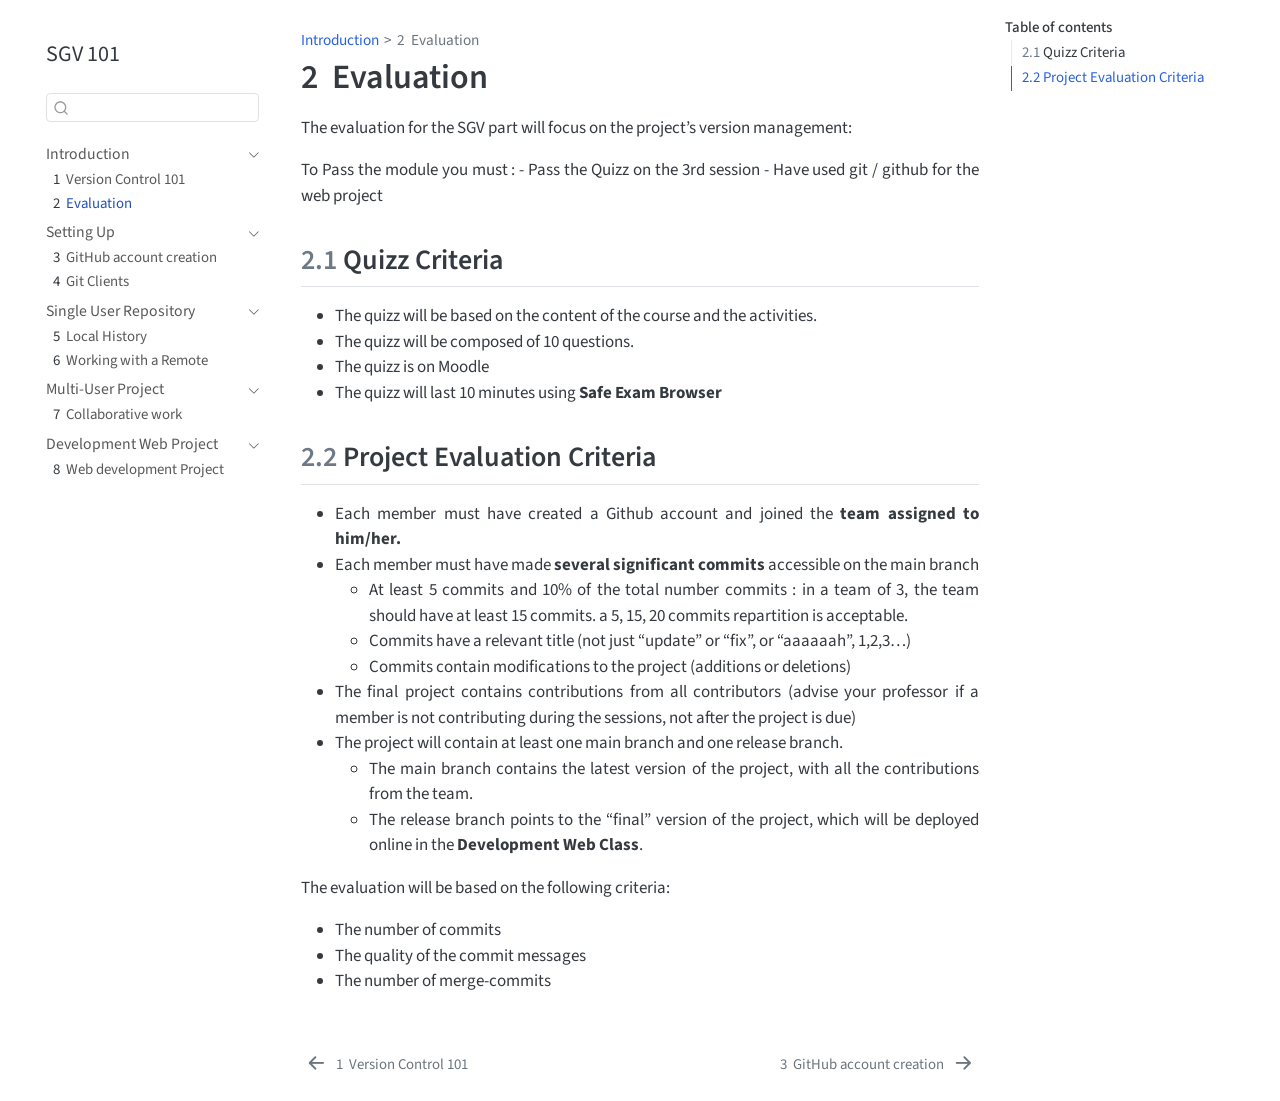
<file: evaluation.html>
<!DOCTYPE html>
<html xmlns="http://www.w3.org/1999/xhtml" lang="en" xml:lang="en"><head>

<meta charset="utf-8">
<meta name="generator" content="quarto-1.8.25">

<meta name="viewport" content="width=device-width, initial-scale=1.0, user-scalable=yes">


<title>2&nbsp; Evaluation – SGV 101</title>
<style>
code{white-space: pre-wrap;}
span.smallcaps{font-variant: small-caps;}
div.columns{display: flex; gap: min(4vw, 1.5em);}
div.column{flex: auto; overflow-x: auto;}
div.hanging-indent{margin-left: 1.5em; text-indent: -1.5em;}
ul.task-list{list-style: none;}
ul.task-list li input[type="checkbox"] {
  width: 0.8em;
  margin: 0 0.8em 0.2em -1em; /* quarto-specific, see https://github.com/quarto-dev/quarto-cli/issues/4556 */ 
  vertical-align: middle;
}
</style>


<script src="site_libs/quarto-nav/quarto-nav.js"></script>
<script src="site_libs/quarto-nav/headroom.min.js"></script>
<script src="site_libs/clipboard/clipboard.min.js"></script>
<script src="site_libs/quarto-search/autocomplete.umd.js"></script>
<script src="site_libs/quarto-search/fuse.min.js"></script>
<script src="site_libs/quarto-search/quarto-search.js"></script>
<meta name="quarto:offset" content="./">
<link href="./activities/setup/Github_Account_Creation.html" rel="next">
<link href="./index.html" rel="prev">
<script src="site_libs/quarto-html/quarto.js" type="module"></script>
<script src="site_libs/quarto-html/tabsets/tabsets.js" type="module"></script>
<script src="site_libs/quarto-html/axe/axe-check.js" type="module"></script>
<script src="site_libs/quarto-html/popper.min.js"></script>
<script src="site_libs/quarto-html/tippy.umd.min.js"></script>
<script src="site_libs/quarto-html/anchor.min.js"></script>
<link href="site_libs/quarto-html/tippy.css" rel="stylesheet">
<link href="site_libs/quarto-html/quarto-syntax-highlighting-7b89279ff1a6dce999919e0e67d4d9ec.css" rel="stylesheet" id="quarto-text-highlighting-styles">
<script src="site_libs/bootstrap/bootstrap.min.js"></script>
<link href="site_libs/bootstrap/bootstrap-icons.css" rel="stylesheet">
<link href="site_libs/bootstrap/bootstrap-27c261d06b905028a18691de25d09dde.min.css" rel="stylesheet" append-hash="true" id="quarto-bootstrap" data-mode="light">
<script id="quarto-search-options" type="application/json">{
  "location": "sidebar",
  "copy-button": false,
  "collapse-after": 3,
  "panel-placement": "start",
  "type": "textbox",
  "limit": 50,
  "keyboard-shortcut": [
    "f",
    "/",
    "s"
  ],
  "show-item-context": false,
  "language": {
    "search-no-results-text": "No results",
    "search-matching-documents-text": "matching documents",
    "search-copy-link-title": "Copy link to search",
    "search-hide-matches-text": "Hide additional matches",
    "search-more-match-text": "more match in this document",
    "search-more-matches-text": "more matches in this document",
    "search-clear-button-title": "Clear",
    "search-text-placeholder": "",
    "search-detached-cancel-button-title": "Cancel",
    "search-submit-button-title": "Submit",
    "search-label": "Search"
  }
}</script>


<link rel="stylesheet" href="styles.css">
</head>

<body class="nav-sidebar floating quarto-light">

<div id="quarto-search-results"></div>
  <header id="quarto-header" class="headroom fixed-top">
  <nav class="quarto-secondary-nav">
    <div class="container-fluid d-flex">
      <button type="button" class="quarto-btn-toggle btn" data-bs-toggle="collapse" role="button" data-bs-target=".quarto-sidebar-collapse-item" aria-controls="quarto-sidebar" aria-expanded="false" aria-label="Toggle sidebar navigation" onclick="if (window.quartoToggleHeadroom) { window.quartoToggleHeadroom(); }">
        <i class="bi bi-layout-text-sidebar-reverse"></i>
      </button>
        <nav class="quarto-page-breadcrumbs" aria-label="breadcrumb"><ol class="breadcrumb"><li class="breadcrumb-item"><a href="./index.html">Introduction</a></li><li class="breadcrumb-item"><a href="./evaluation.html"><span class="chapter-number">2</span>&nbsp; <span class="chapter-title">Evaluation</span></a></li></ol></nav>
        <a class="flex-grow-1" role="navigation" data-bs-toggle="collapse" data-bs-target=".quarto-sidebar-collapse-item" aria-controls="quarto-sidebar" aria-expanded="false" aria-label="Toggle sidebar navigation" onclick="if (window.quartoToggleHeadroom) { window.quartoToggleHeadroom(); }">      
        </a>
      <button type="button" class="btn quarto-search-button" aria-label="Search" onclick="window.quartoOpenSearch();">
        <i class="bi bi-search"></i>
      </button>
    </div>
  </nav>
</header>
<!-- content -->
<div id="quarto-content" class="quarto-container page-columns page-rows-contents page-layout-article">
<!-- sidebar -->
  <nav id="quarto-sidebar" class="sidebar collapse collapse-horizontal quarto-sidebar-collapse-item sidebar-navigation floating overflow-auto">
    <div class="pt-lg-2 mt-2 text-left sidebar-header sidebar-header-stacked">
      <a href="./index.html" class="sidebar-logo-link">
      </a>
    <div class="sidebar-title mb-0 py-0">
      <a href="./">SGV 101</a> 
    </div>
      </div>
        <div class="mt-2 flex-shrink-0 align-items-center">
        <div class="sidebar-search">
        <div id="quarto-search" class="" title="Search"></div>
        </div>
        </div>
    <div class="sidebar-menu-container"> 
    <ul class="list-unstyled mt-1">
        <li class="sidebar-item sidebar-item-section">
      <div class="sidebar-item-container"> 
            <a class="sidebar-item-text sidebar-link text-start" data-bs-toggle="collapse" data-bs-target="#quarto-sidebar-section-1" role="navigation" aria-expanded="true">
 <span class="menu-text">Introduction</span></a>
          <a class="sidebar-item-toggle text-start" data-bs-toggle="collapse" data-bs-target="#quarto-sidebar-section-1" role="navigation" aria-expanded="true" aria-label="Toggle section">
            <i class="bi bi-chevron-right ms-2"></i>
          </a> 
      </div>
      <ul id="quarto-sidebar-section-1" class="collapse list-unstyled sidebar-section depth1 show">  
          <li class="sidebar-item">
  <div class="sidebar-item-container"> 
  <a href="./index.html" class="sidebar-item-text sidebar-link">
 <span class="menu-text"><span class="chapter-number">1</span>&nbsp; <span class="chapter-title">Version Control 101</span></span></a>
  </div>
</li>
          <li class="sidebar-item">
  <div class="sidebar-item-container"> 
  <a href="./evaluation.html" class="sidebar-item-text sidebar-link active">
 <span class="menu-text"><span class="chapter-number">2</span>&nbsp; <span class="chapter-title">Evaluation</span></span></a>
  </div>
</li>
      </ul>
  </li>
        <li class="sidebar-item sidebar-item-section">
      <div class="sidebar-item-container"> 
            <a class="sidebar-item-text sidebar-link text-start" data-bs-toggle="collapse" data-bs-target="#quarto-sidebar-section-2" role="navigation" aria-expanded="true">
 <span class="menu-text">Setting Up</span></a>
          <a class="sidebar-item-toggle text-start" data-bs-toggle="collapse" data-bs-target="#quarto-sidebar-section-2" role="navigation" aria-expanded="true" aria-label="Toggle section">
            <i class="bi bi-chevron-right ms-2"></i>
          </a> 
      </div>
      <ul id="quarto-sidebar-section-2" class="collapse list-unstyled sidebar-section depth1 show">  
          <li class="sidebar-item">
  <div class="sidebar-item-container"> 
  <a href="./activities/setup/Github_Account_Creation.html" class="sidebar-item-text sidebar-link">
 <span class="menu-text"><span class="chapter-number">3</span>&nbsp; <span class="chapter-title">GitHub account creation</span></span></a>
  </div>
</li>
          <li class="sidebar-item">
  <div class="sidebar-item-container"> 
  <a href="./activities/setup/Git_Clients.html" class="sidebar-item-text sidebar-link">
 <span class="menu-text"><span class="chapter-number">4</span>&nbsp; <span class="chapter-title">Git Clients</span></span></a>
  </div>
</li>
      </ul>
  </li>
        <li class="sidebar-item sidebar-item-section">
      <div class="sidebar-item-container"> 
            <a href="./activities/class_1/Single-User-Project.html" class="sidebar-item-text sidebar-link">
 <span class="menu-text">Single User Repository</span></a>
          <a class="sidebar-item-toggle text-start" data-bs-toggle="collapse" data-bs-target="#quarto-sidebar-section-3" role="navigation" aria-expanded="true" aria-label="Toggle section">
            <i class="bi bi-chevron-right ms-2"></i>
          </a> 
      </div>
      <ul id="quarto-sidebar-section-3" class="collapse list-unstyled sidebar-section depth1 show">  
          <li class="sidebar-item">
  <div class="sidebar-item-container"> 
  <a href="./activities/class_1/local-history.html" class="sidebar-item-text sidebar-link">
 <span class="menu-text"><span class="chapter-number">5</span>&nbsp; <span class="chapter-title">Local History</span></span></a>
  </div>
</li>
          <li class="sidebar-item">
  <div class="sidebar-item-container"> 
  <a href="./activities/class_1/remote-history.html" class="sidebar-item-text sidebar-link">
 <span class="menu-text"><span class="chapter-number">6</span>&nbsp; <span class="chapter-title">Working with a Remote</span></span></a>
  </div>
</li>
      </ul>
  </li>
        <li class="sidebar-item sidebar-item-section">
      <div class="sidebar-item-container"> 
            <a class="sidebar-item-text sidebar-link text-start" data-bs-toggle="collapse" data-bs-target="#quarto-sidebar-section-4" role="navigation" aria-expanded="true">
 <span class="menu-text">Multi-User Project</span></a>
          <a class="sidebar-item-toggle text-start" data-bs-toggle="collapse" data-bs-target="#quarto-sidebar-section-4" role="navigation" aria-expanded="true" aria-label="Toggle section">
            <i class="bi bi-chevron-right ms-2"></i>
          </a> 
      </div>
      <ul id="quarto-sidebar-section-4" class="collapse list-unstyled sidebar-section depth1 show">  
          <li class="sidebar-item">
  <div class="sidebar-item-container"> 
  <a href="./activities/class_1/collaborative-project.html" class="sidebar-item-text sidebar-link">
 <span class="menu-text"><span class="chapter-number">7</span>&nbsp; <span class="chapter-title">Collaborative work</span></span></a>
  </div>
</li>
      </ul>
  </li>
        <li class="sidebar-item sidebar-item-section">
      <div class="sidebar-item-container"> 
            <a class="sidebar-item-text sidebar-link text-start" data-bs-toggle="collapse" data-bs-target="#quarto-sidebar-section-5" role="navigation" aria-expanded="true">
 <span class="menu-text">Development Web Project</span></a>
          <a class="sidebar-item-toggle text-start" data-bs-toggle="collapse" data-bs-target="#quarto-sidebar-section-5" role="navigation" aria-expanded="true" aria-label="Toggle section">
            <i class="bi bi-chevron-right ms-2"></i>
          </a> 
      </div>
      <ul id="quarto-sidebar-section-5" class="collapse list-unstyled sidebar-section depth1 show">  
          <li class="sidebar-item">
  <div class="sidebar-item-container"> 
  <a href="./activities/Multi-User-Projet.html" class="sidebar-item-text sidebar-link">
 <span class="menu-text"><span class="chapter-number">8</span>&nbsp; <span class="chapter-title">Web development Project</span></span></a>
  </div>
</li>
      </ul>
  </li>
    </ul>
    </div>
</nav>
<div id="quarto-sidebar-glass" class="quarto-sidebar-collapse-item" data-bs-toggle="collapse" data-bs-target=".quarto-sidebar-collapse-item"></div>
<!-- margin-sidebar -->
    <div id="quarto-margin-sidebar" class="sidebar margin-sidebar">
        <nav id="TOC" role="doc-toc" class="toc-active">
    <h2 id="toc-title">Table of contents</h2>
   
  <ul>
  <li><a href="#quizz-criteria" id="toc-quizz-criteria" class="nav-link active" data-scroll-target="#quizz-criteria"><span class="header-section-number">2.1</span> Quizz Criteria</a></li>
  <li><a href="#project-evaluation-criteria" id="toc-project-evaluation-criteria" class="nav-link" data-scroll-target="#project-evaluation-criteria"><span class="header-section-number">2.2</span> Project Evaluation Criteria</a></li>
  </ul>
</nav>
    </div>
<!-- main -->
<main class="content" id="quarto-document-content">

<header id="title-block-header" class="quarto-title-block default"><nav class="quarto-page-breadcrumbs quarto-title-breadcrumbs d-none d-lg-block" aria-label="breadcrumb"><ol class="breadcrumb"><li class="breadcrumb-item"><a href="./index.html">Introduction</a></li><li class="breadcrumb-item"><a href="./evaluation.html"><span class="chapter-number">2</span>&nbsp; <span class="chapter-title">Evaluation</span></a></li></ol></nav>
<div class="quarto-title">
<h1 class="title"><span class="chapter-number">2</span>&nbsp; <span class="chapter-title">Evaluation</span></h1>
</div>



<div class="quarto-title-meta">

    
  
    
  </div>
  


</header>


<p>The evaluation for the SGV part will focus on the project’s version management:</p>
<p>To Pass the module you must : - Pass the Quizz on the 3rd session - Have used git / github for the web project</p>
<section id="quizz-criteria" class="level2" data-number="2.1">
<h2 data-number="2.1" class="anchored" data-anchor-id="quizz-criteria"><span class="header-section-number">2.1</span> Quizz Criteria</h2>
<ul>
<li>The quizz will be based on the content of the course and the activities.</li>
<li>The quizz will be composed of 10 questions.</li>
<li>The quizz is on Moodle</li>
<li>The quizz will last 10 minutes using <strong>Safe Exam Browser</strong></li>
</ul>
</section>
<section id="project-evaluation-criteria" class="level2" data-number="2.2">
<h2 data-number="2.2" class="anchored" data-anchor-id="project-evaluation-criteria"><span class="header-section-number">2.2</span> Project Evaluation Criteria</h2>
<ul>
<li>Each member must have created a Github account and joined the <strong>team assigned to him/her.</strong></li>
<li>Each member must have made <strong>several significant commits</strong> accessible on the main branch
<ul>
<li>At least 5 commits and 10% of the total number commits : in a team of 3, the team should have at least 15 commits. a 5, 15, 20 commits repartition is acceptable.</li>
<li>Commits have a relevant title (not just “update” or “fix”, or “aaaaaah”, 1,2,3…)</li>
<li>Commits contain modifications to the project (additions or deletions)</li>
</ul></li>
<li>The final project contains contributions from all contributors (advise your professor if a member is not contributing during the sessions, not after the project is due)</li>
<li>The project will contain at least one main branch and one release branch.
<ul>
<li>The main branch contains the latest version of the project, with all the contributions from the team.</li>
<li>The release branch points to the “final” version of the project, which will be deployed online in the <strong>Development Web Class</strong>.</li>
</ul></li>
</ul>
<p>The evaluation will be based on the following criteria:</p>
<ul>
<li>The number of commits</li>
<li>The quality of the commit messages</li>
<li>The number of merge-commits</li>
</ul>


</section>

</main> <!-- /main -->
<script id="quarto-html-after-body" type="application/javascript">
  window.document.addEventListener("DOMContentLoaded", function (event) {
    const icon = "";
    const anchorJS = new window.AnchorJS();
    anchorJS.options = {
      placement: 'right',
      icon: icon
    };
    anchorJS.add('.anchored');
    const isCodeAnnotation = (el) => {
      for (const clz of el.classList) {
        if (clz.startsWith('code-annotation-')) {                     
          return true;
        }
      }
      return false;
    }
    const onCopySuccess = function(e) {
      // button target
      const button = e.trigger;
      // don't keep focus
      button.blur();
      // flash "checked"
      button.classList.add('code-copy-button-checked');
      var currentTitle = button.getAttribute("title");
      button.setAttribute("title", "Copied!");
      let tooltip;
      if (window.bootstrap) {
        button.setAttribute("data-bs-toggle", "tooltip");
        button.setAttribute("data-bs-placement", "left");
        button.setAttribute("data-bs-title", "Copied!");
        tooltip = new bootstrap.Tooltip(button, 
          { trigger: "manual", 
            customClass: "code-copy-button-tooltip",
            offset: [0, -8]});
        tooltip.show();    
      }
      setTimeout(function() {
        if (tooltip) {
          tooltip.hide();
          button.removeAttribute("data-bs-title");
          button.removeAttribute("data-bs-toggle");
          button.removeAttribute("data-bs-placement");
        }
        button.setAttribute("title", currentTitle);
        button.classList.remove('code-copy-button-checked');
      }, 1000);
      // clear code selection
      e.clearSelection();
    }
    const getTextToCopy = function(trigger) {
      const outerScaffold = trigger.parentElement.cloneNode(true);
      const codeEl = outerScaffold.querySelector('code');
      for (const childEl of codeEl.children) {
        if (isCodeAnnotation(childEl)) {
          childEl.remove();
        }
      }
      return codeEl.innerText;
    }
    const clipboard = new window.ClipboardJS('.code-copy-button:not([data-in-quarto-modal])', {
      text: getTextToCopy
    });
    clipboard.on('success', onCopySuccess);
    if (window.document.getElementById('quarto-embedded-source-code-modal')) {
      const clipboardModal = new window.ClipboardJS('.code-copy-button[data-in-quarto-modal]', {
        text: getTextToCopy,
        container: window.document.getElementById('quarto-embedded-source-code-modal')
      });
      clipboardModal.on('success', onCopySuccess);
    }
      var localhostRegex = new RegExp(/^(?:http|https):\/\/localhost\:?[0-9]*\//);
      var mailtoRegex = new RegExp(/^mailto:/);
        var filterRegex = new RegExp('/' + window.location.host + '/');
      var isInternal = (href) => {
          return filterRegex.test(href) || localhostRegex.test(href) || mailtoRegex.test(href);
      }
      // Inspect non-navigation links and adorn them if external
     var links = window.document.querySelectorAll('a[href]:not(.nav-link):not(.navbar-brand):not(.toc-action):not(.sidebar-link):not(.sidebar-item-toggle):not(.pagination-link):not(.no-external):not([aria-hidden]):not(.dropdown-item):not(.quarto-navigation-tool):not(.about-link)');
      for (var i=0; i<links.length; i++) {
        const link = links[i];
        if (!isInternal(link.href)) {
          // undo the damage that might have been done by quarto-nav.js in the case of
          // links that we want to consider external
          if (link.dataset.originalHref !== undefined) {
            link.href = link.dataset.originalHref;
          }
        }
      }
    function tippyHover(el, contentFn, onTriggerFn, onUntriggerFn) {
      const config = {
        allowHTML: true,
        maxWidth: 500,
        delay: 100,
        arrow: false,
        appendTo: function(el) {
            return el.parentElement;
        },
        interactive: true,
        interactiveBorder: 10,
        theme: 'quarto',
        placement: 'bottom-start',
      };
      if (contentFn) {
        config.content = contentFn;
      }
      if (onTriggerFn) {
        config.onTrigger = onTriggerFn;
      }
      if (onUntriggerFn) {
        config.onUntrigger = onUntriggerFn;
      }
      window.tippy(el, config); 
    }
    const noterefs = window.document.querySelectorAll('a[role="doc-noteref"]');
    for (var i=0; i<noterefs.length; i++) {
      const ref = noterefs[i];
      tippyHover(ref, function() {
        // use id or data attribute instead here
        let href = ref.getAttribute('data-footnote-href') || ref.getAttribute('href');
        try { href = new URL(href).hash; } catch {}
        const id = href.replace(/^#\/?/, "");
        const note = window.document.getElementById(id);
        if (note) {
          return note.innerHTML;
        } else {
          return "";
        }
      });
    }
    const xrefs = window.document.querySelectorAll('a.quarto-xref');
    const processXRef = (id, note) => {
      // Strip column container classes
      const stripColumnClz = (el) => {
        el.classList.remove("page-full", "page-columns");
        if (el.children) {
          for (const child of el.children) {
            stripColumnClz(child);
          }
        }
      }
      stripColumnClz(note)
      if (id === null || id.startsWith('sec-')) {
        // Special case sections, only their first couple elements
        const container = document.createElement("div");
        if (note.children && note.children.length > 2) {
          container.appendChild(note.children[0].cloneNode(true));
          for (let i = 1; i < note.children.length; i++) {
            const child = note.children[i];
            if (child.tagName === "P" && child.innerText === "") {
              continue;
            } else {
              container.appendChild(child.cloneNode(true));
              break;
            }
          }
          if (window.Quarto?.typesetMath) {
            window.Quarto.typesetMath(container);
          }
          return container.innerHTML
        } else {
          if (window.Quarto?.typesetMath) {
            window.Quarto.typesetMath(note);
          }
          return note.innerHTML;
        }
      } else {
        // Remove any anchor links if they are present
        const anchorLink = note.querySelector('a.anchorjs-link');
        if (anchorLink) {
          anchorLink.remove();
        }
        if (window.Quarto?.typesetMath) {
          window.Quarto.typesetMath(note);
        }
        if (note.classList.contains("callout")) {
          return note.outerHTML;
        } else {
          return note.innerHTML;
        }
      }
    }
    for (var i=0; i<xrefs.length; i++) {
      const xref = xrefs[i];
      tippyHover(xref, undefined, function(instance) {
        instance.disable();
        let url = xref.getAttribute('href');
        let hash = undefined; 
        if (url.startsWith('#')) {
          hash = url;
        } else {
          try { hash = new URL(url).hash; } catch {}
        }
        if (hash) {
          const id = hash.replace(/^#\/?/, "");
          const note = window.document.getElementById(id);
          if (note !== null) {
            try {
              const html = processXRef(id, note.cloneNode(true));
              instance.setContent(html);
            } finally {
              instance.enable();
              instance.show();
            }
          } else {
            // See if we can fetch this
            fetch(url.split('#')[0])
            .then(res => res.text())
            .then(html => {
              const parser = new DOMParser();
              const htmlDoc = parser.parseFromString(html, "text/html");
              const note = htmlDoc.getElementById(id);
              if (note !== null) {
                const html = processXRef(id, note);
                instance.setContent(html);
              } 
            }).finally(() => {
              instance.enable();
              instance.show();
            });
          }
        } else {
          // See if we can fetch a full url (with no hash to target)
          // This is a special case and we should probably do some content thinning / targeting
          fetch(url)
          .then(res => res.text())
          .then(html => {
            const parser = new DOMParser();
            const htmlDoc = parser.parseFromString(html, "text/html");
            const note = htmlDoc.querySelector('main.content');
            if (note !== null) {
              // This should only happen for chapter cross references
              // (since there is no id in the URL)
              // remove the first header
              if (note.children.length > 0 && note.children[0].tagName === "HEADER") {
                note.children[0].remove();
              }
              const html = processXRef(null, note);
              instance.setContent(html);
            } 
          }).finally(() => {
            instance.enable();
            instance.show();
          });
        }
      }, function(instance) {
      });
    }
        let selectedAnnoteEl;
        const selectorForAnnotation = ( cell, annotation) => {
          let cellAttr = 'data-code-cell="' + cell + '"';
          let lineAttr = 'data-code-annotation="' +  annotation + '"';
          const selector = 'span[' + cellAttr + '][' + lineAttr + ']';
          return selector;
        }
        const selectCodeLines = (annoteEl) => {
          const doc = window.document;
          const targetCell = annoteEl.getAttribute("data-target-cell");
          const targetAnnotation = annoteEl.getAttribute("data-target-annotation");
          const annoteSpan = window.document.querySelector(selectorForAnnotation(targetCell, targetAnnotation));
          const lines = annoteSpan.getAttribute("data-code-lines").split(",");
          const lineIds = lines.map((line) => {
            return targetCell + "-" + line;
          })
          let top = null;
          let height = null;
          let parent = null;
          if (lineIds.length > 0) {
              //compute the position of the single el (top and bottom and make a div)
              const el = window.document.getElementById(lineIds[0]);
              top = el.offsetTop;
              height = el.offsetHeight;
              parent = el.parentElement.parentElement;
            if (lineIds.length > 1) {
              const lastEl = window.document.getElementById(lineIds[lineIds.length - 1]);
              const bottom = lastEl.offsetTop + lastEl.offsetHeight;
              height = bottom - top;
            }
            if (top !== null && height !== null && parent !== null) {
              // cook up a div (if necessary) and position it 
              let div = window.document.getElementById("code-annotation-line-highlight");
              if (div === null) {
                div = window.document.createElement("div");
                div.setAttribute("id", "code-annotation-line-highlight");
                div.style.position = 'absolute';
                parent.appendChild(div);
              }
              div.style.top = top - 2 + "px";
              div.style.height = height + 4 + "px";
              div.style.left = 0;
              let gutterDiv = window.document.getElementById("code-annotation-line-highlight-gutter");
              if (gutterDiv === null) {
                gutterDiv = window.document.createElement("div");
                gutterDiv.setAttribute("id", "code-annotation-line-highlight-gutter");
                gutterDiv.style.position = 'absolute';
                const codeCell = window.document.getElementById(targetCell);
                const gutter = codeCell.querySelector('.code-annotation-gutter');
                gutter.appendChild(gutterDiv);
              }
              gutterDiv.style.top = top - 2 + "px";
              gutterDiv.style.height = height + 4 + "px";
            }
            selectedAnnoteEl = annoteEl;
          }
        };
        const unselectCodeLines = () => {
          const elementsIds = ["code-annotation-line-highlight", "code-annotation-line-highlight-gutter"];
          elementsIds.forEach((elId) => {
            const div = window.document.getElementById(elId);
            if (div) {
              div.remove();
            }
          });
          selectedAnnoteEl = undefined;
        };
          // Handle positioning of the toggle
      window.addEventListener(
        "resize",
        throttle(() => {
          elRect = undefined;
          if (selectedAnnoteEl) {
            selectCodeLines(selectedAnnoteEl);
          }
        }, 10)
      );
      function throttle(fn, ms) {
      let throttle = false;
      let timer;
        return (...args) => {
          if(!throttle) { // first call gets through
              fn.apply(this, args);
              throttle = true;
          } else { // all the others get throttled
              if(timer) clearTimeout(timer); // cancel #2
              timer = setTimeout(() => {
                fn.apply(this, args);
                timer = throttle = false;
              }, ms);
          }
        };
      }
        // Attach click handler to the DT
        const annoteDls = window.document.querySelectorAll('dt[data-target-cell]');
        for (const annoteDlNode of annoteDls) {
          annoteDlNode.addEventListener('click', (event) => {
            const clickedEl = event.target;
            if (clickedEl !== selectedAnnoteEl) {
              unselectCodeLines();
              const activeEl = window.document.querySelector('dt[data-target-cell].code-annotation-active');
              if (activeEl) {
                activeEl.classList.remove('code-annotation-active');
              }
              selectCodeLines(clickedEl);
              clickedEl.classList.add('code-annotation-active');
            } else {
              // Unselect the line
              unselectCodeLines();
              clickedEl.classList.remove('code-annotation-active');
            }
          });
        }
    const findCites = (el) => {
      const parentEl = el.parentElement;
      if (parentEl) {
        const cites = parentEl.dataset.cites;
        if (cites) {
          return {
            el,
            cites: cites.split(' ')
          };
        } else {
          return findCites(el.parentElement)
        }
      } else {
        return undefined;
      }
    };
    var bibliorefs = window.document.querySelectorAll('a[role="doc-biblioref"]');
    for (var i=0; i<bibliorefs.length; i++) {
      const ref = bibliorefs[i];
      const citeInfo = findCites(ref);
      if (citeInfo) {
        tippyHover(citeInfo.el, function() {
          var popup = window.document.createElement('div');
          citeInfo.cites.forEach(function(cite) {
            var citeDiv = window.document.createElement('div');
            citeDiv.classList.add('hanging-indent');
            citeDiv.classList.add('csl-entry');
            var biblioDiv = window.document.getElementById('ref-' + cite);
            if (biblioDiv) {
              citeDiv.innerHTML = biblioDiv.innerHTML;
            }
            popup.appendChild(citeDiv);
          });
          return popup.innerHTML;
        });
      }
    }
  });
  </script>
<nav class="page-navigation">
  <div class="nav-page nav-page-previous">
      <a href="./index.html" class="pagination-link" aria-label="Version Control 101">
        <i class="bi bi-arrow-left-short"></i> <span class="nav-page-text"><span class="chapter-number">1</span>&nbsp; <span class="chapter-title">Version Control 101</span></span>
      </a>          
  </div>
  <div class="nav-page nav-page-next">
      <a href="./activities/setup/Github_Account_Creation.html" class="pagination-link" aria-label="GitHub account creation">
        <span class="nav-page-text"><span class="chapter-number">3</span>&nbsp; <span class="chapter-title">GitHub account creation</span></span> <i class="bi bi-arrow-right-short"></i>
      </a>
  </div>
</nav>
</div> <!-- /content -->




</body></html>
</file>
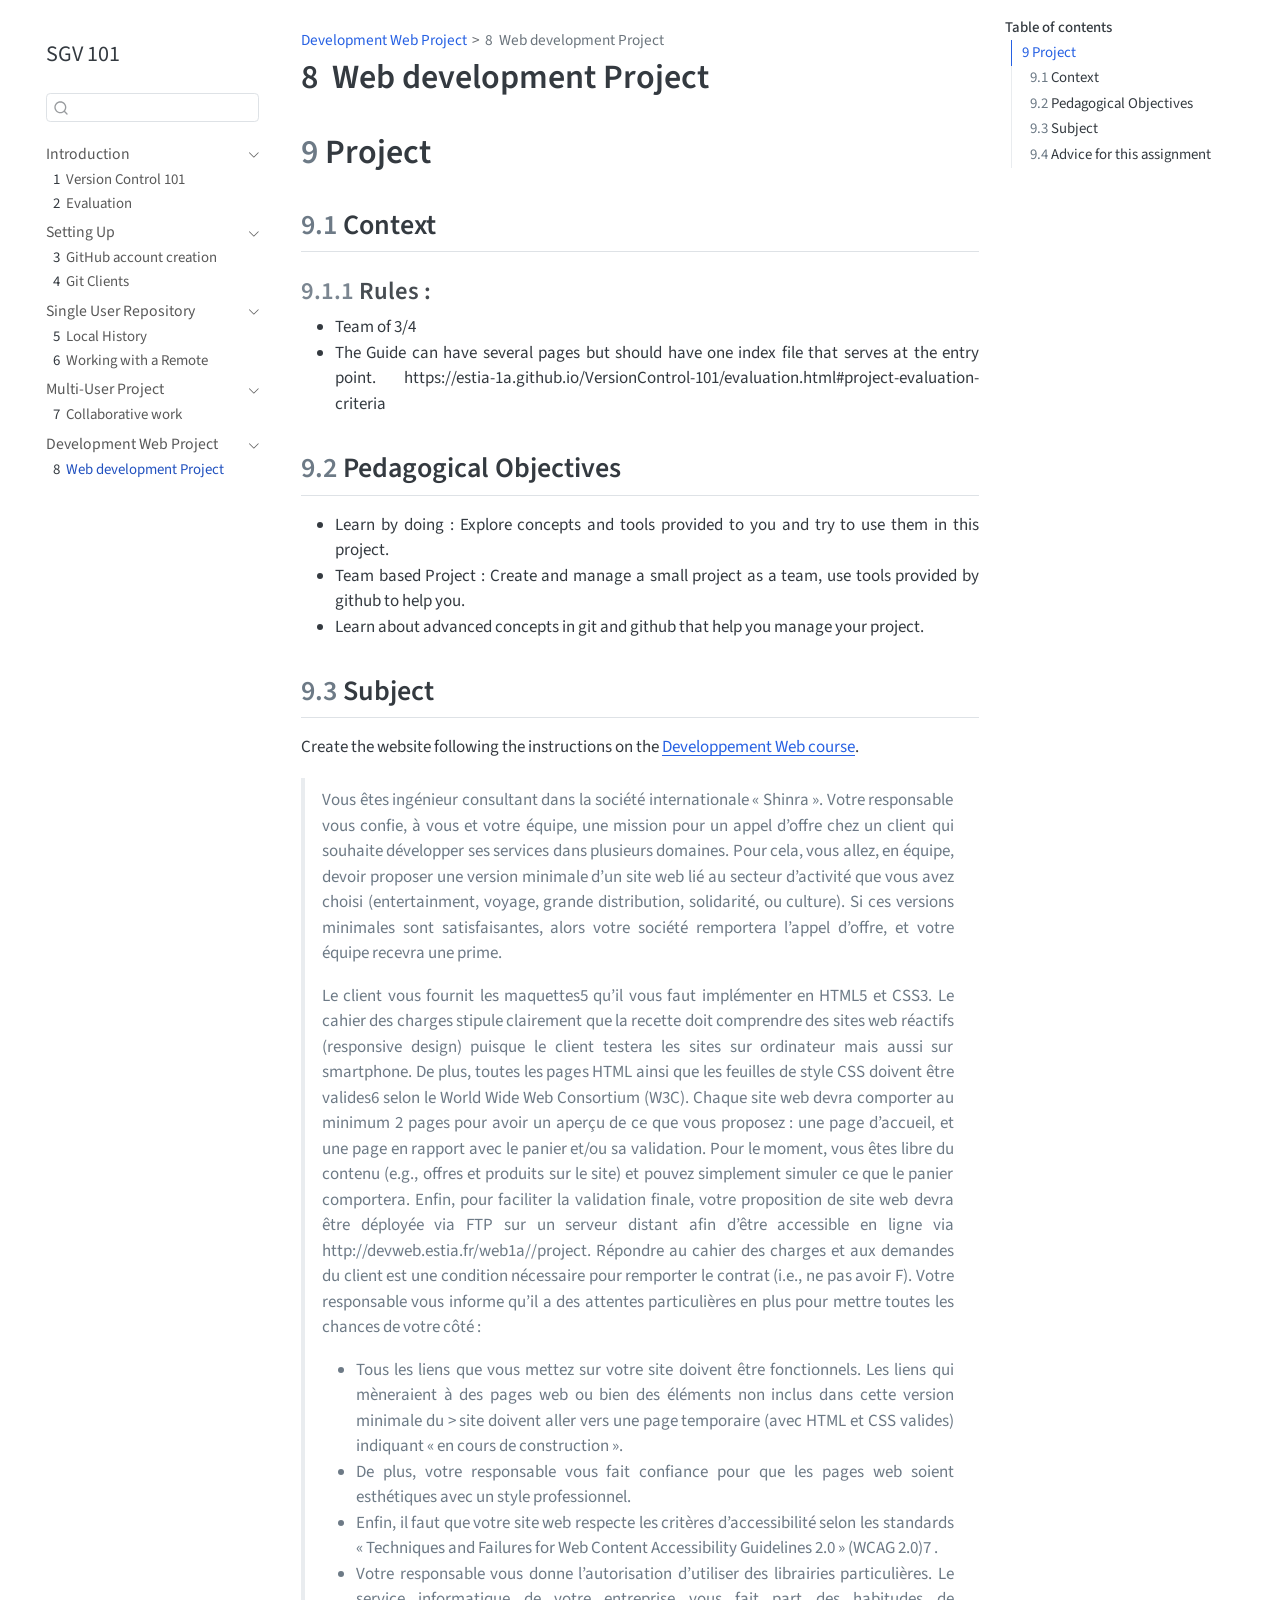
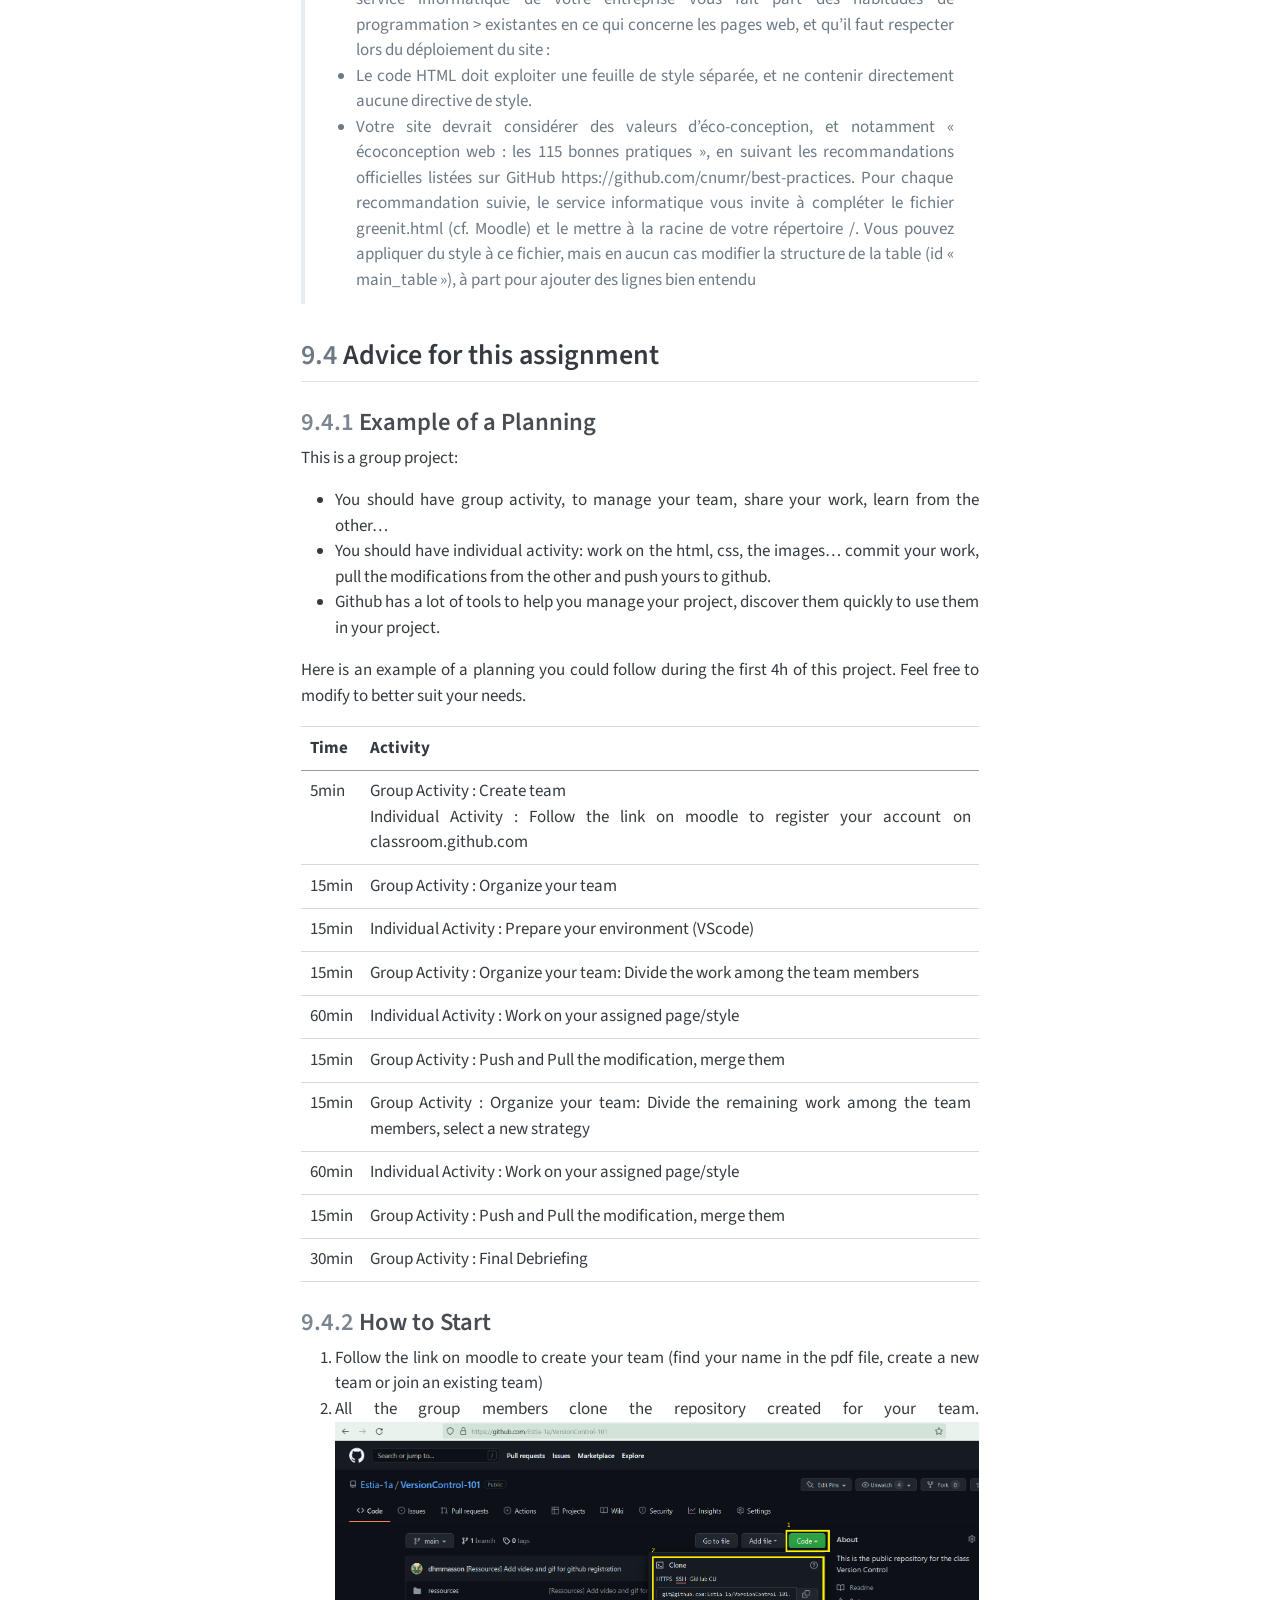
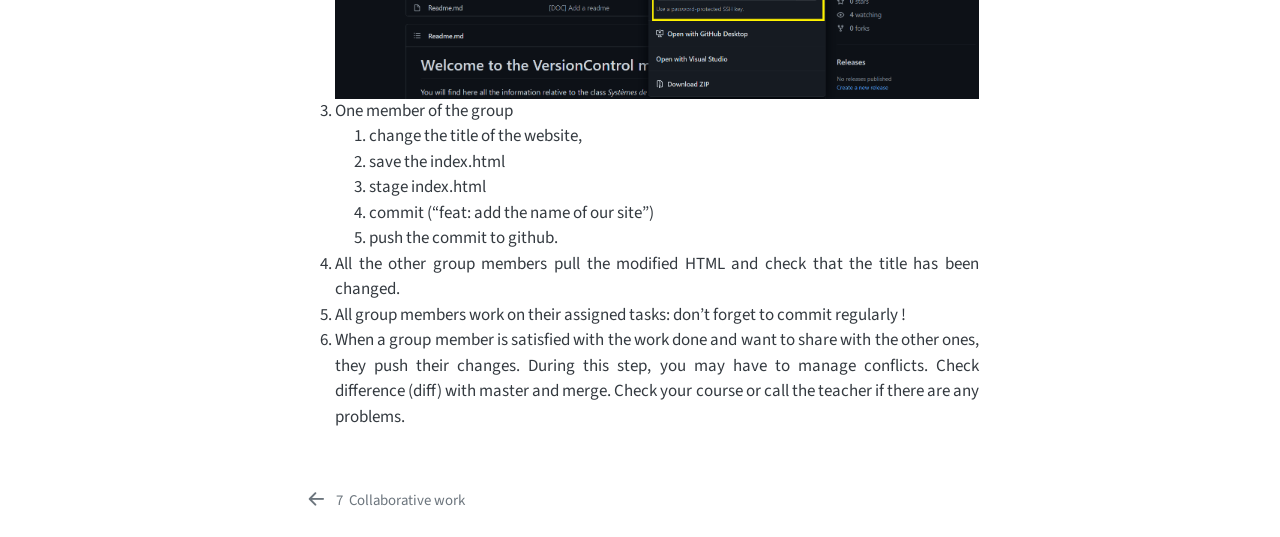
<file: activities/Multi-User-Projet.html>
<!DOCTYPE html>
<html xmlns="http://www.w3.org/1999/xhtml" lang="en" xml:lang="en"><head>

<meta charset="utf-8">
<meta name="generator" content="quarto-1.8.25">

<meta name="viewport" content="width=device-width, initial-scale=1.0, user-scalable=yes">


<title>8&nbsp; Web development Project – SGV 101</title>
<style>
code{white-space: pre-wrap;}
span.smallcaps{font-variant: small-caps;}
div.columns{display: flex; gap: min(4vw, 1.5em);}
div.column{flex: auto; overflow-x: auto;}
div.hanging-indent{margin-left: 1.5em; text-indent: -1.5em;}
ul.task-list{list-style: none;}
ul.task-list li input[type="checkbox"] {
  width: 0.8em;
  margin: 0 0.8em 0.2em -1em; /* quarto-specific, see https://github.com/quarto-dev/quarto-cli/issues/4556 */ 
  vertical-align: middle;
}
</style>


<script src="../site_libs/quarto-nav/quarto-nav.js"></script>
<script src="../site_libs/quarto-nav/headroom.min.js"></script>
<script src="../site_libs/clipboard/clipboard.min.js"></script>
<script src="../site_libs/quarto-search/autocomplete.umd.js"></script>
<script src="../site_libs/quarto-search/fuse.min.js"></script>
<script src="../site_libs/quarto-search/quarto-search.js"></script>
<meta name="quarto:offset" content="../">
<link href="../activities/class_1/collaborative-project.html" rel="prev">
<script src="../site_libs/quarto-html/quarto.js" type="module"></script>
<script src="../site_libs/quarto-html/tabsets/tabsets.js" type="module"></script>
<script src="../site_libs/quarto-html/axe/axe-check.js" type="module"></script>
<script src="../site_libs/quarto-html/popper.min.js"></script>
<script src="../site_libs/quarto-html/tippy.umd.min.js"></script>
<script src="../site_libs/quarto-html/anchor.min.js"></script>
<link href="../site_libs/quarto-html/tippy.css" rel="stylesheet">
<link href="../site_libs/quarto-html/quarto-syntax-highlighting-7b89279ff1a6dce999919e0e67d4d9ec.css" rel="stylesheet" id="quarto-text-highlighting-styles">
<script src="../site_libs/bootstrap/bootstrap.min.js"></script>
<link href="../site_libs/bootstrap/bootstrap-icons.css" rel="stylesheet">
<link href="../site_libs/bootstrap/bootstrap-27c261d06b905028a18691de25d09dde.min.css" rel="stylesheet" append-hash="true" id="quarto-bootstrap" data-mode="light">
<script id="quarto-search-options" type="application/json">{
  "location": "sidebar",
  "copy-button": false,
  "collapse-after": 3,
  "panel-placement": "start",
  "type": "textbox",
  "limit": 50,
  "keyboard-shortcut": [
    "f",
    "/",
    "s"
  ],
  "show-item-context": false,
  "language": {
    "search-no-results-text": "No results",
    "search-matching-documents-text": "matching documents",
    "search-copy-link-title": "Copy link to search",
    "search-hide-matches-text": "Hide additional matches",
    "search-more-match-text": "more match in this document",
    "search-more-matches-text": "more matches in this document",
    "search-clear-button-title": "Clear",
    "search-text-placeholder": "",
    "search-detached-cancel-button-title": "Cancel",
    "search-submit-button-title": "Submit",
    "search-label": "Search"
  }
}</script>


<link rel="stylesheet" href="../styles.css">
</head>

<body class="nav-sidebar floating quarto-light">

<div id="quarto-search-results"></div>
  <header id="quarto-header" class="headroom fixed-top">
  <nav class="quarto-secondary-nav">
    <div class="container-fluid d-flex">
      <button type="button" class="quarto-btn-toggle btn" data-bs-toggle="collapse" role="button" data-bs-target=".quarto-sidebar-collapse-item" aria-controls="quarto-sidebar" aria-expanded="false" aria-label="Toggle sidebar navigation" onclick="if (window.quartoToggleHeadroom) { window.quartoToggleHeadroom(); }">
        <i class="bi bi-layout-text-sidebar-reverse"></i>
      </button>
        <nav class="quarto-page-breadcrumbs" aria-label="breadcrumb"><ol class="breadcrumb"><li class="breadcrumb-item"><a href="../activities/Multi-User-Projet.html">Development Web Project</a></li><li class="breadcrumb-item"><a href="../activities/Multi-User-Projet.html"><span class="chapter-number">8</span>&nbsp; <span class="chapter-title">Web development Project</span></a></li></ol></nav>
        <a class="flex-grow-1" role="navigation" data-bs-toggle="collapse" data-bs-target=".quarto-sidebar-collapse-item" aria-controls="quarto-sidebar" aria-expanded="false" aria-label="Toggle sidebar navigation" onclick="if (window.quartoToggleHeadroom) { window.quartoToggleHeadroom(); }">      
        </a>
      <button type="button" class="btn quarto-search-button" aria-label="Search" onclick="window.quartoOpenSearch();">
        <i class="bi bi-search"></i>
      </button>
    </div>
  </nav>
</header>
<!-- content -->
<div id="quarto-content" class="quarto-container page-columns page-rows-contents page-layout-article">
<!-- sidebar -->
  <nav id="quarto-sidebar" class="sidebar collapse collapse-horizontal quarto-sidebar-collapse-item sidebar-navigation floating overflow-auto">
    <div class="pt-lg-2 mt-2 text-left sidebar-header sidebar-header-stacked">
      <a href="../index.html" class="sidebar-logo-link">
      </a>
    <div class="sidebar-title mb-0 py-0">
      <a href="../">SGV 101</a> 
    </div>
      </div>
        <div class="mt-2 flex-shrink-0 align-items-center">
        <div class="sidebar-search">
        <div id="quarto-search" class="" title="Search"></div>
        </div>
        </div>
    <div class="sidebar-menu-container"> 
    <ul class="list-unstyled mt-1">
        <li class="sidebar-item sidebar-item-section">
      <div class="sidebar-item-container"> 
            <a class="sidebar-item-text sidebar-link text-start" data-bs-toggle="collapse" data-bs-target="#quarto-sidebar-section-1" role="navigation" aria-expanded="true">
 <span class="menu-text">Introduction</span></a>
          <a class="sidebar-item-toggle text-start" data-bs-toggle="collapse" data-bs-target="#quarto-sidebar-section-1" role="navigation" aria-expanded="true" aria-label="Toggle section">
            <i class="bi bi-chevron-right ms-2"></i>
          </a> 
      </div>
      <ul id="quarto-sidebar-section-1" class="collapse list-unstyled sidebar-section depth1 show">  
          <li class="sidebar-item">
  <div class="sidebar-item-container"> 
  <a href="../index.html" class="sidebar-item-text sidebar-link">
 <span class="menu-text"><span class="chapter-number">1</span>&nbsp; <span class="chapter-title">Version Control 101</span></span></a>
  </div>
</li>
          <li class="sidebar-item">
  <div class="sidebar-item-container"> 
  <a href="../evaluation.html" class="sidebar-item-text sidebar-link">
 <span class="menu-text"><span class="chapter-number">2</span>&nbsp; <span class="chapter-title">Evaluation</span></span></a>
  </div>
</li>
      </ul>
  </li>
        <li class="sidebar-item sidebar-item-section">
      <div class="sidebar-item-container"> 
            <a class="sidebar-item-text sidebar-link text-start" data-bs-toggle="collapse" data-bs-target="#quarto-sidebar-section-2" role="navigation" aria-expanded="true">
 <span class="menu-text">Setting Up</span></a>
          <a class="sidebar-item-toggle text-start" data-bs-toggle="collapse" data-bs-target="#quarto-sidebar-section-2" role="navigation" aria-expanded="true" aria-label="Toggle section">
            <i class="bi bi-chevron-right ms-2"></i>
          </a> 
      </div>
      <ul id="quarto-sidebar-section-2" class="collapse list-unstyled sidebar-section depth1 show">  
          <li class="sidebar-item">
  <div class="sidebar-item-container"> 
  <a href="../activities/setup/Github_Account_Creation.html" class="sidebar-item-text sidebar-link">
 <span class="menu-text"><span class="chapter-number">3</span>&nbsp; <span class="chapter-title">GitHub account creation</span></span></a>
  </div>
</li>
          <li class="sidebar-item">
  <div class="sidebar-item-container"> 
  <a href="../activities/setup/Git_Clients.html" class="sidebar-item-text sidebar-link">
 <span class="menu-text"><span class="chapter-number">4</span>&nbsp; <span class="chapter-title">Git Clients</span></span></a>
  </div>
</li>
      </ul>
  </li>
        <li class="sidebar-item sidebar-item-section">
      <div class="sidebar-item-container"> 
            <a href="../activities/class_1/Single-User-Project.html" class="sidebar-item-text sidebar-link">
 <span class="menu-text">Single User Repository</span></a>
          <a class="sidebar-item-toggle text-start" data-bs-toggle="collapse" data-bs-target="#quarto-sidebar-section-3" role="navigation" aria-expanded="true" aria-label="Toggle section">
            <i class="bi bi-chevron-right ms-2"></i>
          </a> 
      </div>
      <ul id="quarto-sidebar-section-3" class="collapse list-unstyled sidebar-section depth1 show">  
          <li class="sidebar-item">
  <div class="sidebar-item-container"> 
  <a href="../activities/class_1/local-history.html" class="sidebar-item-text sidebar-link">
 <span class="menu-text"><span class="chapter-number">5</span>&nbsp; <span class="chapter-title">Local History</span></span></a>
  </div>
</li>
          <li class="sidebar-item">
  <div class="sidebar-item-container"> 
  <a href="../activities/class_1/remote-history.html" class="sidebar-item-text sidebar-link">
 <span class="menu-text"><span class="chapter-number">6</span>&nbsp; <span class="chapter-title">Working with a Remote</span></span></a>
  </div>
</li>
      </ul>
  </li>
        <li class="sidebar-item sidebar-item-section">
      <div class="sidebar-item-container"> 
            <a class="sidebar-item-text sidebar-link text-start" data-bs-toggle="collapse" data-bs-target="#quarto-sidebar-section-4" role="navigation" aria-expanded="true">
 <span class="menu-text">Multi-User Project</span></a>
          <a class="sidebar-item-toggle text-start" data-bs-toggle="collapse" data-bs-target="#quarto-sidebar-section-4" role="navigation" aria-expanded="true" aria-label="Toggle section">
            <i class="bi bi-chevron-right ms-2"></i>
          </a> 
      </div>
      <ul id="quarto-sidebar-section-4" class="collapse list-unstyled sidebar-section depth1 show">  
          <li class="sidebar-item">
  <div class="sidebar-item-container"> 
  <a href="../activities/class_1/collaborative-project.html" class="sidebar-item-text sidebar-link">
 <span class="menu-text"><span class="chapter-number">7</span>&nbsp; <span class="chapter-title">Collaborative work</span></span></a>
  </div>
</li>
      </ul>
  </li>
        <li class="sidebar-item sidebar-item-section">
      <div class="sidebar-item-container"> 
            <a class="sidebar-item-text sidebar-link text-start" data-bs-toggle="collapse" data-bs-target="#quarto-sidebar-section-5" role="navigation" aria-expanded="true">
 <span class="menu-text">Development Web Project</span></a>
          <a class="sidebar-item-toggle text-start" data-bs-toggle="collapse" data-bs-target="#quarto-sidebar-section-5" role="navigation" aria-expanded="true" aria-label="Toggle section">
            <i class="bi bi-chevron-right ms-2"></i>
          </a> 
      </div>
      <ul id="quarto-sidebar-section-5" class="collapse list-unstyled sidebar-section depth1 show">  
          <li class="sidebar-item">
  <div class="sidebar-item-container"> 
  <a href="../activities/Multi-User-Projet.html" class="sidebar-item-text sidebar-link active">
 <span class="menu-text"><span class="chapter-number">8</span>&nbsp; <span class="chapter-title">Web development Project</span></span></a>
  </div>
</li>
      </ul>
  </li>
    </ul>
    </div>
</nav>
<div id="quarto-sidebar-glass" class="quarto-sidebar-collapse-item" data-bs-toggle="collapse" data-bs-target=".quarto-sidebar-collapse-item"></div>
<!-- margin-sidebar -->
    <div id="quarto-margin-sidebar" class="sidebar margin-sidebar">
        <nav id="TOC" role="doc-toc" class="toc-active">
    <h2 id="toc-title">Table of contents</h2>
   
  <ul>
  <li><a href="#project" id="toc-project" class="nav-link active" data-scroll-target="#project"><span class="header-section-number">9</span> Project</a>
  <ul class="collapse">
  <li><a href="#context" id="toc-context" class="nav-link" data-scroll-target="#context"><span class="header-section-number">9.1</span> Context</a>
  <ul class="collapse">
  <li><a href="#rules" id="toc-rules" class="nav-link" data-scroll-target="#rules"><span class="header-section-number">9.1.1</span> Rules :</a></li>
  </ul></li>
  <li><a href="#pedagogical-objectives" id="toc-pedagogical-objectives" class="nav-link" data-scroll-target="#pedagogical-objectives"><span class="header-section-number">9.2</span> Pedagogical Objectives</a></li>
  <li><a href="#subject" id="toc-subject" class="nav-link" data-scroll-target="#subject"><span class="header-section-number">9.3</span> Subject</a></li>
  <li><a href="#advice-for-this-assignment" id="toc-advice-for-this-assignment" class="nav-link" data-scroll-target="#advice-for-this-assignment"><span class="header-section-number">9.4</span> Advice for this assignment</a>
  <ul class="collapse">
  <li><a href="#example-of-a-planning" id="toc-example-of-a-planning" class="nav-link" data-scroll-target="#example-of-a-planning"><span class="header-section-number">9.4.1</span> Example of a Planning</a></li>
  <li><a href="#how-to-start" id="toc-how-to-start" class="nav-link" data-scroll-target="#how-to-start"><span class="header-section-number">9.4.2</span> How to Start</a></li>
  </ul></li>
  </ul></li>
  </ul>
</nav>
    </div>
<!-- main -->
<main class="content" id="quarto-document-content">

<header id="title-block-header" class="quarto-title-block default"><nav class="quarto-page-breadcrumbs quarto-title-breadcrumbs d-none d-lg-block" aria-label="breadcrumb"><ol class="breadcrumb"><li class="breadcrumb-item"><a href="../activities/Multi-User-Projet.html">Development Web Project</a></li><li class="breadcrumb-item"><a href="../activities/Multi-User-Projet.html"><span class="chapter-number">8</span>&nbsp; <span class="chapter-title">Web development Project</span></a></li></ol></nav>
<div class="quarto-title">
<h1 class="title"><span class="chapter-number">8</span>&nbsp; <span class="chapter-title">Web development Project</span></h1>
</div>



<div class="quarto-title-meta">

    
  
    
  </div>
  


</header>


<section id="project" class="level1" data-number="9">
<h1 data-number="9"><span class="header-section-number">9</span> Project</h1>
<section id="context" class="level2" data-number="9.1">
<h2 data-number="9.1" class="anchored" data-anchor-id="context"><span class="header-section-number">9.1</span> Context</h2>
<section id="rules" class="level3" data-number="9.1.1">
<h3 data-number="9.1.1" class="anchored" data-anchor-id="rules"><span class="header-section-number">9.1.1</span> Rules :</h3>
<ul>
<li>Team of 3/4</li>
<li>The Guide can have several pages but should have one index file that serves at the entry point. https://estia-1a.github.io/VersionControl-101/evaluation.html#project-evaluation-criteria</li>
</ul>
</section>
</section>
<section id="pedagogical-objectives" class="level2" data-number="9.2">
<h2 data-number="9.2" class="anchored" data-anchor-id="pedagogical-objectives"><span class="header-section-number">9.2</span> Pedagogical Objectives</h2>
<ul>
<li>Learn by doing : Explore concepts and tools provided to you and try to use them in this project.</li>
<li>Team based Project : Create and manage a small project as a team, use tools provided by github to help you.</li>
<li>Learn about advanced concepts in git and github that help you manage your project.</li>
</ul>
</section>
<section id="subject" class="level2" data-number="9.3">
<h2 data-number="9.3" class="anchored" data-anchor-id="subject"><span class="header-section-number">9.3</span> Subject</h2>
<p>Create the website following the instructions on the <a href="https://ingenieurs.estia.fr/course/view.php?id=762">Developpement Web course</a>.</p>
<blockquote class="blockquote">
<p>Vous êtes ingénieur consultant dans la société internationale « Shinra ». Votre responsable vous confie, à vous et votre équipe, une mission pour un appel d’offre chez un client qui souhaite développer ses services dans plusieurs domaines. Pour cela, vous allez, en équipe, devoir proposer une version minimale d’un site web lié au secteur d’activité que vous avez choisi (entertainment, voyage, grande distribution, solidarité, ou culture). Si ces versions minimales sont satisfaisantes, alors votre société remportera l’appel d’offre, et votre équipe recevra une prime.</p>
<p>Le client vous fournit les maquettes5 qu’il vous faut implémenter en HTML5 et CSS3. Le cahier des charges stipule clairement que la recette doit comprendre des sites web réactifs (responsive design) puisque le client testera les sites sur ordinateur mais aussi sur smartphone. De plus, toutes les pages HTML ainsi que les feuilles de style CSS doivent être valides6 selon le World Wide Web Consortium (W3C). Chaque site web devra comporter au minimum 2 pages pour avoir un aperçu de ce que vous proposez : une page d’accueil, et une page en rapport avec le panier et/ou sa validation. Pour le moment, vous êtes libre du contenu (e.g., offres et produits sur le site) et pouvez simplement simuler ce que le panier comportera. Enfin, pour faciliter la validation finale, votre proposition de site web devra être déployée via FTP sur un serveur distant afin d’être accessible en ligne via http://devweb.estia.fr/web1a/<equipe>/project. Répondre au cahier des charges et aux demandes du client est une condition nécessaire pour remporter le contrat (i.e., ne pas avoir F). Votre responsable vous informe qu’il a des attentes particulières en plus pour mettre toutes les chances de votre côté :</equipe></p>
<ul>
<li>Tous les liens que vous mettez sur votre site doivent être fonctionnels. Les liens qui mèneraient à des pages web ou bien des éléments non inclus dans cette version minimale du &gt; site doivent aller vers une page temporaire (avec HTML et CSS valides) indiquant « en cours de construction ».</li>
<li>De plus, votre responsable vous fait confiance pour que les pages web soient esthétiques avec un style professionnel.</li>
<li>Enfin, il faut que votre site web respecte les critères d’accessibilité selon les standards « Techniques and Failures for Web Content Accessibility Guidelines 2.0 » (WCAG 2.0)7 .</li>
<li>Votre responsable vous donne l’autorisation d’utiliser des librairies particulières. Le service informatique de votre entreprise vous fait part des habitudes de programmation &gt; existantes en ce qui concerne les pages web, et qu’il faut respecter lors du déploiement du site :</li>
<li>Le code HTML doit exploiter une feuille de style séparée, et ne contenir directement aucune directive de style.</li>
<li>Votre site devrait considérer des valeurs d’éco-conception, et notamment « écoconception web : les 115 bonnes pratiques », en suivant les recommandations officielles listées sur GitHub https://github.com/cnumr/best-practices. Pour chaque recommandation suivie, le service informatique vous invite à compléter le fichier greenit.html (cf.&nbsp;Moodle) et le mettre à la racine de votre répertoire <equipe_name>/. Vous pouvez appliquer du style à ce fichier, mais en aucun cas modifier la structure de la table (id « main_table »), à part pour ajouter des lignes bien entendu</equipe_name></li>
</ul>
</blockquote>
</section>
<section id="advice-for-this-assignment" class="level2" data-number="9.4">
<h2 data-number="9.4" class="anchored" data-anchor-id="advice-for-this-assignment"><span class="header-section-number">9.4</span> Advice for this assignment</h2>
<section id="example-of-a-planning" class="level3" data-number="9.4.1">
<h3 data-number="9.4.1" class="anchored" data-anchor-id="example-of-a-planning"><span class="header-section-number">9.4.1</span> Example of a Planning</h3>
<p>This is a group project:</p>
<ul>
<li>You should have group activity, to manage your team, share your work, learn from the other…</li>
<li>You should have individual activity: work on the html, css, the images… commit your work, pull the modifications from the other and push yours to github.</li>
<li>Github has a lot of tools to help you manage your project, discover them quickly to use them in your project.</li>
</ul>
<p>Here is an example of a planning you could follow during the first 4h of this project. Feel free to modify to better suit your needs.</p>
<table class="caption-top table">
<colgroup>
<col style="width: 3%">
<col style="width: 96%">
</colgroup>
<thead>
<tr class="header">
<th>Time</th>
<th>Activity</th>
</tr>
</thead>
<tbody>
<tr class="odd">
<td>5min</td>
<td>Group Activity : Create team <br> Individual Activity : Follow the link on moodle to register your account on classroom.github.com</td>
</tr>
<tr class="even">
<td>15min</td>
<td>Group Activity : Organize your team</td>
</tr>
<tr class="odd">
<td>15min</td>
<td>Individual Activity : Prepare your environment (VScode)</td>
</tr>
<tr class="even">
<td>15min</td>
<td>Group Activity : Organize your team: Divide the work among the team members</td>
</tr>
<tr class="odd">
<td>60min</td>
<td>Individual Activity : Work on your assigned page/style</td>
</tr>
<tr class="even">
<td>15min</td>
<td>Group Activity : Push and Pull the modification, merge them</td>
</tr>
<tr class="odd">
<td>15min</td>
<td>Group Activity : Organize your team: Divide the remaining work among the team members, select a new strategy</td>
</tr>
<tr class="even">
<td>60min</td>
<td>Individual Activity : Work on your assigned page/style</td>
</tr>
<tr class="odd">
<td>15min</td>
<td>Group Activity : Push and Pull the modification, merge them</td>
</tr>
<tr class="even">
<td>30min</td>
<td>Group Activity : Final Debriefing</td>
</tr>
</tbody>
</table>
</section>
<section id="how-to-start" class="level3" data-number="9.4.2">
<h3 data-number="9.4.2" class="anchored" data-anchor-id="how-to-start"><span class="header-section-number">9.4.2</span> How to Start</h3>
<ol type="1">
<li>Follow the link on moodle to create your team (find your name in the pdf file, create a new team or join an existing team)</li>
<li>All the group members clone the repository created for your team. <img src="../ressources/clone_img.png" class="img-fluid"></li>
<li>One member of the group
<ol type="1">
<li>change the title of the website,</li>
<li>save the index.html</li>
<li>stage index.html</li>
<li>commit (“feat: add the name of our site”)</li>
<li>push the commit to github.</li>
</ol></li>
<li>All the other group members pull the modified HTML and check that the title has been changed.</li>
<li>All group members work on their assigned tasks: don’t forget to commit regularly !</li>
<li>When a group member is satisfied with the work done and want to share with the other ones, they push their changes. During this step, you may have to manage conflicts. Check difference (diff) with master and merge. Check your course or call the teacher if there are any problems.</li>
</ol>


</section>
</section>
</section>

</main> <!-- /main -->
<script id="quarto-html-after-body" type="application/javascript">
  window.document.addEventListener("DOMContentLoaded", function (event) {
    const icon = "";
    const anchorJS = new window.AnchorJS();
    anchorJS.options = {
      placement: 'right',
      icon: icon
    };
    anchorJS.add('.anchored');
    const isCodeAnnotation = (el) => {
      for (const clz of el.classList) {
        if (clz.startsWith('code-annotation-')) {                     
          return true;
        }
      }
      return false;
    }
    const onCopySuccess = function(e) {
      // button target
      const button = e.trigger;
      // don't keep focus
      button.blur();
      // flash "checked"
      button.classList.add('code-copy-button-checked');
      var currentTitle = button.getAttribute("title");
      button.setAttribute("title", "Copied!");
      let tooltip;
      if (window.bootstrap) {
        button.setAttribute("data-bs-toggle", "tooltip");
        button.setAttribute("data-bs-placement", "left");
        button.setAttribute("data-bs-title", "Copied!");
        tooltip = new bootstrap.Tooltip(button, 
          { trigger: "manual", 
            customClass: "code-copy-button-tooltip",
            offset: [0, -8]});
        tooltip.show();    
      }
      setTimeout(function() {
        if (tooltip) {
          tooltip.hide();
          button.removeAttribute("data-bs-title");
          button.removeAttribute("data-bs-toggle");
          button.removeAttribute("data-bs-placement");
        }
        button.setAttribute("title", currentTitle);
        button.classList.remove('code-copy-button-checked');
      }, 1000);
      // clear code selection
      e.clearSelection();
    }
    const getTextToCopy = function(trigger) {
      const outerScaffold = trigger.parentElement.cloneNode(true);
      const codeEl = outerScaffold.querySelector('code');
      for (const childEl of codeEl.children) {
        if (isCodeAnnotation(childEl)) {
          childEl.remove();
        }
      }
      return codeEl.innerText;
    }
    const clipboard = new window.ClipboardJS('.code-copy-button:not([data-in-quarto-modal])', {
      text: getTextToCopy
    });
    clipboard.on('success', onCopySuccess);
    if (window.document.getElementById('quarto-embedded-source-code-modal')) {
      const clipboardModal = new window.ClipboardJS('.code-copy-button[data-in-quarto-modal]', {
        text: getTextToCopy,
        container: window.document.getElementById('quarto-embedded-source-code-modal')
      });
      clipboardModal.on('success', onCopySuccess);
    }
      var localhostRegex = new RegExp(/^(?:http|https):\/\/localhost\:?[0-9]*\//);
      var mailtoRegex = new RegExp(/^mailto:/);
        var filterRegex = new RegExp('/' + window.location.host + '/');
      var isInternal = (href) => {
          return filterRegex.test(href) || localhostRegex.test(href) || mailtoRegex.test(href);
      }
      // Inspect non-navigation links and adorn them if external
     var links = window.document.querySelectorAll('a[href]:not(.nav-link):not(.navbar-brand):not(.toc-action):not(.sidebar-link):not(.sidebar-item-toggle):not(.pagination-link):not(.no-external):not([aria-hidden]):not(.dropdown-item):not(.quarto-navigation-tool):not(.about-link)');
      for (var i=0; i<links.length; i++) {
        const link = links[i];
        if (!isInternal(link.href)) {
          // undo the damage that might have been done by quarto-nav.js in the case of
          // links that we want to consider external
          if (link.dataset.originalHref !== undefined) {
            link.href = link.dataset.originalHref;
          }
        }
      }
    function tippyHover(el, contentFn, onTriggerFn, onUntriggerFn) {
      const config = {
        allowHTML: true,
        maxWidth: 500,
        delay: 100,
        arrow: false,
        appendTo: function(el) {
            return el.parentElement;
        },
        interactive: true,
        interactiveBorder: 10,
        theme: 'quarto',
        placement: 'bottom-start',
      };
      if (contentFn) {
        config.content = contentFn;
      }
      if (onTriggerFn) {
        config.onTrigger = onTriggerFn;
      }
      if (onUntriggerFn) {
        config.onUntrigger = onUntriggerFn;
      }
      window.tippy(el, config); 
    }
    const noterefs = window.document.querySelectorAll('a[role="doc-noteref"]');
    for (var i=0; i<noterefs.length; i++) {
      const ref = noterefs[i];
      tippyHover(ref, function() {
        // use id or data attribute instead here
        let href = ref.getAttribute('data-footnote-href') || ref.getAttribute('href');
        try { href = new URL(href).hash; } catch {}
        const id = href.replace(/^#\/?/, "");
        const note = window.document.getElementById(id);
        if (note) {
          return note.innerHTML;
        } else {
          return "";
        }
      });
    }
    const xrefs = window.document.querySelectorAll('a.quarto-xref');
    const processXRef = (id, note) => {
      // Strip column container classes
      const stripColumnClz = (el) => {
        el.classList.remove("page-full", "page-columns");
        if (el.children) {
          for (const child of el.children) {
            stripColumnClz(child);
          }
        }
      }
      stripColumnClz(note)
      if (id === null || id.startsWith('sec-')) {
        // Special case sections, only their first couple elements
        const container = document.createElement("div");
        if (note.children && note.children.length > 2) {
          container.appendChild(note.children[0].cloneNode(true));
          for (let i = 1; i < note.children.length; i++) {
            const child = note.children[i];
            if (child.tagName === "P" && child.innerText === "") {
              continue;
            } else {
              container.appendChild(child.cloneNode(true));
              break;
            }
          }
          if (window.Quarto?.typesetMath) {
            window.Quarto.typesetMath(container);
          }
          return container.innerHTML
        } else {
          if (window.Quarto?.typesetMath) {
            window.Quarto.typesetMath(note);
          }
          return note.innerHTML;
        }
      } else {
        // Remove any anchor links if they are present
        const anchorLink = note.querySelector('a.anchorjs-link');
        if (anchorLink) {
          anchorLink.remove();
        }
        if (window.Quarto?.typesetMath) {
          window.Quarto.typesetMath(note);
        }
        if (note.classList.contains("callout")) {
          return note.outerHTML;
        } else {
          return note.innerHTML;
        }
      }
    }
    for (var i=0; i<xrefs.length; i++) {
      const xref = xrefs[i];
      tippyHover(xref, undefined, function(instance) {
        instance.disable();
        let url = xref.getAttribute('href');
        let hash = undefined; 
        if (url.startsWith('#')) {
          hash = url;
        } else {
          try { hash = new URL(url).hash; } catch {}
        }
        if (hash) {
          const id = hash.replace(/^#\/?/, "");
          const note = window.document.getElementById(id);
          if (note !== null) {
            try {
              const html = processXRef(id, note.cloneNode(true));
              instance.setContent(html);
            } finally {
              instance.enable();
              instance.show();
            }
          } else {
            // See if we can fetch this
            fetch(url.split('#')[0])
            .then(res => res.text())
            .then(html => {
              const parser = new DOMParser();
              const htmlDoc = parser.parseFromString(html, "text/html");
              const note = htmlDoc.getElementById(id);
              if (note !== null) {
                const html = processXRef(id, note);
                instance.setContent(html);
              } 
            }).finally(() => {
              instance.enable();
              instance.show();
            });
          }
        } else {
          // See if we can fetch a full url (with no hash to target)
          // This is a special case and we should probably do some content thinning / targeting
          fetch(url)
          .then(res => res.text())
          .then(html => {
            const parser = new DOMParser();
            const htmlDoc = parser.parseFromString(html, "text/html");
            const note = htmlDoc.querySelector('main.content');
            if (note !== null) {
              // This should only happen for chapter cross references
              // (since there is no id in the URL)
              // remove the first header
              if (note.children.length > 0 && note.children[0].tagName === "HEADER") {
                note.children[0].remove();
              }
              const html = processXRef(null, note);
              instance.setContent(html);
            } 
          }).finally(() => {
            instance.enable();
            instance.show();
          });
        }
      }, function(instance) {
      });
    }
        let selectedAnnoteEl;
        const selectorForAnnotation = ( cell, annotation) => {
          let cellAttr = 'data-code-cell="' + cell + '"';
          let lineAttr = 'data-code-annotation="' +  annotation + '"';
          const selector = 'span[' + cellAttr + '][' + lineAttr + ']';
          return selector;
        }
        const selectCodeLines = (annoteEl) => {
          const doc = window.document;
          const targetCell = annoteEl.getAttribute("data-target-cell");
          const targetAnnotation = annoteEl.getAttribute("data-target-annotation");
          const annoteSpan = window.document.querySelector(selectorForAnnotation(targetCell, targetAnnotation));
          const lines = annoteSpan.getAttribute("data-code-lines").split(",");
          const lineIds = lines.map((line) => {
            return targetCell + "-" + line;
          })
          let top = null;
          let height = null;
          let parent = null;
          if (lineIds.length > 0) {
              //compute the position of the single el (top and bottom and make a div)
              const el = window.document.getElementById(lineIds[0]);
              top = el.offsetTop;
              height = el.offsetHeight;
              parent = el.parentElement.parentElement;
            if (lineIds.length > 1) {
              const lastEl = window.document.getElementById(lineIds[lineIds.length - 1]);
              const bottom = lastEl.offsetTop + lastEl.offsetHeight;
              height = bottom - top;
            }
            if (top !== null && height !== null && parent !== null) {
              // cook up a div (if necessary) and position it 
              let div = window.document.getElementById("code-annotation-line-highlight");
              if (div === null) {
                div = window.document.createElement("div");
                div.setAttribute("id", "code-annotation-line-highlight");
                div.style.position = 'absolute';
                parent.appendChild(div);
              }
              div.style.top = top - 2 + "px";
              div.style.height = height + 4 + "px";
              div.style.left = 0;
              let gutterDiv = window.document.getElementById("code-annotation-line-highlight-gutter");
              if (gutterDiv === null) {
                gutterDiv = window.document.createElement("div");
                gutterDiv.setAttribute("id", "code-annotation-line-highlight-gutter");
                gutterDiv.style.position = 'absolute';
                const codeCell = window.document.getElementById(targetCell);
                const gutter = codeCell.querySelector('.code-annotation-gutter');
                gutter.appendChild(gutterDiv);
              }
              gutterDiv.style.top = top - 2 + "px";
              gutterDiv.style.height = height + 4 + "px";
            }
            selectedAnnoteEl = annoteEl;
          }
        };
        const unselectCodeLines = () => {
          const elementsIds = ["code-annotation-line-highlight", "code-annotation-line-highlight-gutter"];
          elementsIds.forEach((elId) => {
            const div = window.document.getElementById(elId);
            if (div) {
              div.remove();
            }
          });
          selectedAnnoteEl = undefined;
        };
          // Handle positioning of the toggle
      window.addEventListener(
        "resize",
        throttle(() => {
          elRect = undefined;
          if (selectedAnnoteEl) {
            selectCodeLines(selectedAnnoteEl);
          }
        }, 10)
      );
      function throttle(fn, ms) {
      let throttle = false;
      let timer;
        return (...args) => {
          if(!throttle) { // first call gets through
              fn.apply(this, args);
              throttle = true;
          } else { // all the others get throttled
              if(timer) clearTimeout(timer); // cancel #2
              timer = setTimeout(() => {
                fn.apply(this, args);
                timer = throttle = false;
              }, ms);
          }
        };
      }
        // Attach click handler to the DT
        const annoteDls = window.document.querySelectorAll('dt[data-target-cell]');
        for (const annoteDlNode of annoteDls) {
          annoteDlNode.addEventListener('click', (event) => {
            const clickedEl = event.target;
            if (clickedEl !== selectedAnnoteEl) {
              unselectCodeLines();
              const activeEl = window.document.querySelector('dt[data-target-cell].code-annotation-active');
              if (activeEl) {
                activeEl.classList.remove('code-annotation-active');
              }
              selectCodeLines(clickedEl);
              clickedEl.classList.add('code-annotation-active');
            } else {
              // Unselect the line
              unselectCodeLines();
              clickedEl.classList.remove('code-annotation-active');
            }
          });
        }
    const findCites = (el) => {
      const parentEl = el.parentElement;
      if (parentEl) {
        const cites = parentEl.dataset.cites;
        if (cites) {
          return {
            el,
            cites: cites.split(' ')
          };
        } else {
          return findCites(el.parentElement)
        }
      } else {
        return undefined;
      }
    };
    var bibliorefs = window.document.querySelectorAll('a[role="doc-biblioref"]');
    for (var i=0; i<bibliorefs.length; i++) {
      const ref = bibliorefs[i];
      const citeInfo = findCites(ref);
      if (citeInfo) {
        tippyHover(citeInfo.el, function() {
          var popup = window.document.createElement('div');
          citeInfo.cites.forEach(function(cite) {
            var citeDiv = window.document.createElement('div');
            citeDiv.classList.add('hanging-indent');
            citeDiv.classList.add('csl-entry');
            var biblioDiv = window.document.getElementById('ref-' + cite);
            if (biblioDiv) {
              citeDiv.innerHTML = biblioDiv.innerHTML;
            }
            popup.appendChild(citeDiv);
          });
          return popup.innerHTML;
        });
      }
    }
  });
  </script>
<nav class="page-navigation">
  <div class="nav-page nav-page-previous">
      <a href="../activities/class_1/collaborative-project.html" class="pagination-link" aria-label="Collaborative work">
        <i class="bi bi-arrow-left-short"></i> <span class="nav-page-text"><span class="chapter-number">7</span>&nbsp; <span class="chapter-title">Collaborative work</span></span>
      </a>          
  </div>
  <div class="nav-page nav-page-next">
  </div>
</nav>
</div> <!-- /content -->




</body></html>
</file>
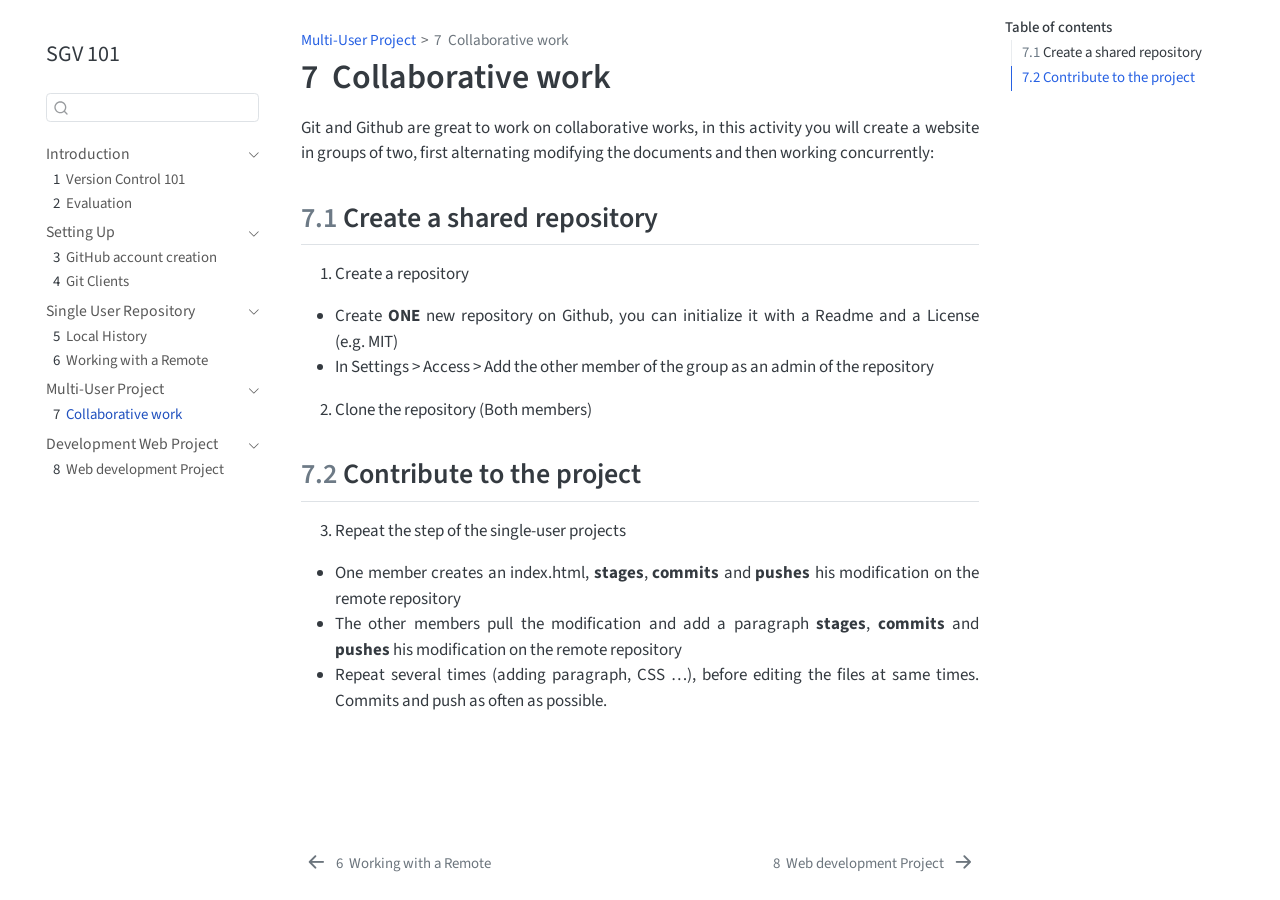
<file: activities/class_1/collaborative-project.html>
<!DOCTYPE html>
<html xmlns="http://www.w3.org/1999/xhtml" lang="en" xml:lang="en"><head>

<meta charset="utf-8">
<meta name="generator" content="quarto-1.8.25">

<meta name="viewport" content="width=device-width, initial-scale=1.0, user-scalable=yes">


<title>7&nbsp; Collaborative work – SGV 101</title>
<style>
code{white-space: pre-wrap;}
span.smallcaps{font-variant: small-caps;}
div.columns{display: flex; gap: min(4vw, 1.5em);}
div.column{flex: auto; overflow-x: auto;}
div.hanging-indent{margin-left: 1.5em; text-indent: -1.5em;}
ul.task-list{list-style: none;}
ul.task-list li input[type="checkbox"] {
  width: 0.8em;
  margin: 0 0.8em 0.2em -1em; /* quarto-specific, see https://github.com/quarto-dev/quarto-cli/issues/4556 */ 
  vertical-align: middle;
}
</style>


<script src="../../site_libs/quarto-nav/quarto-nav.js"></script>
<script src="../../site_libs/quarto-nav/headroom.min.js"></script>
<script src="../../site_libs/clipboard/clipboard.min.js"></script>
<script src="../../site_libs/quarto-search/autocomplete.umd.js"></script>
<script src="../../site_libs/quarto-search/fuse.min.js"></script>
<script src="../../site_libs/quarto-search/quarto-search.js"></script>
<meta name="quarto:offset" content="../../">
<link href="../../activities/Multi-User-Projet.html" rel="next">
<link href="../../activities/class_1/remote-history.html" rel="prev">
<script src="../../site_libs/quarto-html/quarto.js" type="module"></script>
<script src="../../site_libs/quarto-html/tabsets/tabsets.js" type="module"></script>
<script src="../../site_libs/quarto-html/axe/axe-check.js" type="module"></script>
<script src="../../site_libs/quarto-html/popper.min.js"></script>
<script src="../../site_libs/quarto-html/tippy.umd.min.js"></script>
<script src="../../site_libs/quarto-html/anchor.min.js"></script>
<link href="../../site_libs/quarto-html/tippy.css" rel="stylesheet">
<link href="../../site_libs/quarto-html/quarto-syntax-highlighting-7b89279ff1a6dce999919e0e67d4d9ec.css" rel="stylesheet" id="quarto-text-highlighting-styles">
<script src="../../site_libs/bootstrap/bootstrap.min.js"></script>
<link href="../../site_libs/bootstrap/bootstrap-icons.css" rel="stylesheet">
<link href="../../site_libs/bootstrap/bootstrap-27c261d06b905028a18691de25d09dde.min.css" rel="stylesheet" append-hash="true" id="quarto-bootstrap" data-mode="light">
<script id="quarto-search-options" type="application/json">{
  "location": "sidebar",
  "copy-button": false,
  "collapse-after": 3,
  "panel-placement": "start",
  "type": "textbox",
  "limit": 50,
  "keyboard-shortcut": [
    "f",
    "/",
    "s"
  ],
  "show-item-context": false,
  "language": {
    "search-no-results-text": "No results",
    "search-matching-documents-text": "matching documents",
    "search-copy-link-title": "Copy link to search",
    "search-hide-matches-text": "Hide additional matches",
    "search-more-match-text": "more match in this document",
    "search-more-matches-text": "more matches in this document",
    "search-clear-button-title": "Clear",
    "search-text-placeholder": "",
    "search-detached-cancel-button-title": "Cancel",
    "search-submit-button-title": "Submit",
    "search-label": "Search"
  }
}</script>


<link rel="stylesheet" href="../../styles.css">
</head>

<body class="nav-sidebar floating quarto-light">

<div id="quarto-search-results"></div>
  <header id="quarto-header" class="headroom fixed-top">
  <nav class="quarto-secondary-nav">
    <div class="container-fluid d-flex">
      <button type="button" class="quarto-btn-toggle btn" data-bs-toggle="collapse" role="button" data-bs-target=".quarto-sidebar-collapse-item" aria-controls="quarto-sidebar" aria-expanded="false" aria-label="Toggle sidebar navigation" onclick="if (window.quartoToggleHeadroom) { window.quartoToggleHeadroom(); }">
        <i class="bi bi-layout-text-sidebar-reverse"></i>
      </button>
        <nav class="quarto-page-breadcrumbs" aria-label="breadcrumb"><ol class="breadcrumb"><li class="breadcrumb-item"><a href="../../activities/class_1/collaborative-project.html">Multi-User Project</a></li><li class="breadcrumb-item"><a href="../../activities/class_1/collaborative-project.html"><span class="chapter-number">7</span>&nbsp; <span class="chapter-title">Collaborative work</span></a></li></ol></nav>
        <a class="flex-grow-1" role="navigation" data-bs-toggle="collapse" data-bs-target=".quarto-sidebar-collapse-item" aria-controls="quarto-sidebar" aria-expanded="false" aria-label="Toggle sidebar navigation" onclick="if (window.quartoToggleHeadroom) { window.quartoToggleHeadroom(); }">      
        </a>
      <button type="button" class="btn quarto-search-button" aria-label="Search" onclick="window.quartoOpenSearch();">
        <i class="bi bi-search"></i>
      </button>
    </div>
  </nav>
</header>
<!-- content -->
<div id="quarto-content" class="quarto-container page-columns page-rows-contents page-layout-article">
<!-- sidebar -->
  <nav id="quarto-sidebar" class="sidebar collapse collapse-horizontal quarto-sidebar-collapse-item sidebar-navigation floating overflow-auto">
    <div class="pt-lg-2 mt-2 text-left sidebar-header sidebar-header-stacked">
      <a href="../../index.html" class="sidebar-logo-link">
      </a>
    <div class="sidebar-title mb-0 py-0">
      <a href="../../">SGV 101</a> 
    </div>
      </div>
        <div class="mt-2 flex-shrink-0 align-items-center">
        <div class="sidebar-search">
        <div id="quarto-search" class="" title="Search"></div>
        </div>
        </div>
    <div class="sidebar-menu-container"> 
    <ul class="list-unstyled mt-1">
        <li class="sidebar-item sidebar-item-section">
      <div class="sidebar-item-container"> 
            <a class="sidebar-item-text sidebar-link text-start" data-bs-toggle="collapse" data-bs-target="#quarto-sidebar-section-1" role="navigation" aria-expanded="true">
 <span class="menu-text">Introduction</span></a>
          <a class="sidebar-item-toggle text-start" data-bs-toggle="collapse" data-bs-target="#quarto-sidebar-section-1" role="navigation" aria-expanded="true" aria-label="Toggle section">
            <i class="bi bi-chevron-right ms-2"></i>
          </a> 
      </div>
      <ul id="quarto-sidebar-section-1" class="collapse list-unstyled sidebar-section depth1 show">  
          <li class="sidebar-item">
  <div class="sidebar-item-container"> 
  <a href="../../index.html" class="sidebar-item-text sidebar-link">
 <span class="menu-text"><span class="chapter-number">1</span>&nbsp; <span class="chapter-title">Version Control 101</span></span></a>
  </div>
</li>
          <li class="sidebar-item">
  <div class="sidebar-item-container"> 
  <a href="../../evaluation.html" class="sidebar-item-text sidebar-link">
 <span class="menu-text"><span class="chapter-number">2</span>&nbsp; <span class="chapter-title">Evaluation</span></span></a>
  </div>
</li>
      </ul>
  </li>
        <li class="sidebar-item sidebar-item-section">
      <div class="sidebar-item-container"> 
            <a class="sidebar-item-text sidebar-link text-start" data-bs-toggle="collapse" data-bs-target="#quarto-sidebar-section-2" role="navigation" aria-expanded="true">
 <span class="menu-text">Setting Up</span></a>
          <a class="sidebar-item-toggle text-start" data-bs-toggle="collapse" data-bs-target="#quarto-sidebar-section-2" role="navigation" aria-expanded="true" aria-label="Toggle section">
            <i class="bi bi-chevron-right ms-2"></i>
          </a> 
      </div>
      <ul id="quarto-sidebar-section-2" class="collapse list-unstyled sidebar-section depth1 show">  
          <li class="sidebar-item">
  <div class="sidebar-item-container"> 
  <a href="../../activities/setup/Github_Account_Creation.html" class="sidebar-item-text sidebar-link">
 <span class="menu-text"><span class="chapter-number">3</span>&nbsp; <span class="chapter-title">GitHub account creation</span></span></a>
  </div>
</li>
          <li class="sidebar-item">
  <div class="sidebar-item-container"> 
  <a href="../../activities/setup/Git_Clients.html" class="sidebar-item-text sidebar-link">
 <span class="menu-text"><span class="chapter-number">4</span>&nbsp; <span class="chapter-title">Git Clients</span></span></a>
  </div>
</li>
      </ul>
  </li>
        <li class="sidebar-item sidebar-item-section">
      <div class="sidebar-item-container"> 
            <a href="../../activities/class_1/Single-User-Project.html" class="sidebar-item-text sidebar-link">
 <span class="menu-text">Single User Repository</span></a>
          <a class="sidebar-item-toggle text-start" data-bs-toggle="collapse" data-bs-target="#quarto-sidebar-section-3" role="navigation" aria-expanded="true" aria-label="Toggle section">
            <i class="bi bi-chevron-right ms-2"></i>
          </a> 
      </div>
      <ul id="quarto-sidebar-section-3" class="collapse list-unstyled sidebar-section depth1 show">  
          <li class="sidebar-item">
  <div class="sidebar-item-container"> 
  <a href="../../activities/class_1/local-history.html" class="sidebar-item-text sidebar-link">
 <span class="menu-text"><span class="chapter-number">5</span>&nbsp; <span class="chapter-title">Local History</span></span></a>
  </div>
</li>
          <li class="sidebar-item">
  <div class="sidebar-item-container"> 
  <a href="../../activities/class_1/remote-history.html" class="sidebar-item-text sidebar-link">
 <span class="menu-text"><span class="chapter-number">6</span>&nbsp; <span class="chapter-title">Working with a Remote</span></span></a>
  </div>
</li>
      </ul>
  </li>
        <li class="sidebar-item sidebar-item-section">
      <div class="sidebar-item-container"> 
            <a class="sidebar-item-text sidebar-link text-start" data-bs-toggle="collapse" data-bs-target="#quarto-sidebar-section-4" role="navigation" aria-expanded="true">
 <span class="menu-text">Multi-User Project</span></a>
          <a class="sidebar-item-toggle text-start" data-bs-toggle="collapse" data-bs-target="#quarto-sidebar-section-4" role="navigation" aria-expanded="true" aria-label="Toggle section">
            <i class="bi bi-chevron-right ms-2"></i>
          </a> 
      </div>
      <ul id="quarto-sidebar-section-4" class="collapse list-unstyled sidebar-section depth1 show">  
          <li class="sidebar-item">
  <div class="sidebar-item-container"> 
  <a href="../../activities/class_1/collaborative-project.html" class="sidebar-item-text sidebar-link active">
 <span class="menu-text"><span class="chapter-number">7</span>&nbsp; <span class="chapter-title">Collaborative work</span></span></a>
  </div>
</li>
      </ul>
  </li>
        <li class="sidebar-item sidebar-item-section">
      <div class="sidebar-item-container"> 
            <a class="sidebar-item-text sidebar-link text-start" data-bs-toggle="collapse" data-bs-target="#quarto-sidebar-section-5" role="navigation" aria-expanded="true">
 <span class="menu-text">Development Web Project</span></a>
          <a class="sidebar-item-toggle text-start" data-bs-toggle="collapse" data-bs-target="#quarto-sidebar-section-5" role="navigation" aria-expanded="true" aria-label="Toggle section">
            <i class="bi bi-chevron-right ms-2"></i>
          </a> 
      </div>
      <ul id="quarto-sidebar-section-5" class="collapse list-unstyled sidebar-section depth1 show">  
          <li class="sidebar-item">
  <div class="sidebar-item-container"> 
  <a href="../../activities/Multi-User-Projet.html" class="sidebar-item-text sidebar-link">
 <span class="menu-text"><span class="chapter-number">8</span>&nbsp; <span class="chapter-title">Web development Project</span></span></a>
  </div>
</li>
      </ul>
  </li>
    </ul>
    </div>
</nav>
<div id="quarto-sidebar-glass" class="quarto-sidebar-collapse-item" data-bs-toggle="collapse" data-bs-target=".quarto-sidebar-collapse-item"></div>
<!-- margin-sidebar -->
    <div id="quarto-margin-sidebar" class="sidebar margin-sidebar">
        <nav id="TOC" role="doc-toc" class="toc-active">
    <h2 id="toc-title">Table of contents</h2>
   
  <ul>
  <li><a href="#create-a-shared-repository" id="toc-create-a-shared-repository" class="nav-link active" data-scroll-target="#create-a-shared-repository"><span class="header-section-number">7.1</span> Create a shared repository</a></li>
  <li><a href="#contribute-to-the-project" id="toc-contribute-to-the-project" class="nav-link" data-scroll-target="#contribute-to-the-project"><span class="header-section-number">7.2</span> Contribute to the project</a></li>
  </ul>
</nav>
    </div>
<!-- main -->
<main class="content" id="quarto-document-content">

<header id="title-block-header" class="quarto-title-block default"><nav class="quarto-page-breadcrumbs quarto-title-breadcrumbs d-none d-lg-block" aria-label="breadcrumb"><ol class="breadcrumb"><li class="breadcrumb-item"><a href="../../activities/class_1/collaborative-project.html">Multi-User Project</a></li><li class="breadcrumb-item"><a href="../../activities/class_1/collaborative-project.html"><span class="chapter-number">7</span>&nbsp; <span class="chapter-title">Collaborative work</span></a></li></ol></nav>
<div class="quarto-title">
<h1 class="title"><span class="chapter-number">7</span>&nbsp; <span class="chapter-title">Collaborative work</span></h1>
</div>



<div class="quarto-title-meta">

    
  
    
  </div>
  


</header>


<p>Git and Github are great to work on collaborative works, in this activity you will create a website in groups of two, first alternating modifying the documents and then working concurrently:</p>
<section id="create-a-shared-repository" class="level2" data-number="7.1">
<h2 data-number="7.1" class="anchored" data-anchor-id="create-a-shared-repository"><span class="header-section-number">7.1</span> Create a shared repository</h2>
<ol type="1">
<li>Create a repository</li>
</ol>
<ul>
<li>Create <strong>ONE</strong> new repository on Github, you can initialize it with a Readme and a License (e.g.&nbsp;MIT)</li>
<li>In Settings &gt; Access &gt; Add the other member of the group as an admin of the repository</li>
</ul>
<ol start="2" type="1">
<li>Clone the repository (Both members)</li>
</ol>
</section>
<section id="contribute-to-the-project" class="level2" data-number="7.2">
<h2 data-number="7.2" class="anchored" data-anchor-id="contribute-to-the-project"><span class="header-section-number">7.2</span> Contribute to the project</h2>
<ol start="3" type="1">
<li>Repeat the step of the single-user projects</li>
</ol>
<ul>
<li>One member creates an index.html, <strong>stages</strong>, <strong>commits</strong> and <strong>pushes</strong> his modification on the remote repository</li>
<li>The other members pull the modification and add a paragraph <strong>stages</strong>, <strong>commits</strong> and <strong>pushes</strong> his modification on the remote repository</li>
<li>Repeat several times (adding paragraph, CSS …), before editing the files at same times. Commits and push as often as possible.</li>
</ul>


</section>

</main> <!-- /main -->
<script id="quarto-html-after-body" type="application/javascript">
  window.document.addEventListener("DOMContentLoaded", function (event) {
    const icon = "";
    const anchorJS = new window.AnchorJS();
    anchorJS.options = {
      placement: 'right',
      icon: icon
    };
    anchorJS.add('.anchored');
    const isCodeAnnotation = (el) => {
      for (const clz of el.classList) {
        if (clz.startsWith('code-annotation-')) {                     
          return true;
        }
      }
      return false;
    }
    const onCopySuccess = function(e) {
      // button target
      const button = e.trigger;
      // don't keep focus
      button.blur();
      // flash "checked"
      button.classList.add('code-copy-button-checked');
      var currentTitle = button.getAttribute("title");
      button.setAttribute("title", "Copied!");
      let tooltip;
      if (window.bootstrap) {
        button.setAttribute("data-bs-toggle", "tooltip");
        button.setAttribute("data-bs-placement", "left");
        button.setAttribute("data-bs-title", "Copied!");
        tooltip = new bootstrap.Tooltip(button, 
          { trigger: "manual", 
            customClass: "code-copy-button-tooltip",
            offset: [0, -8]});
        tooltip.show();    
      }
      setTimeout(function() {
        if (tooltip) {
          tooltip.hide();
          button.removeAttribute("data-bs-title");
          button.removeAttribute("data-bs-toggle");
          button.removeAttribute("data-bs-placement");
        }
        button.setAttribute("title", currentTitle);
        button.classList.remove('code-copy-button-checked');
      }, 1000);
      // clear code selection
      e.clearSelection();
    }
    const getTextToCopy = function(trigger) {
      const outerScaffold = trigger.parentElement.cloneNode(true);
      const codeEl = outerScaffold.querySelector('code');
      for (const childEl of codeEl.children) {
        if (isCodeAnnotation(childEl)) {
          childEl.remove();
        }
      }
      return codeEl.innerText;
    }
    const clipboard = new window.ClipboardJS('.code-copy-button:not([data-in-quarto-modal])', {
      text: getTextToCopy
    });
    clipboard.on('success', onCopySuccess);
    if (window.document.getElementById('quarto-embedded-source-code-modal')) {
      const clipboardModal = new window.ClipboardJS('.code-copy-button[data-in-quarto-modal]', {
        text: getTextToCopy,
        container: window.document.getElementById('quarto-embedded-source-code-modal')
      });
      clipboardModal.on('success', onCopySuccess);
    }
      var localhostRegex = new RegExp(/^(?:http|https):\/\/localhost\:?[0-9]*\//);
      var mailtoRegex = new RegExp(/^mailto:/);
        var filterRegex = new RegExp('/' + window.location.host + '/');
      var isInternal = (href) => {
          return filterRegex.test(href) || localhostRegex.test(href) || mailtoRegex.test(href);
      }
      // Inspect non-navigation links and adorn them if external
     var links = window.document.querySelectorAll('a[href]:not(.nav-link):not(.navbar-brand):not(.toc-action):not(.sidebar-link):not(.sidebar-item-toggle):not(.pagination-link):not(.no-external):not([aria-hidden]):not(.dropdown-item):not(.quarto-navigation-tool):not(.about-link)');
      for (var i=0; i<links.length; i++) {
        const link = links[i];
        if (!isInternal(link.href)) {
          // undo the damage that might have been done by quarto-nav.js in the case of
          // links that we want to consider external
          if (link.dataset.originalHref !== undefined) {
            link.href = link.dataset.originalHref;
          }
        }
      }
    function tippyHover(el, contentFn, onTriggerFn, onUntriggerFn) {
      const config = {
        allowHTML: true,
        maxWidth: 500,
        delay: 100,
        arrow: false,
        appendTo: function(el) {
            return el.parentElement;
        },
        interactive: true,
        interactiveBorder: 10,
        theme: 'quarto',
        placement: 'bottom-start',
      };
      if (contentFn) {
        config.content = contentFn;
      }
      if (onTriggerFn) {
        config.onTrigger = onTriggerFn;
      }
      if (onUntriggerFn) {
        config.onUntrigger = onUntriggerFn;
      }
      window.tippy(el, config); 
    }
    const noterefs = window.document.querySelectorAll('a[role="doc-noteref"]');
    for (var i=0; i<noterefs.length; i++) {
      const ref = noterefs[i];
      tippyHover(ref, function() {
        // use id or data attribute instead here
        let href = ref.getAttribute('data-footnote-href') || ref.getAttribute('href');
        try { href = new URL(href).hash; } catch {}
        const id = href.replace(/^#\/?/, "");
        const note = window.document.getElementById(id);
        if (note) {
          return note.innerHTML;
        } else {
          return "";
        }
      });
    }
    const xrefs = window.document.querySelectorAll('a.quarto-xref');
    const processXRef = (id, note) => {
      // Strip column container classes
      const stripColumnClz = (el) => {
        el.classList.remove("page-full", "page-columns");
        if (el.children) {
          for (const child of el.children) {
            stripColumnClz(child);
          }
        }
      }
      stripColumnClz(note)
      if (id === null || id.startsWith('sec-')) {
        // Special case sections, only their first couple elements
        const container = document.createElement("div");
        if (note.children && note.children.length > 2) {
          container.appendChild(note.children[0].cloneNode(true));
          for (let i = 1; i < note.children.length; i++) {
            const child = note.children[i];
            if (child.tagName === "P" && child.innerText === "") {
              continue;
            } else {
              container.appendChild(child.cloneNode(true));
              break;
            }
          }
          if (window.Quarto?.typesetMath) {
            window.Quarto.typesetMath(container);
          }
          return container.innerHTML
        } else {
          if (window.Quarto?.typesetMath) {
            window.Quarto.typesetMath(note);
          }
          return note.innerHTML;
        }
      } else {
        // Remove any anchor links if they are present
        const anchorLink = note.querySelector('a.anchorjs-link');
        if (anchorLink) {
          anchorLink.remove();
        }
        if (window.Quarto?.typesetMath) {
          window.Quarto.typesetMath(note);
        }
        if (note.classList.contains("callout")) {
          return note.outerHTML;
        } else {
          return note.innerHTML;
        }
      }
    }
    for (var i=0; i<xrefs.length; i++) {
      const xref = xrefs[i];
      tippyHover(xref, undefined, function(instance) {
        instance.disable();
        let url = xref.getAttribute('href');
        let hash = undefined; 
        if (url.startsWith('#')) {
          hash = url;
        } else {
          try { hash = new URL(url).hash; } catch {}
        }
        if (hash) {
          const id = hash.replace(/^#\/?/, "");
          const note = window.document.getElementById(id);
          if (note !== null) {
            try {
              const html = processXRef(id, note.cloneNode(true));
              instance.setContent(html);
            } finally {
              instance.enable();
              instance.show();
            }
          } else {
            // See if we can fetch this
            fetch(url.split('#')[0])
            .then(res => res.text())
            .then(html => {
              const parser = new DOMParser();
              const htmlDoc = parser.parseFromString(html, "text/html");
              const note = htmlDoc.getElementById(id);
              if (note !== null) {
                const html = processXRef(id, note);
                instance.setContent(html);
              } 
            }).finally(() => {
              instance.enable();
              instance.show();
            });
          }
        } else {
          // See if we can fetch a full url (with no hash to target)
          // This is a special case and we should probably do some content thinning / targeting
          fetch(url)
          .then(res => res.text())
          .then(html => {
            const parser = new DOMParser();
            const htmlDoc = parser.parseFromString(html, "text/html");
            const note = htmlDoc.querySelector('main.content');
            if (note !== null) {
              // This should only happen for chapter cross references
              // (since there is no id in the URL)
              // remove the first header
              if (note.children.length > 0 && note.children[0].tagName === "HEADER") {
                note.children[0].remove();
              }
              const html = processXRef(null, note);
              instance.setContent(html);
            } 
          }).finally(() => {
            instance.enable();
            instance.show();
          });
        }
      }, function(instance) {
      });
    }
        let selectedAnnoteEl;
        const selectorForAnnotation = ( cell, annotation) => {
          let cellAttr = 'data-code-cell="' + cell + '"';
          let lineAttr = 'data-code-annotation="' +  annotation + '"';
          const selector = 'span[' + cellAttr + '][' + lineAttr + ']';
          return selector;
        }
        const selectCodeLines = (annoteEl) => {
          const doc = window.document;
          const targetCell = annoteEl.getAttribute("data-target-cell");
          const targetAnnotation = annoteEl.getAttribute("data-target-annotation");
          const annoteSpan = window.document.querySelector(selectorForAnnotation(targetCell, targetAnnotation));
          const lines = annoteSpan.getAttribute("data-code-lines").split(",");
          const lineIds = lines.map((line) => {
            return targetCell + "-" + line;
          })
          let top = null;
          let height = null;
          let parent = null;
          if (lineIds.length > 0) {
              //compute the position of the single el (top and bottom and make a div)
              const el = window.document.getElementById(lineIds[0]);
              top = el.offsetTop;
              height = el.offsetHeight;
              parent = el.parentElement.parentElement;
            if (lineIds.length > 1) {
              const lastEl = window.document.getElementById(lineIds[lineIds.length - 1]);
              const bottom = lastEl.offsetTop + lastEl.offsetHeight;
              height = bottom - top;
            }
            if (top !== null && height !== null && parent !== null) {
              // cook up a div (if necessary) and position it 
              let div = window.document.getElementById("code-annotation-line-highlight");
              if (div === null) {
                div = window.document.createElement("div");
                div.setAttribute("id", "code-annotation-line-highlight");
                div.style.position = 'absolute';
                parent.appendChild(div);
              }
              div.style.top = top - 2 + "px";
              div.style.height = height + 4 + "px";
              div.style.left = 0;
              let gutterDiv = window.document.getElementById("code-annotation-line-highlight-gutter");
              if (gutterDiv === null) {
                gutterDiv = window.document.createElement("div");
                gutterDiv.setAttribute("id", "code-annotation-line-highlight-gutter");
                gutterDiv.style.position = 'absolute';
                const codeCell = window.document.getElementById(targetCell);
                const gutter = codeCell.querySelector('.code-annotation-gutter');
                gutter.appendChild(gutterDiv);
              }
              gutterDiv.style.top = top - 2 + "px";
              gutterDiv.style.height = height + 4 + "px";
            }
            selectedAnnoteEl = annoteEl;
          }
        };
        const unselectCodeLines = () => {
          const elementsIds = ["code-annotation-line-highlight", "code-annotation-line-highlight-gutter"];
          elementsIds.forEach((elId) => {
            const div = window.document.getElementById(elId);
            if (div) {
              div.remove();
            }
          });
          selectedAnnoteEl = undefined;
        };
          // Handle positioning of the toggle
      window.addEventListener(
        "resize",
        throttle(() => {
          elRect = undefined;
          if (selectedAnnoteEl) {
            selectCodeLines(selectedAnnoteEl);
          }
        }, 10)
      );
      function throttle(fn, ms) {
      let throttle = false;
      let timer;
        return (...args) => {
          if(!throttle) { // first call gets through
              fn.apply(this, args);
              throttle = true;
          } else { // all the others get throttled
              if(timer) clearTimeout(timer); // cancel #2
              timer = setTimeout(() => {
                fn.apply(this, args);
                timer = throttle = false;
              }, ms);
          }
        };
      }
        // Attach click handler to the DT
        const annoteDls = window.document.querySelectorAll('dt[data-target-cell]');
        for (const annoteDlNode of annoteDls) {
          annoteDlNode.addEventListener('click', (event) => {
            const clickedEl = event.target;
            if (clickedEl !== selectedAnnoteEl) {
              unselectCodeLines();
              const activeEl = window.document.querySelector('dt[data-target-cell].code-annotation-active');
              if (activeEl) {
                activeEl.classList.remove('code-annotation-active');
              }
              selectCodeLines(clickedEl);
              clickedEl.classList.add('code-annotation-active');
            } else {
              // Unselect the line
              unselectCodeLines();
              clickedEl.classList.remove('code-annotation-active');
            }
          });
        }
    const findCites = (el) => {
      const parentEl = el.parentElement;
      if (parentEl) {
        const cites = parentEl.dataset.cites;
        if (cites) {
          return {
            el,
            cites: cites.split(' ')
          };
        } else {
          return findCites(el.parentElement)
        }
      } else {
        return undefined;
      }
    };
    var bibliorefs = window.document.querySelectorAll('a[role="doc-biblioref"]');
    for (var i=0; i<bibliorefs.length; i++) {
      const ref = bibliorefs[i];
      const citeInfo = findCites(ref);
      if (citeInfo) {
        tippyHover(citeInfo.el, function() {
          var popup = window.document.createElement('div');
          citeInfo.cites.forEach(function(cite) {
            var citeDiv = window.document.createElement('div');
            citeDiv.classList.add('hanging-indent');
            citeDiv.classList.add('csl-entry');
            var biblioDiv = window.document.getElementById('ref-' + cite);
            if (biblioDiv) {
              citeDiv.innerHTML = biblioDiv.innerHTML;
            }
            popup.appendChild(citeDiv);
          });
          return popup.innerHTML;
        });
      }
    }
  });
  </script>
<nav class="page-navigation">
  <div class="nav-page nav-page-previous">
      <a href="../../activities/class_1/remote-history.html" class="pagination-link" aria-label="Working with a Remote">
        <i class="bi bi-arrow-left-short"></i> <span class="nav-page-text"><span class="chapter-number">6</span>&nbsp; <span class="chapter-title">Working with a Remote</span></span>
      </a>          
  </div>
  <div class="nav-page nav-page-next">
      <a href="../../activities/Multi-User-Projet.html" class="pagination-link" aria-label="Web development Project">
        <span class="nav-page-text"><span class="chapter-number">8</span>&nbsp; <span class="chapter-title">Web development Project</span></span> <i class="bi bi-arrow-right-short"></i>
      </a>
  </div>
</nav>
</div> <!-- /content -->




</body></html>
</file>
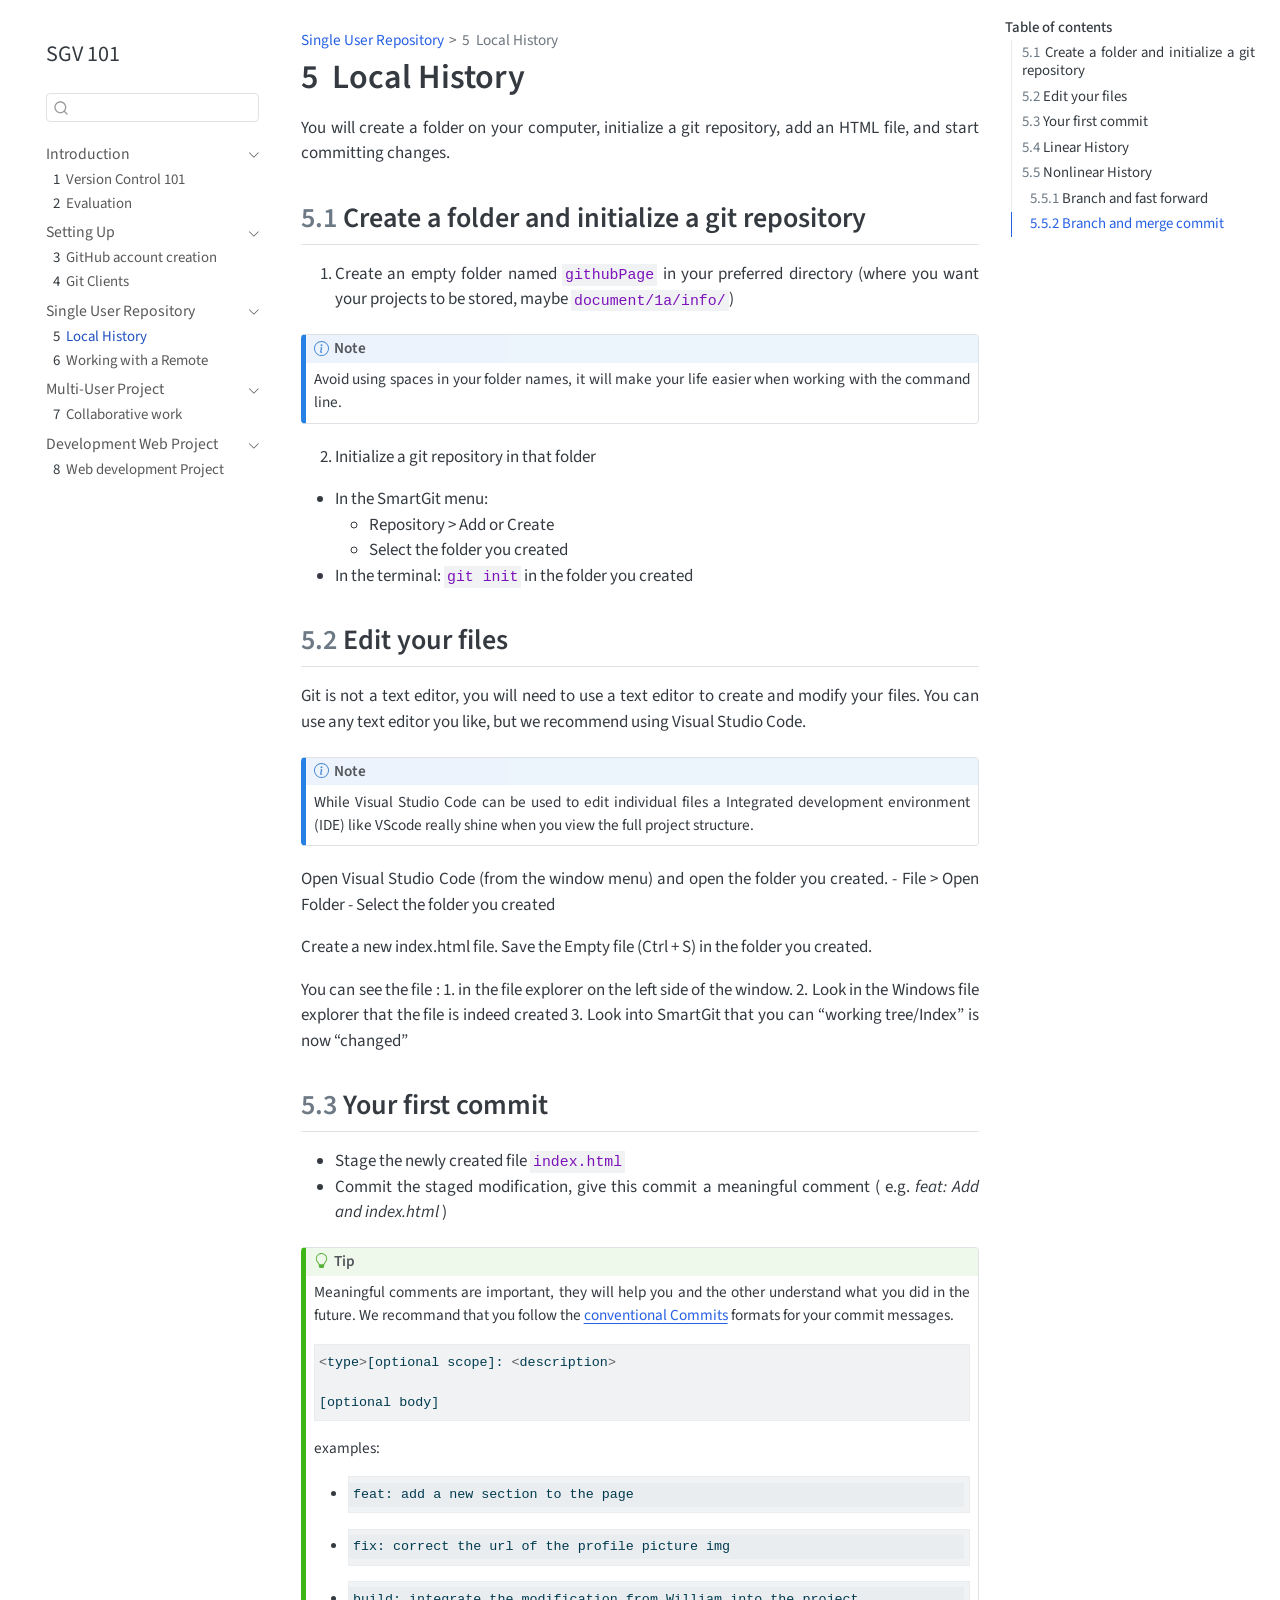
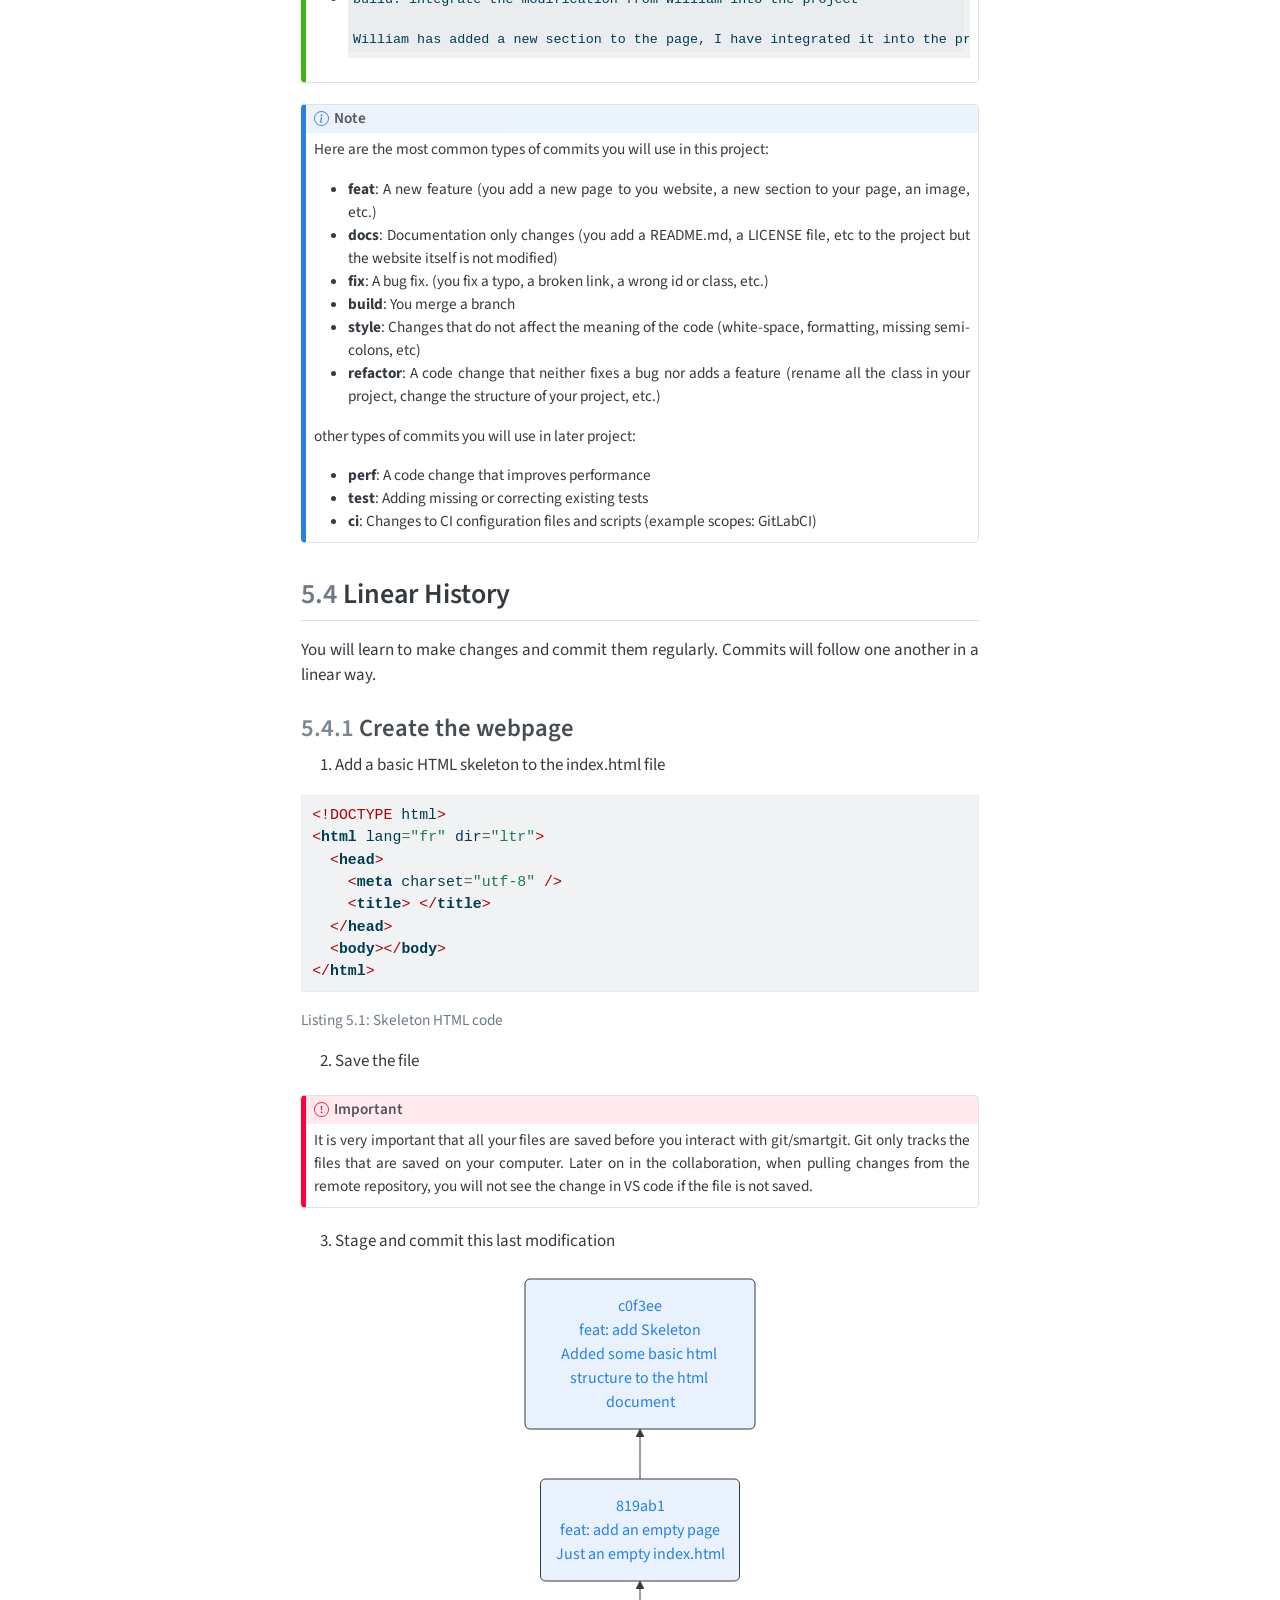
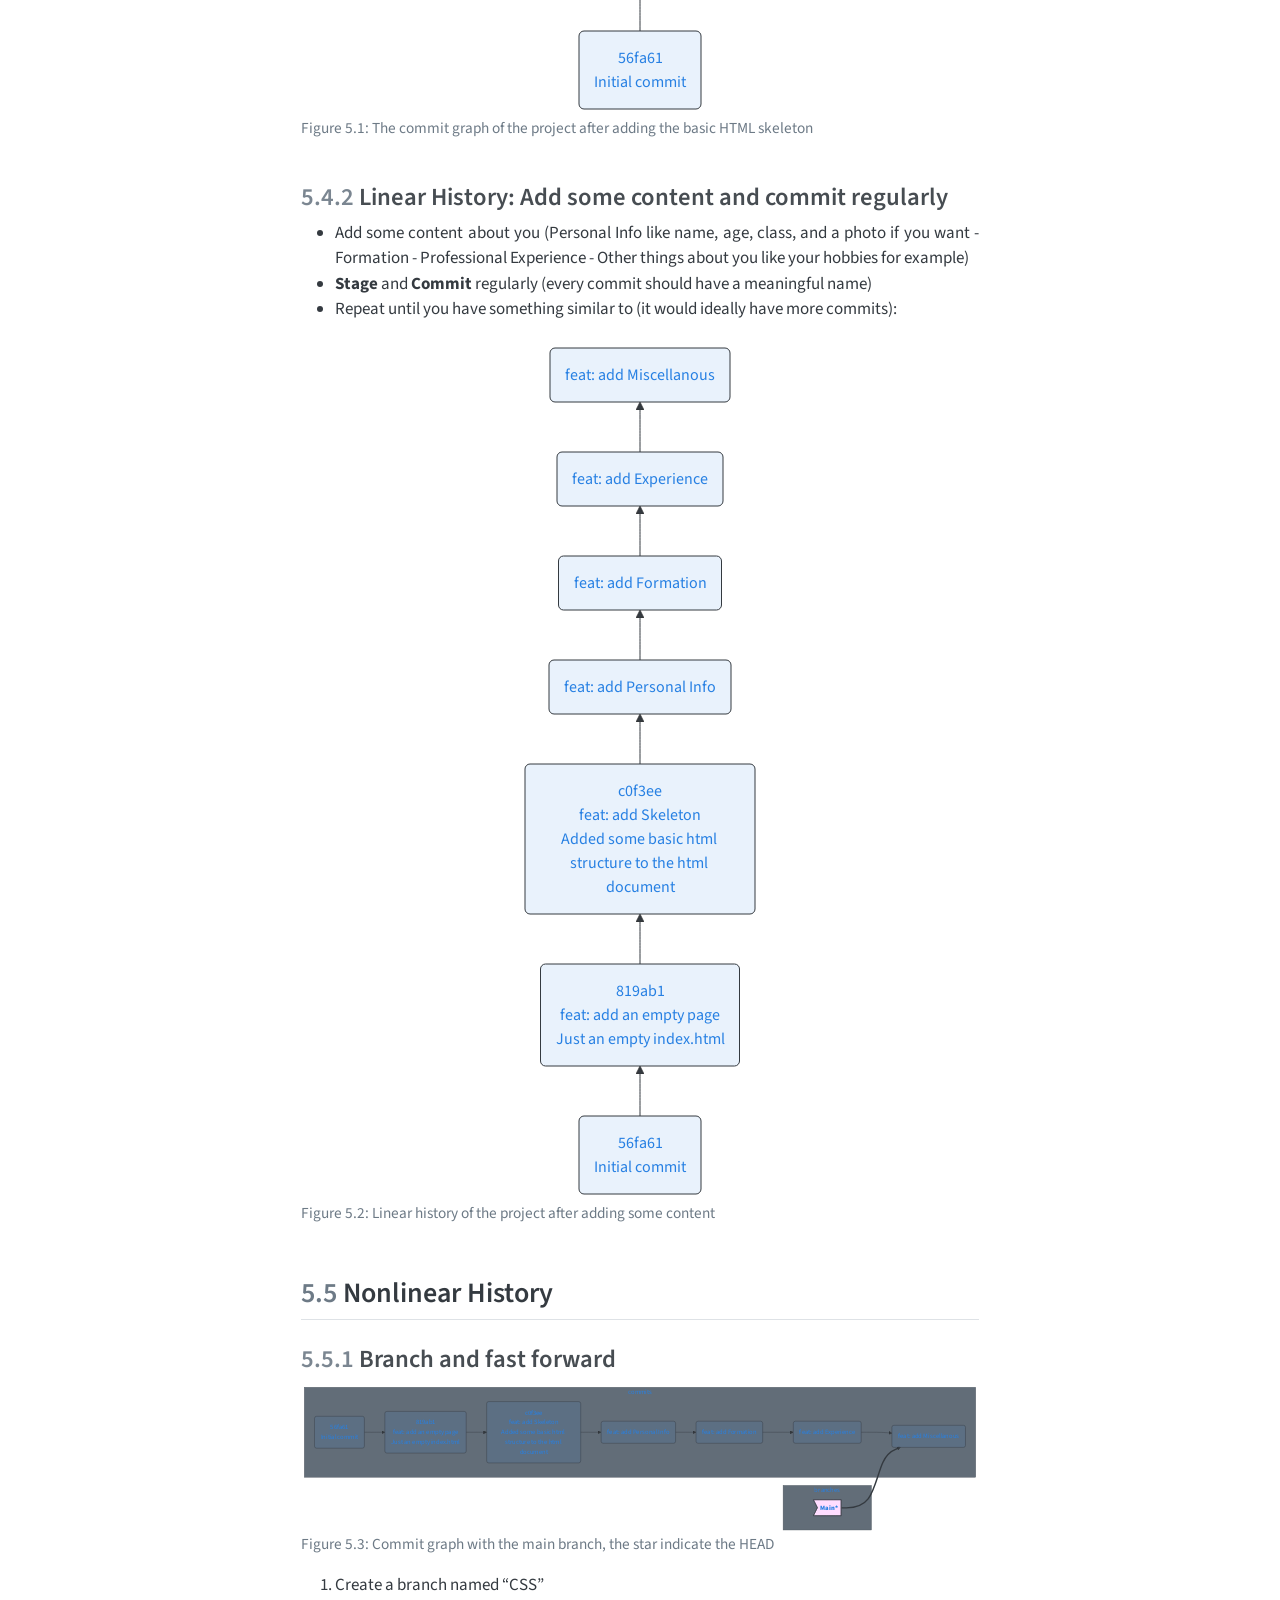
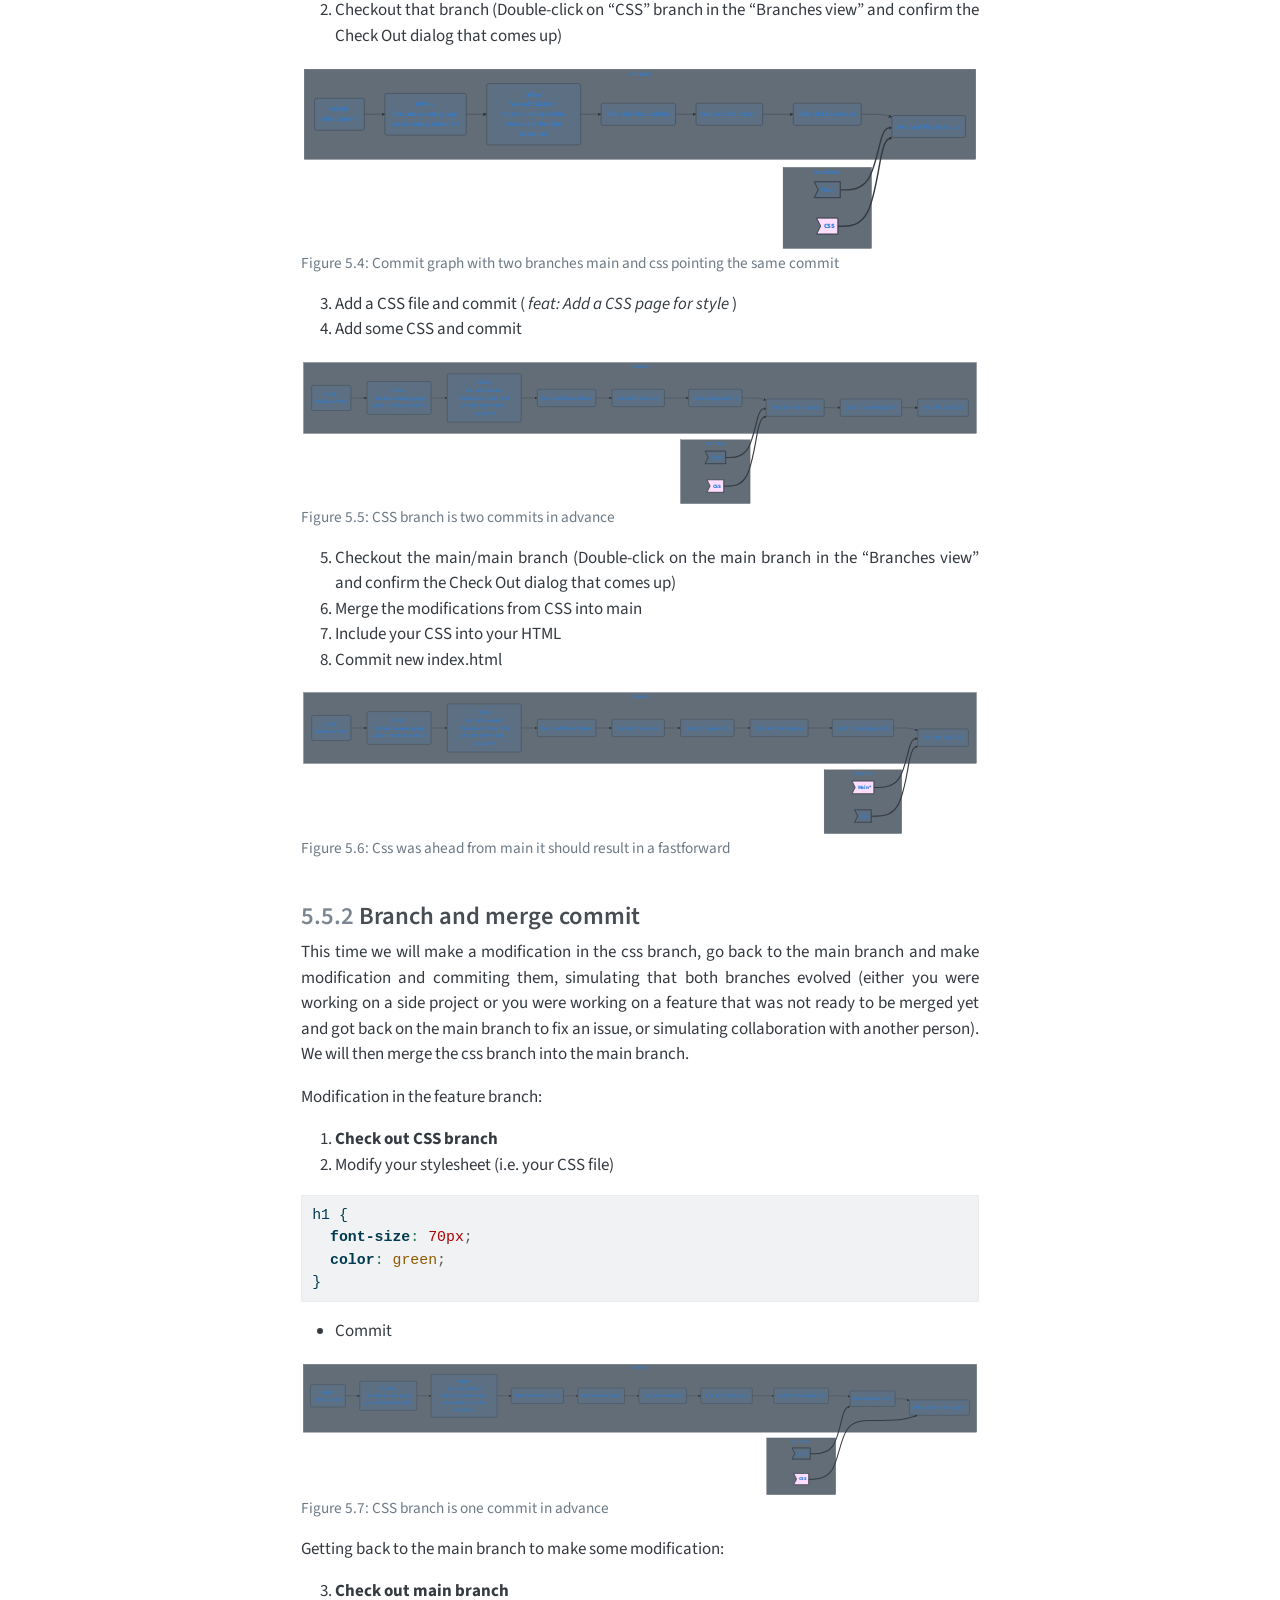
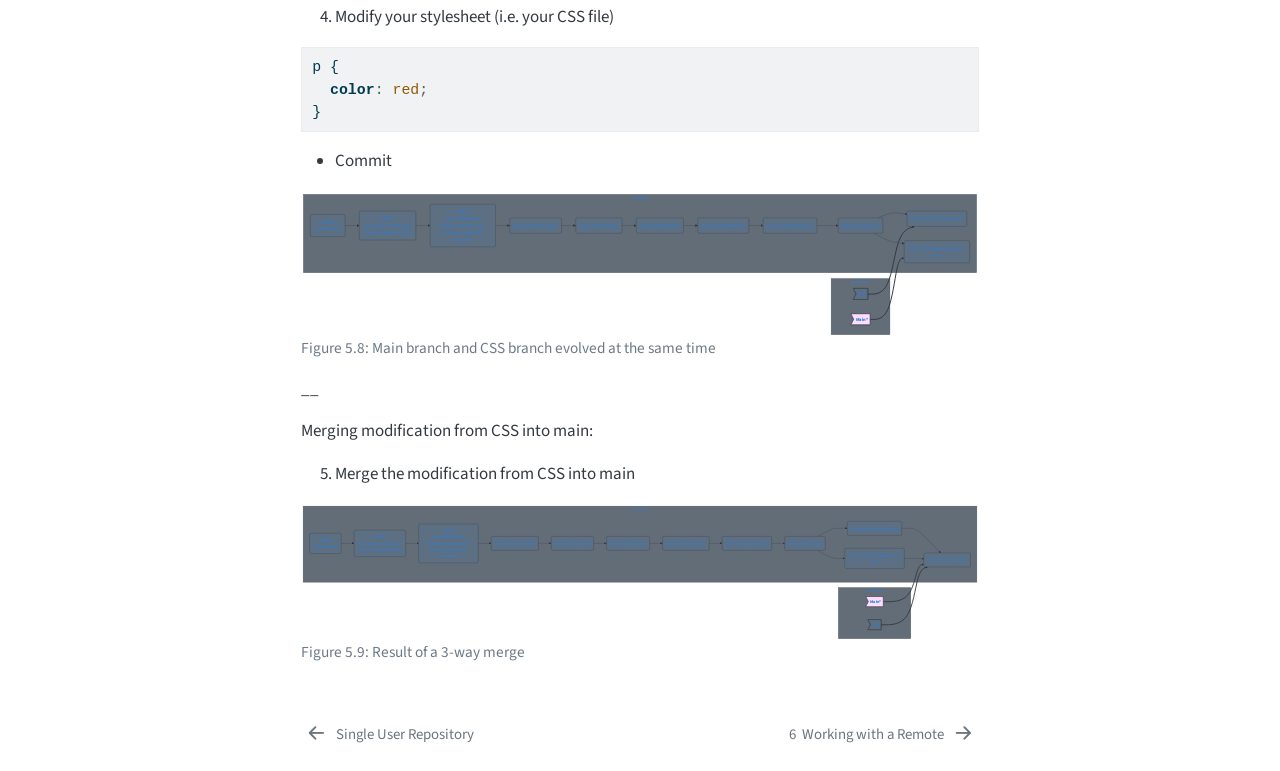
<file: activities/class_1/local-history.html>
<!DOCTYPE html>
<html xmlns="http://www.w3.org/1999/xhtml" lang="en" xml:lang="en"><head>

<meta charset="utf-8">
<meta name="generator" content="quarto-1.8.25">

<meta name="viewport" content="width=device-width, initial-scale=1.0, user-scalable=yes">


<title>5&nbsp; Local History – SGV 101</title>
<style>
code{white-space: pre-wrap;}
span.smallcaps{font-variant: small-caps;}
div.columns{display: flex; gap: min(4vw, 1.5em);}
div.column{flex: auto; overflow-x: auto;}
div.hanging-indent{margin-left: 1.5em; text-indent: -1.5em;}
ul.task-list{list-style: none;}
ul.task-list li input[type="checkbox"] {
  width: 0.8em;
  margin: 0 0.8em 0.2em -1em; /* quarto-specific, see https://github.com/quarto-dev/quarto-cli/issues/4556 */ 
  vertical-align: middle;
}
/* CSS for syntax highlighting */
html { -webkit-text-size-adjust: 100%; }
pre > code.sourceCode { white-space: pre; position: relative; }
pre > code.sourceCode > span { display: inline-block; line-height: 1.25; }
pre > code.sourceCode > span:empty { height: 1.2em; }
.sourceCode { overflow: visible; }
code.sourceCode > span { color: inherit; text-decoration: inherit; }
div.sourceCode { margin: 1em 0; }
pre.sourceCode { margin: 0; }
@media screen {
div.sourceCode { overflow: auto; }
}
@media print {
pre > code.sourceCode { white-space: pre-wrap; }
pre > code.sourceCode > span { text-indent: -5em; padding-left: 5em; }
}
pre.numberSource code
  { counter-reset: source-line 0; }
pre.numberSource code > span
  { position: relative; left: -4em; counter-increment: source-line; }
pre.numberSource code > span > a:first-child::before
  { content: counter(source-line);
    position: relative; left: -1em; text-align: right; vertical-align: baseline;
    border: none; display: inline-block;
    -webkit-touch-callout: none; -webkit-user-select: none;
    -khtml-user-select: none; -moz-user-select: none;
    -ms-user-select: none; user-select: none;
    padding: 0 4px; width: 4em;
  }
pre.numberSource { margin-left: 3em;  padding-left: 4px; }
div.sourceCode
  {   }
@media screen {
pre > code.sourceCode > span > a:first-child::before { text-decoration: underline; }
}
</style>


<script src="../../site_libs/quarto-nav/quarto-nav.js"></script>
<script src="../../site_libs/quarto-nav/headroom.min.js"></script>
<script src="../../site_libs/clipboard/clipboard.min.js"></script>
<script src="../../site_libs/quarto-search/autocomplete.umd.js"></script>
<script src="../../site_libs/quarto-search/fuse.min.js"></script>
<script src="../../site_libs/quarto-search/quarto-search.js"></script>
<meta name="quarto:offset" content="../../">
<link href="../../activities/class_1/remote-history.html" rel="next">
<link href="../../activities/class_1/Single-User-Project.html" rel="prev">
<script src="../../site_libs/quarto-html/quarto.js" type="module"></script>
<script src="../../site_libs/quarto-html/tabsets/tabsets.js" type="module"></script>
<script src="../../site_libs/quarto-html/axe/axe-check.js" type="module"></script>
<script src="../../site_libs/quarto-html/popper.min.js"></script>
<script src="../../site_libs/quarto-html/tippy.umd.min.js"></script>
<script src="../../site_libs/quarto-html/anchor.min.js"></script>
<link href="../../site_libs/quarto-html/tippy.css" rel="stylesheet">
<link href="../../site_libs/quarto-html/quarto-syntax-highlighting-7b89279ff1a6dce999919e0e67d4d9ec.css" rel="stylesheet" id="quarto-text-highlighting-styles">
<script src="../../site_libs/bootstrap/bootstrap.min.js"></script>
<link href="../../site_libs/bootstrap/bootstrap-icons.css" rel="stylesheet">
<link href="../../site_libs/bootstrap/bootstrap-27c261d06b905028a18691de25d09dde.min.css" rel="stylesheet" append-hash="true" id="quarto-bootstrap" data-mode="light">
<script id="quarto-search-options" type="application/json">{
  "location": "sidebar",
  "copy-button": false,
  "collapse-after": 3,
  "panel-placement": "start",
  "type": "textbox",
  "limit": 50,
  "keyboard-shortcut": [
    "f",
    "/",
    "s"
  ],
  "show-item-context": false,
  "language": {
    "search-no-results-text": "No results",
    "search-matching-documents-text": "matching documents",
    "search-copy-link-title": "Copy link to search",
    "search-hide-matches-text": "Hide additional matches",
    "search-more-match-text": "more match in this document",
    "search-more-matches-text": "more matches in this document",
    "search-clear-button-title": "Clear",
    "search-text-placeholder": "",
    "search-detached-cancel-button-title": "Cancel",
    "search-submit-button-title": "Submit",
    "search-label": "Search"
  }
}</script>
<script src="../../site_libs/quarto-diagram/mermaid.min.js"></script>
<script src="../../site_libs/quarto-diagram/mermaid-init.js"></script>
<link href="../../site_libs/quarto-diagram/mermaid.css" rel="stylesheet">


<link rel="stylesheet" href="../../styles.css">
</head>

<body class="nav-sidebar floating quarto-light">

<div id="quarto-search-results"></div>
  <header id="quarto-header" class="headroom fixed-top">
  <nav class="quarto-secondary-nav">
    <div class="container-fluid d-flex">
      <button type="button" class="quarto-btn-toggle btn" data-bs-toggle="collapse" role="button" data-bs-target=".quarto-sidebar-collapse-item" aria-controls="quarto-sidebar" aria-expanded="false" aria-label="Toggle sidebar navigation" onclick="if (window.quartoToggleHeadroom) { window.quartoToggleHeadroom(); }">
        <i class="bi bi-layout-text-sidebar-reverse"></i>
      </button>
        <nav class="quarto-page-breadcrumbs" aria-label="breadcrumb"><ol class="breadcrumb"><li class="breadcrumb-item"><a href="../../activities/class_1/Single-User-Project.html">Single User Repository</a></li><li class="breadcrumb-item"><a href="../../activities/class_1/local-history.html"><span class="chapter-number">5</span>&nbsp; <span class="chapter-title">Local History</span></a></li></ol></nav>
        <a class="flex-grow-1" role="navigation" data-bs-toggle="collapse" data-bs-target=".quarto-sidebar-collapse-item" aria-controls="quarto-sidebar" aria-expanded="false" aria-label="Toggle sidebar navigation" onclick="if (window.quartoToggleHeadroom) { window.quartoToggleHeadroom(); }">      
        </a>
      <button type="button" class="btn quarto-search-button" aria-label="Search" onclick="window.quartoOpenSearch();">
        <i class="bi bi-search"></i>
      </button>
    </div>
  </nav>
</header>
<!-- content -->
<div id="quarto-content" class="quarto-container page-columns page-rows-contents page-layout-article">
<!-- sidebar -->
  <nav id="quarto-sidebar" class="sidebar collapse collapse-horizontal quarto-sidebar-collapse-item sidebar-navigation floating overflow-auto">
    <div class="pt-lg-2 mt-2 text-left sidebar-header sidebar-header-stacked">
      <a href="../../index.html" class="sidebar-logo-link">
      </a>
    <div class="sidebar-title mb-0 py-0">
      <a href="../../">SGV 101</a> 
    </div>
      </div>
        <div class="mt-2 flex-shrink-0 align-items-center">
        <div class="sidebar-search">
        <div id="quarto-search" class="" title="Search"></div>
        </div>
        </div>
    <div class="sidebar-menu-container"> 
    <ul class="list-unstyled mt-1">
        <li class="sidebar-item sidebar-item-section">
      <div class="sidebar-item-container"> 
            <a class="sidebar-item-text sidebar-link text-start" data-bs-toggle="collapse" data-bs-target="#quarto-sidebar-section-1" role="navigation" aria-expanded="true">
 <span class="menu-text">Introduction</span></a>
          <a class="sidebar-item-toggle text-start" data-bs-toggle="collapse" data-bs-target="#quarto-sidebar-section-1" role="navigation" aria-expanded="true" aria-label="Toggle section">
            <i class="bi bi-chevron-right ms-2"></i>
          </a> 
      </div>
      <ul id="quarto-sidebar-section-1" class="collapse list-unstyled sidebar-section depth1 show">  
          <li class="sidebar-item">
  <div class="sidebar-item-container"> 
  <a href="../../index.html" class="sidebar-item-text sidebar-link">
 <span class="menu-text"><span class="chapter-number">1</span>&nbsp; <span class="chapter-title">Version Control 101</span></span></a>
  </div>
</li>
          <li class="sidebar-item">
  <div class="sidebar-item-container"> 
  <a href="../../evaluation.html" class="sidebar-item-text sidebar-link">
 <span class="menu-text"><span class="chapter-number">2</span>&nbsp; <span class="chapter-title">Evaluation</span></span></a>
  </div>
</li>
      </ul>
  </li>
        <li class="sidebar-item sidebar-item-section">
      <div class="sidebar-item-container"> 
            <a class="sidebar-item-text sidebar-link text-start" data-bs-toggle="collapse" data-bs-target="#quarto-sidebar-section-2" role="navigation" aria-expanded="true">
 <span class="menu-text">Setting Up</span></a>
          <a class="sidebar-item-toggle text-start" data-bs-toggle="collapse" data-bs-target="#quarto-sidebar-section-2" role="navigation" aria-expanded="true" aria-label="Toggle section">
            <i class="bi bi-chevron-right ms-2"></i>
          </a> 
      </div>
      <ul id="quarto-sidebar-section-2" class="collapse list-unstyled sidebar-section depth1 show">  
          <li class="sidebar-item">
  <div class="sidebar-item-container"> 
  <a href="../../activities/setup/Github_Account_Creation.html" class="sidebar-item-text sidebar-link">
 <span class="menu-text"><span class="chapter-number">3</span>&nbsp; <span class="chapter-title">GitHub account creation</span></span></a>
  </div>
</li>
          <li class="sidebar-item">
  <div class="sidebar-item-container"> 
  <a href="../../activities/setup/Git_Clients.html" class="sidebar-item-text sidebar-link">
 <span class="menu-text"><span class="chapter-number">4</span>&nbsp; <span class="chapter-title">Git Clients</span></span></a>
  </div>
</li>
      </ul>
  </li>
        <li class="sidebar-item sidebar-item-section">
      <div class="sidebar-item-container"> 
            <a href="../../activities/class_1/Single-User-Project.html" class="sidebar-item-text sidebar-link">
 <span class="menu-text">Single User Repository</span></a>
          <a class="sidebar-item-toggle text-start" data-bs-toggle="collapse" data-bs-target="#quarto-sidebar-section-3" role="navigation" aria-expanded="true" aria-label="Toggle section">
            <i class="bi bi-chevron-right ms-2"></i>
          </a> 
      </div>
      <ul id="quarto-sidebar-section-3" class="collapse list-unstyled sidebar-section depth1 show">  
          <li class="sidebar-item">
  <div class="sidebar-item-container"> 
  <a href="../../activities/class_1/local-history.html" class="sidebar-item-text sidebar-link active">
 <span class="menu-text"><span class="chapter-number">5</span>&nbsp; <span class="chapter-title">Local History</span></span></a>
  </div>
</li>
          <li class="sidebar-item">
  <div class="sidebar-item-container"> 
  <a href="../../activities/class_1/remote-history.html" class="sidebar-item-text sidebar-link">
 <span class="menu-text"><span class="chapter-number">6</span>&nbsp; <span class="chapter-title">Working with a Remote</span></span></a>
  </div>
</li>
      </ul>
  </li>
        <li class="sidebar-item sidebar-item-section">
      <div class="sidebar-item-container"> 
            <a class="sidebar-item-text sidebar-link text-start" data-bs-toggle="collapse" data-bs-target="#quarto-sidebar-section-4" role="navigation" aria-expanded="true">
 <span class="menu-text">Multi-User Project</span></a>
          <a class="sidebar-item-toggle text-start" data-bs-toggle="collapse" data-bs-target="#quarto-sidebar-section-4" role="navigation" aria-expanded="true" aria-label="Toggle section">
            <i class="bi bi-chevron-right ms-2"></i>
          </a> 
      </div>
      <ul id="quarto-sidebar-section-4" class="collapse list-unstyled sidebar-section depth1 show">  
          <li class="sidebar-item">
  <div class="sidebar-item-container"> 
  <a href="../../activities/class_1/collaborative-project.html" class="sidebar-item-text sidebar-link">
 <span class="menu-text"><span class="chapter-number">7</span>&nbsp; <span class="chapter-title">Collaborative work</span></span></a>
  </div>
</li>
      </ul>
  </li>
        <li class="sidebar-item sidebar-item-section">
      <div class="sidebar-item-container"> 
            <a class="sidebar-item-text sidebar-link text-start" data-bs-toggle="collapse" data-bs-target="#quarto-sidebar-section-5" role="navigation" aria-expanded="true">
 <span class="menu-text">Development Web Project</span></a>
          <a class="sidebar-item-toggle text-start" data-bs-toggle="collapse" data-bs-target="#quarto-sidebar-section-5" role="navigation" aria-expanded="true" aria-label="Toggle section">
            <i class="bi bi-chevron-right ms-2"></i>
          </a> 
      </div>
      <ul id="quarto-sidebar-section-5" class="collapse list-unstyled sidebar-section depth1 show">  
          <li class="sidebar-item">
  <div class="sidebar-item-container"> 
  <a href="../../activities/Multi-User-Projet.html" class="sidebar-item-text sidebar-link">
 <span class="menu-text"><span class="chapter-number">8</span>&nbsp; <span class="chapter-title">Web development Project</span></span></a>
  </div>
</li>
      </ul>
  </li>
    </ul>
    </div>
</nav>
<div id="quarto-sidebar-glass" class="quarto-sidebar-collapse-item" data-bs-toggle="collapse" data-bs-target=".quarto-sidebar-collapse-item"></div>
<!-- margin-sidebar -->
    <div id="quarto-margin-sidebar" class="sidebar margin-sidebar">
        <nav id="TOC" role="doc-toc" class="toc-active">
    <h2 id="toc-title">Table of contents</h2>
   
  <ul>
  <li><a href="#create-a-folder-and-initialize-a-git-repository" id="toc-create-a-folder-and-initialize-a-git-repository" class="nav-link active" data-scroll-target="#create-a-folder-and-initialize-a-git-repository"><span class="header-section-number">5.1</span> Create a folder and initialize a git repository</a></li>
  <li><a href="#edit-your-files" id="toc-edit-your-files" class="nav-link" data-scroll-target="#edit-your-files"><span class="header-section-number">5.2</span> Edit your files</a></li>
  <li><a href="#your-first-commit" id="toc-your-first-commit" class="nav-link" data-scroll-target="#your-first-commit"><span class="header-section-number">5.3</span> Your first commit</a></li>
  <li><a href="#linear-history" id="toc-linear-history" class="nav-link" data-scroll-target="#linear-history"><span class="header-section-number">5.4</span> Linear History</a>
  <ul class="collapse">
  <li><a href="#create-the-webpage" id="toc-create-the-webpage" class="nav-link" data-scroll-target="#create-the-webpage"><span class="header-section-number">5.4.1</span> Create the webpage</a></li>
  <li><a href="#linear-history-add-some-content-and-commit-regularly" id="toc-linear-history-add-some-content-and-commit-regularly" class="nav-link" data-scroll-target="#linear-history-add-some-content-and-commit-regularly"><span class="header-section-number">5.4.2</span> Linear History: Add some content and commit regularly</a></li>
  </ul></li>
  <li><a href="#nonlinear-history" id="toc-nonlinear-history" class="nav-link" data-scroll-target="#nonlinear-history"><span class="header-section-number">5.5</span> Nonlinear History</a>
  <ul class="collapse">
  <li><a href="#branch-and-fast-forward" id="toc-branch-and-fast-forward" class="nav-link" data-scroll-target="#branch-and-fast-forward"><span class="header-section-number">5.5.1</span> Branch and fast forward</a></li>
  <li><a href="#branch-and-merge-commit" id="toc-branch-and-merge-commit" class="nav-link" data-scroll-target="#branch-and-merge-commit"><span class="header-section-number">5.5.2</span> Branch and merge commit</a></li>
  </ul></li>
  </ul>
</nav>
    </div>
<!-- main -->
<main class="content" id="quarto-document-content">

<header id="title-block-header" class="quarto-title-block default"><nav class="quarto-page-breadcrumbs quarto-title-breadcrumbs d-none d-lg-block" aria-label="breadcrumb"><ol class="breadcrumb"><li class="breadcrumb-item"><a href="../../activities/class_1/Single-User-Project.html">Single User Repository</a></li><li class="breadcrumb-item"><a href="../../activities/class_1/local-history.html"><span class="chapter-number">5</span>&nbsp; <span class="chapter-title">Local History</span></a></li></ol></nav>
<div class="quarto-title">
<h1 class="title"><span class="chapter-number">5</span>&nbsp; <span class="chapter-title">Local History</span></h1>
</div>



<div class="quarto-title-meta">

    
  
    
  </div>
  


</header>


<p>You will create a folder on your computer, initialize a git repository, add an HTML file, and start committing changes.</p>
<section id="create-a-folder-and-initialize-a-git-repository" class="level2" data-number="5.1">
<h2 data-number="5.1" class="anchored" data-anchor-id="create-a-folder-and-initialize-a-git-repository"><span class="header-section-number">5.1</span> Create a folder and initialize a git repository</h2>
<ol type="1">
<li>Create an empty folder named <code>githubPage</code> in your preferred directory (where you want your projects to be stored, maybe <code>document/1a/info/</code>)</li>
</ol>
<div class="callout callout-style-default callout-note callout-titled">
<div class="callout-header d-flex align-content-center">
<div class="callout-icon-container">
<i class="callout-icon"></i>
</div>
<div class="callout-title-container flex-fill">
Note
</div>
</div>
<div class="callout-body-container callout-body">
<p>Avoid using spaces in your folder names, it will make your life easier when working with the command line.</p>
</div>
</div>
<ol start="2" type="1">
<li>Initialize a git repository in that folder</li>
</ol>
<ul>
<li>In the SmartGit menu:
<ul>
<li>Repository &gt; Add or Create</li>
<li>Select the folder you created</li>
</ul></li>
<li>In the terminal: <code>git init</code> in the folder you created</li>
</ul>
</section>
<section id="edit-your-files" class="level2" data-number="5.2">
<h2 data-number="5.2" class="anchored" data-anchor-id="edit-your-files"><span class="header-section-number">5.2</span> Edit your files</h2>
<p>Git is not a text editor, you will need to use a text editor to create and modify your files. You can use any text editor you like, but we recommend using Visual Studio Code.</p>
<div class="callout callout-style-default callout-note callout-titled">
<div class="callout-header d-flex align-content-center">
<div class="callout-icon-container">
<i class="callout-icon"></i>
</div>
<div class="callout-title-container flex-fill">
Note
</div>
</div>
<div class="callout-body-container callout-body">
<p>While Visual Studio Code can be used to edit individual files a Integrated development environment (IDE) like VScode really shine when you view the full project structure.</p>
</div>
</div>
<p>Open Visual Studio Code (from the window menu) and open the folder you created. - File &gt; Open Folder - Select the folder you created</p>
<p>Create a new index.html file. Save the Empty file (Ctrl + S) in the folder you created.</p>
<p>You can see the file : 1. in the file explorer on the left side of the window. 2. Look in the Windows file explorer that the file is indeed created 3. Look into SmartGit that you can “working tree/Index” is now “changed”</p>
</section>
<section id="your-first-commit" class="level2" data-number="5.3">
<h2 data-number="5.3" class="anchored" data-anchor-id="your-first-commit"><span class="header-section-number">5.3</span> Your first commit</h2>
<ul>
<li>Stage the newly created file <code>index.html</code></li>
<li>Commit the staged modification, give this commit a meaningful comment ( e.g.&nbsp;<em>feat: Add and index.html</em> )</li>
</ul>
<div class="callout callout-style-default callout-tip callout-titled">
<div class="callout-header d-flex align-content-center">
<div class="callout-icon-container">
<i class="callout-icon"></i>
</div>
<div class="callout-title-container flex-fill">
Tip
</div>
</div>
<div class="callout-body-container callout-body">
<p>Meaningful comments are important, they will help you and the other understand what you did in the future. We recommand that you follow the <a href="https://www.conventionalcommits.org/fr/v1.0.0/">conventional Commits</a> formats for your commit messages.</p>
<div class="code-copy-outer-scaffold"><div class="sourceCode" id="cb1"><pre class="sourceCode bash code-with-copy"><code class="sourceCode bash"><span id="cb1-1"><a href="#cb1-1" aria-hidden="true" tabindex="-1"></a><span class="op">&lt;</span>type<span class="op">&gt;</span><span class="ex">[optional</span> scope]: <span class="op">&lt;</span>description<span class="op">&gt;</span></span>
<span id="cb1-2"><a href="#cb1-2" aria-hidden="true" tabindex="-1"></a></span>
<span id="cb1-3"><a href="#cb1-3" aria-hidden="true" tabindex="-1"></a><span class="ex">[optional</span> body]</span></code></pre></div><button title="Copy to Clipboard" class="code-copy-button"><i class="bi"></i></button></div>
<p>examples:</p>
<ul>
<li><div class="code-copy-outer-scaffold"><div class="sourceCode" id="cb2"><pre class="sourceCode bash code-with-copy"><code class="sourceCode bash"><span id="cb2-1"><a href="#cb2-1" aria-hidden="true" tabindex="-1"></a><span class="ex">feat:</span> add a new section to the page</span></code></pre></div><button title="Copy to Clipboard" class="code-copy-button"><i class="bi"></i></button></div></li>
<li><div class="code-copy-outer-scaffold"><div class="sourceCode" id="cb3"><pre class="sourceCode bash code-with-copy"><code class="sourceCode bash"><span id="cb3-1"><a href="#cb3-1" aria-hidden="true" tabindex="-1"></a><span class="ex">fix:</span> correct the url of the profile picture img</span></code></pre></div><button title="Copy to Clipboard" class="code-copy-button"><i class="bi"></i></button></div></li>
<li><div class="code-copy-outer-scaffold"><div class="sourceCode" id="cb4"><pre class="sourceCode bash code-with-copy"><code class="sourceCode bash"><span id="cb4-1"><a href="#cb4-1" aria-hidden="true" tabindex="-1"></a><span class="ex">build:</span> integrate the modification from William into the project</span>
<span id="cb4-2"><a href="#cb4-2" aria-hidden="true" tabindex="-1"></a></span>
<span id="cb4-3"><a href="#cb4-3" aria-hidden="true" tabindex="-1"></a><span class="ex">William</span> has added a new section to the page, I have integrated it into the project</span></code></pre></div><button title="Copy to Clipboard" class="code-copy-button"><i class="bi"></i></button></div></li>
</ul>
</div>
</div>
<div class="callout callout-style-default callout-note callout-titled">
<div class="callout-header d-flex align-content-center">
<div class="callout-icon-container">
<i class="callout-icon"></i>
</div>
<div class="callout-title-container flex-fill">
Note
</div>
</div>
<div class="callout-body-container callout-body">
<p>Here are the most common types of commits you will use in this project:</p>
<ul>
<li><strong>feat</strong>: A new feature (you add a new page to you website, a new section to your page, an image, etc.)</li>
<li><strong>docs</strong>: Documentation only changes (you add a README.md, a LICENSE file, etc to the project but the website itself is not modified)</li>
<li><strong>fix</strong>: A bug fix. (you fix a typo, a broken link, a wrong id or class, etc.)</li>
<li><strong>build</strong>: You merge a branch</li>
<li><strong>style</strong>: Changes that do not affect the meaning of the code (white-space, formatting, missing semi-colons, etc)</li>
<li><strong>refactor</strong>: A code change that neither fixes a bug nor adds a feature (rename all the class in your project, change the structure of your project, etc.)</li>
</ul>
<p>other types of commits you will use in later project:</p>
<ul>
<li><strong>perf</strong>: A code change that improves performance</li>
<li><strong>test</strong>: Adding missing or correcting existing tests</li>
<li><strong>ci</strong>: Changes to CI configuration files and scripts (example scopes: GitLabCI)</li>
</ul>
</div>
</div>
</section>
<section id="linear-history" class="level2" data-number="5.4">
<h2 data-number="5.4" class="anchored" data-anchor-id="linear-history"><span class="header-section-number">5.4</span> Linear History</h2>
<p>You will learn to make changes and commit them regularly. Commits will follow one another in a linear way.</p>
<section id="create-the-webpage" class="level3" data-number="5.4.1">
<h3 data-number="5.4.1" class="anchored" data-anchor-id="create-the-webpage"><span class="header-section-number">5.4.1</span> Create the webpage</h3>
<ol type="1">
<li>Add a basic HTML skeleton to the index.html file</li>
</ol>
<div id="lst-code" class="html r listing quarto-float quarto-figure quarto-figure-left anchored">
<figure class="quarto-float quarto-float-lst figure">
<div aria-describedby="lst-code-caption-0ceaefa1-69ba-4598-a22c-09a6ac19f8ca">
<div class="code-copy-outer-scaffold"><div class="sourceCode" id="cb5"><pre class="sourceCode html r code-with-copy"><code class="sourceCode html"><span id="cb5-1"><a href="#cb5-1" aria-hidden="true" tabindex="-1"></a><span class="dt">&lt;!DOCTYPE</span> html<span class="dt">&gt;</span></span>
<span id="cb5-2"><a href="#cb5-2" aria-hidden="true" tabindex="-1"></a><span class="dt">&lt;</span><span class="kw">html</span><span class="ot"> lang</span><span class="op">=</span><span class="st">"fr"</span><span class="ot"> dir</span><span class="op">=</span><span class="st">"ltr"</span><span class="dt">&gt;</span></span>
<span id="cb5-3"><a href="#cb5-3" aria-hidden="true" tabindex="-1"></a>  <span class="dt">&lt;</span><span class="kw">head</span><span class="dt">&gt;</span></span>
<span id="cb5-4"><a href="#cb5-4" aria-hidden="true" tabindex="-1"></a>    <span class="dt">&lt;</span><span class="kw">meta</span><span class="ot"> charset</span><span class="op">=</span><span class="st">"utf-8"</span><span class="ot"> </span><span class="dt">/&gt;</span></span>
<span id="cb5-5"><a href="#cb5-5" aria-hidden="true" tabindex="-1"></a>    <span class="dt">&lt;</span><span class="kw">title</span><span class="dt">&gt;</span> <span class="dt">&lt;/</span><span class="kw">title</span><span class="dt">&gt;</span></span>
<span id="cb5-6"><a href="#cb5-6" aria-hidden="true" tabindex="-1"></a>  <span class="dt">&lt;/</span><span class="kw">head</span><span class="dt">&gt;</span></span>
<span id="cb5-7"><a href="#cb5-7" aria-hidden="true" tabindex="-1"></a>  <span class="dt">&lt;</span><span class="kw">body</span><span class="dt">&gt;&lt;/</span><span class="kw">body</span><span class="dt">&gt;</span></span>
<span id="cb5-8"><a href="#cb5-8" aria-hidden="true" tabindex="-1"></a><span class="dt">&lt;/</span><span class="kw">html</span><span class="dt">&gt;</span></span></code></pre></div><button title="Copy to Clipboard" class="code-copy-button"><i class="bi"></i></button></div>
</div>
<figcaption class="quarto-float-caption-bottom quarto-float-caption quarto-float-lst" id="lst-code-caption-0ceaefa1-69ba-4598-a22c-09a6ac19f8ca">
Listing&nbsp;5.1: Skeleton HTML code
</figcaption>
</figure>
</div>
<ol start="2" type="1">
<li>Save the file</li>
</ol>
<div class="callout callout-style-default callout-important callout-titled">
<div class="callout-header d-flex align-content-center">
<div class="callout-icon-container">
<i class="callout-icon"></i>
</div>
<div class="callout-title-container flex-fill">
Important
</div>
</div>
<div class="callout-body-container callout-body">
<p>It is very important that all your files are saved before you interact with git/smartgit. Git only tracks the files that are saved on your computer. Later on in the collaboration, when pulling changes from the remote repository, you will not see the change in VS code if the file is not saved.</p>
</div>
</div>
<ol start="3" type="1">
<li>Stage and commit this last modification</li>
</ol>
<div class="cell" data-layout-align="default">
<div class="cell-output-display">
<div id="fig-linear-history-skeleton" class="quarto-float quarto-figure quarto-figure-center anchored">
<figure class="quarto-float quarto-float-fig figure">
<div aria-describedby="fig-linear-history-skeleton-caption-0ceaefa1-69ba-4598-a22c-09a6ac19f8ca">
<div>
<pre class="mermaid mermaid-js" data-label="fig-linear-history-skeleton">flowchart BT
   Init(56fa61&lt;br&gt;Initial commit) --&gt; A(819ab1&lt;br&gt;feat: add an empty page&lt;br&gt;Just an empty index.html)
   A --&gt; B(c0f3ee&lt;br&gt;feat: add Skeleton&lt;br&gt;Added some basic html structure to the html document)
</pre>
</div>
</div>
<figcaption class="quarto-float-caption-bottom quarto-float-caption quarto-float-fig" id="fig-linear-history-skeleton-caption-0ceaefa1-69ba-4598-a22c-09a6ac19f8ca">
Figure&nbsp;5.1: The commit graph of the project after adding the basic HTML skeleton
</figcaption>
</figure>
</div>
</div>
</div>
</section>
<section id="linear-history-add-some-content-and-commit-regularly" class="level3" data-number="5.4.2">
<h3 data-number="5.4.2" class="anchored" data-anchor-id="linear-history-add-some-content-and-commit-regularly"><span class="header-section-number">5.4.2</span> Linear History: Add some content and commit regularly</h3>
<ul>
<li>Add some content about you (Personal Info like name, age, class, and a photo if you want - Formation - Professional Experience - Other things about you like your hobbies for example)</li>
<li><strong>Stage</strong> and <strong>Commit</strong> regularly (every commit should have a meaningful name)</li>
<li>Repeat until you have something similar to (it would ideally have more commits):</li>
</ul>
<div class="cell" data-layout-align="default">
<div class="cell-output-display">
<div id="fig-linear-history-regular-commit" class="quarto-float quarto-figure quarto-figure-center anchored">
<figure class="quarto-float quarto-float-fig figure">
<div aria-describedby="fig-linear-history-regular-commit-caption-0ceaefa1-69ba-4598-a22c-09a6ac19f8ca">
<div>
<pre class="mermaid mermaid-js" data-label="fig-linear-history-regular-commit">flowchart BT
  Init(56fa61&lt;br&gt;Initial commit) --&gt; A(819ab1&lt;br&gt;feat: add an empty page&lt;br&gt;Just an empty index.html)
  A --&gt; B(c0f3ee&lt;br&gt;feat: add Skeleton&lt;br&gt;Added some basic html structure to the html document)
  B --&gt; C(feat: add Personal Info)
  C --&gt; D(feat: add Formation)
  D --&gt; E(feat: add Experience)
  E --&gt; F(feat: add Miscellanous)
</pre>
</div>
</div>
<figcaption class="quarto-float-caption-bottom quarto-float-caption quarto-float-fig" id="fig-linear-history-regular-commit-caption-0ceaefa1-69ba-4598-a22c-09a6ac19f8ca">
Figure&nbsp;5.2: Linear history of the project after adding some content
</figcaption>
</figure>
</div>
</div>
</div>
</section>
</section>
<section id="nonlinear-history" class="level2" data-number="5.5">
<h2 data-number="5.5" class="anchored" data-anchor-id="nonlinear-history"><span class="header-section-number">5.5</span> Nonlinear History</h2>
<section id="branch-and-fast-forward" class="level3" data-number="5.5.1">
<h3 data-number="5.5.1" class="anchored" data-anchor-id="branch-and-fast-forward"><span class="header-section-number">5.5.1</span> Branch and fast forward</h3>
<div class="cell" data-layout-align="default">
<div class="cell-output-display">
<div id="fig-linear-history-branch" class="quarto-float quarto-figure quarto-figure-center anchored">
<figure class="quarto-float quarto-float-fig figure">
<div aria-describedby="fig-linear-history-branch-caption-0ceaefa1-69ba-4598-a22c-09a6ac19f8ca">
<div>
<pre class="mermaid mermaid-js" data-label="fig-linear-history-branch">flowchart LR
  subgraph commits
    direction BT 
    Init(56fa61&lt;br&gt;Initial commit) --&gt; A(819ab1&lt;br&gt;feat: add an empty page&lt;br&gt;Just an empty index.html)
    A --&gt; B(c0f3ee&lt;br&gt;feat: add Skeleton&lt;br&gt;Added some basic html structure to the html document)
    B --&gt; C(feat: add Personal Info)
    C --&gt; D(feat: add Formation)
    D --&gt; E(feat: add Experience)
    E --&gt; F(feat: add Miscellanous)
  %% F --&gt; G(Empty CSS)
  %% G --&gt; H(Basic CSS)
  end
  subgraph branches
      main&gt;Main*] ==&gt; F
      %% css&gt;CSS] ==&gt; H
  end

class main HEAD;
classDef HEAD font-weight:bolder,fill:#fdf
</pre>
</div>
</div>
<figcaption class="quarto-float-caption-bottom quarto-float-caption quarto-float-fig" id="fig-linear-history-branch-caption-0ceaefa1-69ba-4598-a22c-09a6ac19f8ca">
Figure&nbsp;5.3: Commit graph with the main branch, the star indicate the HEAD
</figcaption>
</figure>
</div>
</div>
</div>
<ol type="1">
<li>Create a branch named “CSS”</li>
<li>Checkout that branch (Double-click on “CSS” branch in the “Branches view” and confirm the Check Out dialog that comes up)</li>
</ol>
<div class="cell" data-layout-align="default">
<div class="cell-output-display">
<div id="fig-linear-history-two-branches" class="quarto-float quarto-figure quarto-figure-center anchored">
<figure class="quarto-float quarto-float-fig figure">
<div aria-describedby="fig-linear-history-two-branches-caption-0ceaefa1-69ba-4598-a22c-09a6ac19f8ca">
<div>
<pre class="mermaid mermaid-js" data-label="fig-linear-history-two-branches">flowchart LR
    subgraph commits
    direction BT 
    Init(56fa61&lt;br&gt;Initial commit) --&gt; A(819ab1&lt;br&gt;feat: add an empty page&lt;br&gt;Just an empty index.html)
    A --&gt; B(c0f3ee&lt;br&gt;feat: add Skeleton&lt;br&gt;Added some basic html structure to the html document)
    B --&gt; C(feat: add Personal Info)
    C --&gt; D(feat: add Formation)
    D --&gt; E(feat: add Experience)
    E --&gt; F(feat: add Miscellanous)
    %% F --&gt; G(Empty CSS)
    %% G --&gt; H(Basic CSS)
    end
    subgraph branches
        main&gt;Main*] ==&gt; F
        css&gt;CSS] ==&gt; F
   end

class css HEAD;
classDef HEAD font-weight:bolder,fill:#fdf
</pre>
</div>
</div>
<figcaption class="quarto-float-caption-bottom quarto-float-caption quarto-float-fig" id="fig-linear-history-two-branches-caption-0ceaefa1-69ba-4598-a22c-09a6ac19f8ca">
Figure&nbsp;5.4: Commit graph with two branches main and css pointing the same commit
</figcaption>
</figure>
</div>
</div>
</div>
<ol start="3" type="1">
<li>Add a CSS file and commit ( <em>feat: Add a CSS page for style</em> )</li>
<li>Add some CSS and commit</li>
</ol>
<div class="cell" data-layout-align="default">
<div class="cell-output-display">
<div id="fig-linear-history-skeleton" class="quarto-float quarto-figure quarto-figure-center anchored">
<figure class="quarto-float quarto-float-fig figure">
<div aria-describedby="fig-linear-history-skeleton-caption-0ceaefa1-69ba-4598-a22c-09a6ac19f8ca">
<div>
<pre class="mermaid mermaid-js" data-label="fig-linear-history-skeleton">flowchart LR
    subgraph commits
    direction BT 
    Init(56fa61&lt;br&gt;Initial commit) --&gt; A(819ab1&lt;br&gt;feat: add an empty page&lt;br&gt;Just an empty index.html)
    A --&gt; B(c0f3ee&lt;br&gt;feat: add Skeleton&lt;br&gt;Added some basic html structure to the html document)
    B --&gt; C(feat: add Personal Info)
    C --&gt; D(feat: add Formation)
    D --&gt; E(feat: add Experience)
    E --&gt; F(feat: add Miscellanous)
    F --&gt; G(build: Create Empty CSS)
    G --&gt; H(feat: add basic CSS)
    end
    subgraph branches
        main&gt;Main*] ==&gt; F
        css&gt;CSS] ==&gt; F
   end

class css HEAD;
classDef HEAD font-weight:bolder,fill:#fdf
</pre>
</div>
</div>
<figcaption class="quarto-float-caption-bottom quarto-float-caption quarto-float-fig" id="fig-linear-history-skeleton-caption-0ceaefa1-69ba-4598-a22c-09a6ac19f8ca">
Figure&nbsp;5.5: CSS branch is two commits in advance
</figcaption>
</figure>
</div>
</div>
</div>
<ol start="5" type="1">
<li>Checkout the main/main branch (Double-click on the main branch in the “Branches view” and confirm the Check Out dialog that comes up)</li>
<li>Merge the modifications from CSS into main</li>
<li>Include your CSS into your HTML</li>
<li>Commit new index.html</li>
</ol>
<div class="cell" data-layout-align="default">
<div class="cell-output-display">
<div id="fig-linear-history-fastforward" class="quarto-float quarto-figure quarto-figure-center anchored">
<figure class="quarto-float quarto-float-fig figure">
<div aria-describedby="fig-linear-history-fastforward-caption-0ceaefa1-69ba-4598-a22c-09a6ac19f8ca">
<div>
<pre class="mermaid mermaid-js" data-label="fig-linear-history-fastforward">flowchart LR
    subgraph commits
    direction BT 
    Init(56fa61&lt;br&gt;Initial commit) --&gt; A(819ab1&lt;br&gt;feat: add an empty page&lt;br&gt;Just an empty index.html)
    A --&gt; B(c0f3ee&lt;br&gt;feat: add Skeleton&lt;br&gt;Added some basic html structure to the html document)
    B --&gt; C(feat: add Personal Info)
    C --&gt; D(feat: add Formation)
    D --&gt; E(feat: add Experience)
    E --&gt; F(feat: add Miscellanous)
    F --&gt; G(build: Create Empty CSS)
    G --&gt; H(feat: add basic CSS)
    end
    subgraph branches
        main&gt;Main*] ==&gt; H
        css&gt;CSS] ==&gt; H
   end

class main HEAD;
classDef HEAD font-weight:bolder,fill:#fdf
</pre>
</div>
</div>
<figcaption class="quarto-float-caption-bottom quarto-float-caption quarto-float-fig" id="fig-linear-history-fastforward-caption-0ceaefa1-69ba-4598-a22c-09a6ac19f8ca">
Figure&nbsp;5.6: Css was ahead from main it should result in a fastforward
</figcaption>
</figure>
</div>
</div>
</div>
</section>
<section id="branch-and-merge-commit" class="level3" data-number="5.5.2">
<h3 data-number="5.5.2" class="anchored" data-anchor-id="branch-and-merge-commit"><span class="header-section-number">5.5.2</span> Branch and merge commit</h3>
<p>This time we will make a modification in the css branch, go back to the main branch and make modification and commiting them, simulating that both branches evolved (either you were working on a side project or you were working on a feature that was not ready to be merged yet and got back on the main branch to fix an issue, or simulating collaboration with another person). We will then merge the css branch into the main branch.</p>
<p>Modification in the feature branch:</p>
<ol type="1">
<li><strong>Check out CSS branch</strong></li>
<li>Modify your stylesheet (i.e.&nbsp;your CSS file)</li>
</ol>
<div class="code-copy-outer-scaffold"><div class="sourceCode" id="cb6"><pre class="sourceCode css code-with-copy"><code class="sourceCode css"><span id="cb6-1"><a href="#cb6-1" aria-hidden="true" tabindex="-1"></a>h1 {</span>
<span id="cb6-2"><a href="#cb6-2" aria-hidden="true" tabindex="-1"></a>  <span class="kw">font-size</span><span class="ch">:</span> <span class="dv">70</span><span class="dt">px</span><span class="op">;</span></span>
<span id="cb6-3"><a href="#cb6-3" aria-hidden="true" tabindex="-1"></a>  <span class="kw">color</span><span class="ch">:</span> <span class="cn">green</span><span class="op">;</span></span>
<span id="cb6-4"><a href="#cb6-4" aria-hidden="true" tabindex="-1"></a>}</span></code></pre></div><button title="Copy to Clipboard" class="code-copy-button"><i class="bi"></i></button></div>
<ul>
<li>Commit</li>
</ul>
<div class="cell" data-layout-align="default">
<div class="cell-output-display">
<div id="fig-linear-history-css-advance" class="quarto-float quarto-figure quarto-figure-center anchored">
<figure class="quarto-float quarto-float-fig figure">
<div aria-describedby="fig-linear-history-css-advance-caption-0ceaefa1-69ba-4598-a22c-09a6ac19f8ca">
<div>
<pre class="mermaid mermaid-js" data-label="fig-linear-history-css-advance">flowchart LR
    subgraph commits
    direction BT 
    Init(56fa61&lt;br&gt;Initial commit) --&gt; A(819ab1&lt;br&gt;feat: add an empty page&lt;br&gt;Just an empty index.html)
    A --&gt; B(c0f3ee&lt;br&gt;feat: add Skeleton&lt;br&gt;Added some basic html structure to the html document)
    B --&gt; C(feat: add Personal Info)
    C --&gt; D(feat: add Formation)
    D --&gt; E(feat: add Experience)
    E --&gt; F(feat: add Miscellanous)
    F --&gt; G(build: Create Empty CSS)
    G --&gt; H(feat: add basic CSS)
    H --&gt; I(feat: color the title in green)

    end
    subgraph branches
        main&gt;Main*] ==&gt; H
        css&gt;CSS] ==&gt; I
   end

class css HEAD;
classDef HEAD font-weight:bolder,fill:#fdf

</pre>
</div>
</div>
<figcaption class="quarto-float-caption-bottom quarto-float-caption quarto-float-fig" id="fig-linear-history-css-advance-caption-0ceaefa1-69ba-4598-a22c-09a6ac19f8ca">
Figure&nbsp;5.7: CSS branch is one commit in advance
</figcaption>
</figure>
</div>
</div>
</div>
<p>Getting back to the main branch to make some modification:</p>
<ol start="3" type="1">
<li><strong>Check out main branch</strong></li>
<li>Modify your stylesheet (i.e.&nbsp;your CSS file)</li>
</ol>
<div class="code-copy-outer-scaffold"><div class="sourceCode" id="cb7"><pre class="sourceCode css code-with-copy"><code class="sourceCode css"><span id="cb7-1"><a href="#cb7-1" aria-hidden="true" tabindex="-1"></a>p {</span>
<span id="cb7-2"><a href="#cb7-2" aria-hidden="true" tabindex="-1"></a>  <span class="kw">color</span><span class="ch">:</span> <span class="cn">red</span><span class="op">;</span></span>
<span id="cb7-3"><a href="#cb7-3" aria-hidden="true" tabindex="-1"></a>}</span></code></pre></div><button title="Copy to Clipboard" class="code-copy-button"><i class="bi"></i></button></div>
<ul>
<li>Commit</li>
</ul>
<div class="cell" data-layout-align="default">
<div class="cell-output-display">
<div id="fig-diverging-history" class="quarto-float quarto-figure quarto-figure-center anchored">
<figure class="quarto-float quarto-float-fig figure">
<div aria-describedby="fig-diverging-history-caption-0ceaefa1-69ba-4598-a22c-09a6ac19f8ca">
<div>
<pre class="mermaid mermaid-js" data-label="fig-diverging-history">flowchart LR
    subgraph commits
    direction BT 
    Init(56fa61&lt;br&gt;Initial commit) --&gt; A(819ab1&lt;br&gt;feat: add an empty page&lt;br&gt;Just an empty index.html)
    A --&gt; B(c0f3ee&lt;br&gt;feat: add Skeleton&lt;br&gt;Added some basic html structure to the html document)
    B --&gt; C(feat: add Personal Info)
    C --&gt; D(feat: add Formation)
    D --&gt; E(feat: add Experience)
    E --&gt; F(feat: add Miscellanous)
    F --&gt; G(build: create Empty CSS)
    G --&gt; H(feat: add basic CSS)
    H --&gt; I(feat: color the title in green)
    H --&gt; J(feat: color the paragraph in red)

    end
    subgraph branches
        main&gt;Main*] ==&gt; J
        css&gt;CSS] ==&gt; I
   end

class main HEAD;
classDef HEAD font-weight:bolder,fill:#fdf
</pre>
</div>
</div>
<figcaption class="quarto-float-caption-bottom quarto-float-caption quarto-float-fig" id="fig-diverging-history-caption-0ceaefa1-69ba-4598-a22c-09a6ac19f8ca">
Figure&nbsp;5.8: Main branch and CSS branch evolved at the same time
</figcaption>
</figure>
</div>
</div>
</div>
<p>__</p>
<p>Merging modification from CSS into main:</p>
<ol start="5" type="1">
<li>Merge the modification from CSS into main</li>
</ol>
<div class="cell" data-layout-align="default">
<div class="cell-output-display">
<div id="fig-diverging-history-Merge" class="quarto-float quarto-figure quarto-figure-center anchored">
<figure class="quarto-float quarto-float-fig figure">
<div aria-describedby="fig-diverging-history-Merge-caption-0ceaefa1-69ba-4598-a22c-09a6ac19f8ca">
<div>
<pre class="mermaid mermaid-js" data-label="fig-diverging-history-Merge">flowchart LR
    subgraph commits
    direction BT 
    Init(56fa61&lt;br&gt;Initial commit) --&gt; A(819ab1&lt;br&gt;feat: add an empty page&lt;br&gt;Just an empty index.html)
    A --&gt; B(c0f3ee&lt;br&gt;feat: add Skeleton&lt;br&gt;Added some basic html structure to the html document)
    B --&gt; C(feat: add Personal Info)
    C --&gt; D(feat: add Formation)
    D --&gt; E(feat: add Experience)
    E --&gt; F(feat: add Miscellanous)
    F --&gt; G(build: Create Empty CSS)
    G --&gt; H(feat: add basic CSS)
    H --&gt; I(feat: color the title in green)
    H --&gt; J(feat: color the paragraph in red)
    I --&gt; K(feat: Create a new CSS)
    J --&gt; K

    end
    subgraph branches
        main&gt;Main*] ==&gt; K
        css&gt;CSS] ==&gt; K
   end

class main HEAD;
classDef HEAD font-weight:bolder,fill:#fdf
</pre>
</div>
</div>
<figcaption class="quarto-float-caption-bottom quarto-float-caption quarto-float-fig" id="fig-diverging-history-Merge-caption-0ceaefa1-69ba-4598-a22c-09a6ac19f8ca">
Figure&nbsp;5.9: Result of a 3-way merge
</figcaption>
</figure>
</div>
</div>
</div>


</section>
</section>

</main> <!-- /main -->
<script id="quarto-html-after-body" type="application/javascript">
  window.document.addEventListener("DOMContentLoaded", function (event) {
    const icon = "";
    const anchorJS = new window.AnchorJS();
    anchorJS.options = {
      placement: 'right',
      icon: icon
    };
    anchorJS.add('.anchored');
    const isCodeAnnotation = (el) => {
      for (const clz of el.classList) {
        if (clz.startsWith('code-annotation-')) {                     
          return true;
        }
      }
      return false;
    }
    const onCopySuccess = function(e) {
      // button target
      const button = e.trigger;
      // don't keep focus
      button.blur();
      // flash "checked"
      button.classList.add('code-copy-button-checked');
      var currentTitle = button.getAttribute("title");
      button.setAttribute("title", "Copied!");
      let tooltip;
      if (window.bootstrap) {
        button.setAttribute("data-bs-toggle", "tooltip");
        button.setAttribute("data-bs-placement", "left");
        button.setAttribute("data-bs-title", "Copied!");
        tooltip = new bootstrap.Tooltip(button, 
          { trigger: "manual", 
            customClass: "code-copy-button-tooltip",
            offset: [0, -8]});
        tooltip.show();    
      }
      setTimeout(function() {
        if (tooltip) {
          tooltip.hide();
          button.removeAttribute("data-bs-title");
          button.removeAttribute("data-bs-toggle");
          button.removeAttribute("data-bs-placement");
        }
        button.setAttribute("title", currentTitle);
        button.classList.remove('code-copy-button-checked');
      }, 1000);
      // clear code selection
      e.clearSelection();
    }
    const getTextToCopy = function(trigger) {
      const outerScaffold = trigger.parentElement.cloneNode(true);
      const codeEl = outerScaffold.querySelector('code');
      for (const childEl of codeEl.children) {
        if (isCodeAnnotation(childEl)) {
          childEl.remove();
        }
      }
      return codeEl.innerText;
    }
    const clipboard = new window.ClipboardJS('.code-copy-button:not([data-in-quarto-modal])', {
      text: getTextToCopy
    });
    clipboard.on('success', onCopySuccess);
    if (window.document.getElementById('quarto-embedded-source-code-modal')) {
      const clipboardModal = new window.ClipboardJS('.code-copy-button[data-in-quarto-modal]', {
        text: getTextToCopy,
        container: window.document.getElementById('quarto-embedded-source-code-modal')
      });
      clipboardModal.on('success', onCopySuccess);
    }
      var localhostRegex = new RegExp(/^(?:http|https):\/\/localhost\:?[0-9]*\//);
      var mailtoRegex = new RegExp(/^mailto:/);
        var filterRegex = new RegExp('/' + window.location.host + '/');
      var isInternal = (href) => {
          return filterRegex.test(href) || localhostRegex.test(href) || mailtoRegex.test(href);
      }
      // Inspect non-navigation links and adorn them if external
     var links = window.document.querySelectorAll('a[href]:not(.nav-link):not(.navbar-brand):not(.toc-action):not(.sidebar-link):not(.sidebar-item-toggle):not(.pagination-link):not(.no-external):not([aria-hidden]):not(.dropdown-item):not(.quarto-navigation-tool):not(.about-link)');
      for (var i=0; i<links.length; i++) {
        const link = links[i];
        if (!isInternal(link.href)) {
          // undo the damage that might have been done by quarto-nav.js in the case of
          // links that we want to consider external
          if (link.dataset.originalHref !== undefined) {
            link.href = link.dataset.originalHref;
          }
        }
      }
    function tippyHover(el, contentFn, onTriggerFn, onUntriggerFn) {
      const config = {
        allowHTML: true,
        maxWidth: 500,
        delay: 100,
        arrow: false,
        appendTo: function(el) {
            return el.parentElement;
        },
        interactive: true,
        interactiveBorder: 10,
        theme: 'quarto',
        placement: 'bottom-start',
      };
      if (contentFn) {
        config.content = contentFn;
      }
      if (onTriggerFn) {
        config.onTrigger = onTriggerFn;
      }
      if (onUntriggerFn) {
        config.onUntrigger = onUntriggerFn;
      }
      window.tippy(el, config); 
    }
    const noterefs = window.document.querySelectorAll('a[role="doc-noteref"]');
    for (var i=0; i<noterefs.length; i++) {
      const ref = noterefs[i];
      tippyHover(ref, function() {
        // use id or data attribute instead here
        let href = ref.getAttribute('data-footnote-href') || ref.getAttribute('href');
        try { href = new URL(href).hash; } catch {}
        const id = href.replace(/^#\/?/, "");
        const note = window.document.getElementById(id);
        if (note) {
          return note.innerHTML;
        } else {
          return "";
        }
      });
    }
    const xrefs = window.document.querySelectorAll('a.quarto-xref');
    const processXRef = (id, note) => {
      // Strip column container classes
      const stripColumnClz = (el) => {
        el.classList.remove("page-full", "page-columns");
        if (el.children) {
          for (const child of el.children) {
            stripColumnClz(child);
          }
        }
      }
      stripColumnClz(note)
      if (id === null || id.startsWith('sec-')) {
        // Special case sections, only their first couple elements
        const container = document.createElement("div");
        if (note.children && note.children.length > 2) {
          container.appendChild(note.children[0].cloneNode(true));
          for (let i = 1; i < note.children.length; i++) {
            const child = note.children[i];
            if (child.tagName === "P" && child.innerText === "") {
              continue;
            } else {
              container.appendChild(child.cloneNode(true));
              break;
            }
          }
          if (window.Quarto?.typesetMath) {
            window.Quarto.typesetMath(container);
          }
          return container.innerHTML
        } else {
          if (window.Quarto?.typesetMath) {
            window.Quarto.typesetMath(note);
          }
          return note.innerHTML;
        }
      } else {
        // Remove any anchor links if they are present
        const anchorLink = note.querySelector('a.anchorjs-link');
        if (anchorLink) {
          anchorLink.remove();
        }
        if (window.Quarto?.typesetMath) {
          window.Quarto.typesetMath(note);
        }
        if (note.classList.contains("callout")) {
          return note.outerHTML;
        } else {
          return note.innerHTML;
        }
      }
    }
    for (var i=0; i<xrefs.length; i++) {
      const xref = xrefs[i];
      tippyHover(xref, undefined, function(instance) {
        instance.disable();
        let url = xref.getAttribute('href');
        let hash = undefined; 
        if (url.startsWith('#')) {
          hash = url;
        } else {
          try { hash = new URL(url).hash; } catch {}
        }
        if (hash) {
          const id = hash.replace(/^#\/?/, "");
          const note = window.document.getElementById(id);
          if (note !== null) {
            try {
              const html = processXRef(id, note.cloneNode(true));
              instance.setContent(html);
            } finally {
              instance.enable();
              instance.show();
            }
          } else {
            // See if we can fetch this
            fetch(url.split('#')[0])
            .then(res => res.text())
            .then(html => {
              const parser = new DOMParser();
              const htmlDoc = parser.parseFromString(html, "text/html");
              const note = htmlDoc.getElementById(id);
              if (note !== null) {
                const html = processXRef(id, note);
                instance.setContent(html);
              } 
            }).finally(() => {
              instance.enable();
              instance.show();
            });
          }
        } else {
          // See if we can fetch a full url (with no hash to target)
          // This is a special case and we should probably do some content thinning / targeting
          fetch(url)
          .then(res => res.text())
          .then(html => {
            const parser = new DOMParser();
            const htmlDoc = parser.parseFromString(html, "text/html");
            const note = htmlDoc.querySelector('main.content');
            if (note !== null) {
              // This should only happen for chapter cross references
              // (since there is no id in the URL)
              // remove the first header
              if (note.children.length > 0 && note.children[0].tagName === "HEADER") {
                note.children[0].remove();
              }
              const html = processXRef(null, note);
              instance.setContent(html);
            } 
          }).finally(() => {
            instance.enable();
            instance.show();
          });
        }
      }, function(instance) {
      });
    }
        let selectedAnnoteEl;
        const selectorForAnnotation = ( cell, annotation) => {
          let cellAttr = 'data-code-cell="' + cell + '"';
          let lineAttr = 'data-code-annotation="' +  annotation + '"';
          const selector = 'span[' + cellAttr + '][' + lineAttr + ']';
          return selector;
        }
        const selectCodeLines = (annoteEl) => {
          const doc = window.document;
          const targetCell = annoteEl.getAttribute("data-target-cell");
          const targetAnnotation = annoteEl.getAttribute("data-target-annotation");
          const annoteSpan = window.document.querySelector(selectorForAnnotation(targetCell, targetAnnotation));
          const lines = annoteSpan.getAttribute("data-code-lines").split(",");
          const lineIds = lines.map((line) => {
            return targetCell + "-" + line;
          })
          let top = null;
          let height = null;
          let parent = null;
          if (lineIds.length > 0) {
              //compute the position of the single el (top and bottom and make a div)
              const el = window.document.getElementById(lineIds[0]);
              top = el.offsetTop;
              height = el.offsetHeight;
              parent = el.parentElement.parentElement;
            if (lineIds.length > 1) {
              const lastEl = window.document.getElementById(lineIds[lineIds.length - 1]);
              const bottom = lastEl.offsetTop + lastEl.offsetHeight;
              height = bottom - top;
            }
            if (top !== null && height !== null && parent !== null) {
              // cook up a div (if necessary) and position it 
              let div = window.document.getElementById("code-annotation-line-highlight");
              if (div === null) {
                div = window.document.createElement("div");
                div.setAttribute("id", "code-annotation-line-highlight");
                div.style.position = 'absolute';
                parent.appendChild(div);
              }
              div.style.top = top - 2 + "px";
              div.style.height = height + 4 + "px";
              div.style.left = 0;
              let gutterDiv = window.document.getElementById("code-annotation-line-highlight-gutter");
              if (gutterDiv === null) {
                gutterDiv = window.document.createElement("div");
                gutterDiv.setAttribute("id", "code-annotation-line-highlight-gutter");
                gutterDiv.style.position = 'absolute';
                const codeCell = window.document.getElementById(targetCell);
                const gutter = codeCell.querySelector('.code-annotation-gutter');
                gutter.appendChild(gutterDiv);
              }
              gutterDiv.style.top = top - 2 + "px";
              gutterDiv.style.height = height + 4 + "px";
            }
            selectedAnnoteEl = annoteEl;
          }
        };
        const unselectCodeLines = () => {
          const elementsIds = ["code-annotation-line-highlight", "code-annotation-line-highlight-gutter"];
          elementsIds.forEach((elId) => {
            const div = window.document.getElementById(elId);
            if (div) {
              div.remove();
            }
          });
          selectedAnnoteEl = undefined;
        };
          // Handle positioning of the toggle
      window.addEventListener(
        "resize",
        throttle(() => {
          elRect = undefined;
          if (selectedAnnoteEl) {
            selectCodeLines(selectedAnnoteEl);
          }
        }, 10)
      );
      function throttle(fn, ms) {
      let throttle = false;
      let timer;
        return (...args) => {
          if(!throttle) { // first call gets through
              fn.apply(this, args);
              throttle = true;
          } else { // all the others get throttled
              if(timer) clearTimeout(timer); // cancel #2
              timer = setTimeout(() => {
                fn.apply(this, args);
                timer = throttle = false;
              }, ms);
          }
        };
      }
        // Attach click handler to the DT
        const annoteDls = window.document.querySelectorAll('dt[data-target-cell]');
        for (const annoteDlNode of annoteDls) {
          annoteDlNode.addEventListener('click', (event) => {
            const clickedEl = event.target;
            if (clickedEl !== selectedAnnoteEl) {
              unselectCodeLines();
              const activeEl = window.document.querySelector('dt[data-target-cell].code-annotation-active');
              if (activeEl) {
                activeEl.classList.remove('code-annotation-active');
              }
              selectCodeLines(clickedEl);
              clickedEl.classList.add('code-annotation-active');
            } else {
              // Unselect the line
              unselectCodeLines();
              clickedEl.classList.remove('code-annotation-active');
            }
          });
        }
    const findCites = (el) => {
      const parentEl = el.parentElement;
      if (parentEl) {
        const cites = parentEl.dataset.cites;
        if (cites) {
          return {
            el,
            cites: cites.split(' ')
          };
        } else {
          return findCites(el.parentElement)
        }
      } else {
        return undefined;
      }
    };
    var bibliorefs = window.document.querySelectorAll('a[role="doc-biblioref"]');
    for (var i=0; i<bibliorefs.length; i++) {
      const ref = bibliorefs[i];
      const citeInfo = findCites(ref);
      if (citeInfo) {
        tippyHover(citeInfo.el, function() {
          var popup = window.document.createElement('div');
          citeInfo.cites.forEach(function(cite) {
            var citeDiv = window.document.createElement('div');
            citeDiv.classList.add('hanging-indent');
            citeDiv.classList.add('csl-entry');
            var biblioDiv = window.document.getElementById('ref-' + cite);
            if (biblioDiv) {
              citeDiv.innerHTML = biblioDiv.innerHTML;
            }
            popup.appendChild(citeDiv);
          });
          return popup.innerHTML;
        });
      }
    }
  });
  </script>
<nav class="page-navigation">
  <div class="nav-page nav-page-previous">
      <a href="../../activities/class_1/Single-User-Project.html" class="pagination-link" aria-label="Single User Repository">
        <i class="bi bi-arrow-left-short"></i> <span class="nav-page-text">Single User Repository</span>
      </a>          
  </div>
  <div class="nav-page nav-page-next">
      <a href="../../activities/class_1/remote-history.html" class="pagination-link" aria-label="Working with a Remote">
        <span class="nav-page-text"><span class="chapter-number">6</span>&nbsp; <span class="chapter-title">Working with a Remote</span></span> <i class="bi bi-arrow-right-short"></i>
      </a>
  </div>
</nav>
</div> <!-- /content -->




</body></html>
</file>
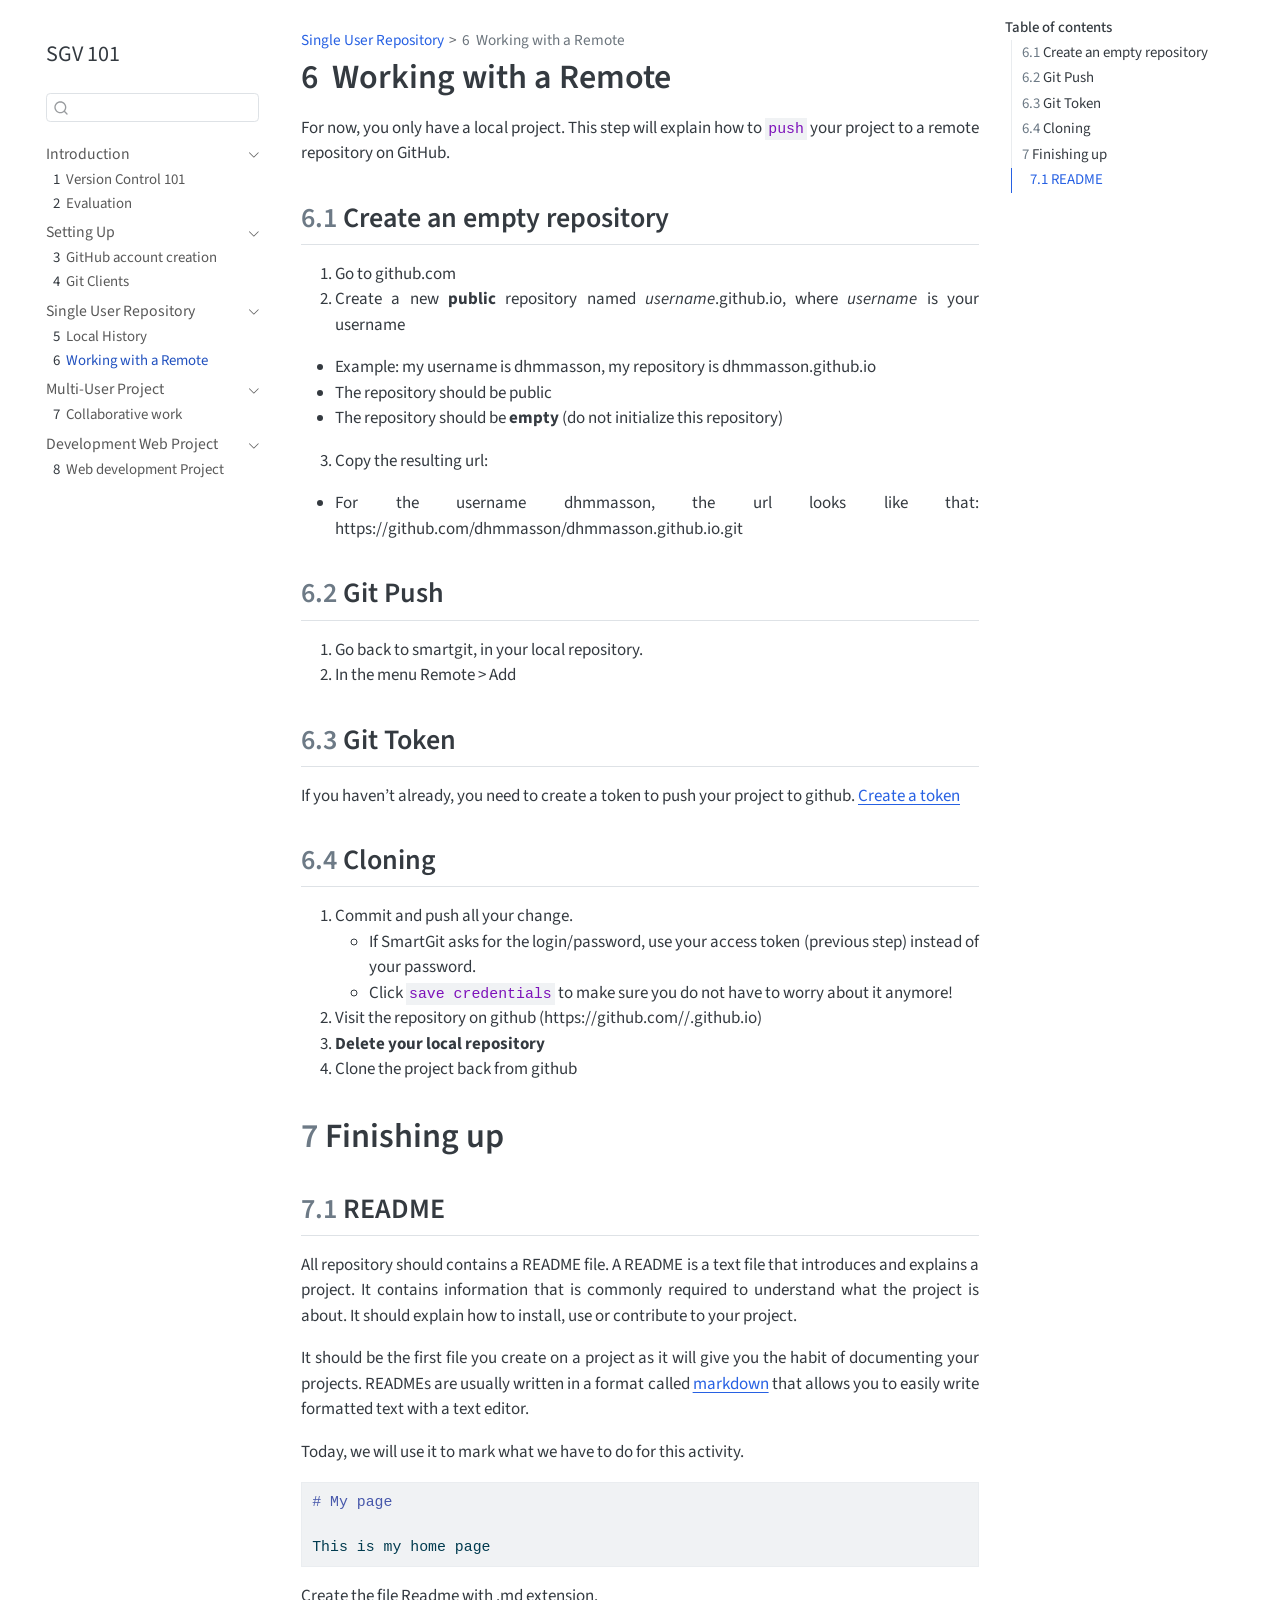
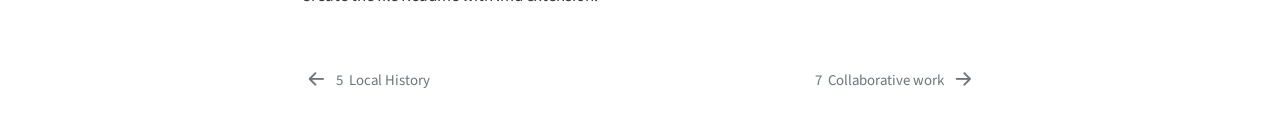
<file: activities/class_1/remote-history.html>
<!DOCTYPE html>
<html xmlns="http://www.w3.org/1999/xhtml" lang="en" xml:lang="en"><head>

<meta charset="utf-8">
<meta name="generator" content="quarto-1.8.25">

<meta name="viewport" content="width=device-width, initial-scale=1.0, user-scalable=yes">


<title>6&nbsp; Working with a Remote – SGV 101</title>
<style>
code{white-space: pre-wrap;}
span.smallcaps{font-variant: small-caps;}
div.columns{display: flex; gap: min(4vw, 1.5em);}
div.column{flex: auto; overflow-x: auto;}
div.hanging-indent{margin-left: 1.5em; text-indent: -1.5em;}
ul.task-list{list-style: none;}
ul.task-list li input[type="checkbox"] {
  width: 0.8em;
  margin: 0 0.8em 0.2em -1em; /* quarto-specific, see https://github.com/quarto-dev/quarto-cli/issues/4556 */ 
  vertical-align: middle;
}
/* CSS for syntax highlighting */
html { -webkit-text-size-adjust: 100%; }
pre > code.sourceCode { white-space: pre; position: relative; }
pre > code.sourceCode > span { display: inline-block; line-height: 1.25; }
pre > code.sourceCode > span:empty { height: 1.2em; }
.sourceCode { overflow: visible; }
code.sourceCode > span { color: inherit; text-decoration: inherit; }
div.sourceCode { margin: 1em 0; }
pre.sourceCode { margin: 0; }
@media screen {
div.sourceCode { overflow: auto; }
}
@media print {
pre > code.sourceCode { white-space: pre-wrap; }
pre > code.sourceCode > span { text-indent: -5em; padding-left: 5em; }
}
pre.numberSource code
  { counter-reset: source-line 0; }
pre.numberSource code > span
  { position: relative; left: -4em; counter-increment: source-line; }
pre.numberSource code > span > a:first-child::before
  { content: counter(source-line);
    position: relative; left: -1em; text-align: right; vertical-align: baseline;
    border: none; display: inline-block;
    -webkit-touch-callout: none; -webkit-user-select: none;
    -khtml-user-select: none; -moz-user-select: none;
    -ms-user-select: none; user-select: none;
    padding: 0 4px; width: 4em;
  }
pre.numberSource { margin-left: 3em;  padding-left: 4px; }
div.sourceCode
  {   }
@media screen {
pre > code.sourceCode > span > a:first-child::before { text-decoration: underline; }
}
</style>


<script src="../../site_libs/quarto-nav/quarto-nav.js"></script>
<script src="../../site_libs/quarto-nav/headroom.min.js"></script>
<script src="../../site_libs/clipboard/clipboard.min.js"></script>
<script src="../../site_libs/quarto-search/autocomplete.umd.js"></script>
<script src="../../site_libs/quarto-search/fuse.min.js"></script>
<script src="../../site_libs/quarto-search/quarto-search.js"></script>
<meta name="quarto:offset" content="../../">
<link href="../../activities/class_1/collaborative-project.html" rel="next">
<link href="../../activities/class_1/local-history.html" rel="prev">
<script src="../../site_libs/quarto-html/quarto.js" type="module"></script>
<script src="../../site_libs/quarto-html/tabsets/tabsets.js" type="module"></script>
<script src="../../site_libs/quarto-html/axe/axe-check.js" type="module"></script>
<script src="../../site_libs/quarto-html/popper.min.js"></script>
<script src="../../site_libs/quarto-html/tippy.umd.min.js"></script>
<script src="../../site_libs/quarto-html/anchor.min.js"></script>
<link href="../../site_libs/quarto-html/tippy.css" rel="stylesheet">
<link href="../../site_libs/quarto-html/quarto-syntax-highlighting-7b89279ff1a6dce999919e0e67d4d9ec.css" rel="stylesheet" id="quarto-text-highlighting-styles">
<script src="../../site_libs/bootstrap/bootstrap.min.js"></script>
<link href="../../site_libs/bootstrap/bootstrap-icons.css" rel="stylesheet">
<link href="../../site_libs/bootstrap/bootstrap-27c261d06b905028a18691de25d09dde.min.css" rel="stylesheet" append-hash="true" id="quarto-bootstrap" data-mode="light">
<script id="quarto-search-options" type="application/json">{
  "location": "sidebar",
  "copy-button": false,
  "collapse-after": 3,
  "panel-placement": "start",
  "type": "textbox",
  "limit": 50,
  "keyboard-shortcut": [
    "f",
    "/",
    "s"
  ],
  "show-item-context": false,
  "language": {
    "search-no-results-text": "No results",
    "search-matching-documents-text": "matching documents",
    "search-copy-link-title": "Copy link to search",
    "search-hide-matches-text": "Hide additional matches",
    "search-more-match-text": "more match in this document",
    "search-more-matches-text": "more matches in this document",
    "search-clear-button-title": "Clear",
    "search-text-placeholder": "",
    "search-detached-cancel-button-title": "Cancel",
    "search-submit-button-title": "Submit",
    "search-label": "Search"
  }
}</script>


<link rel="stylesheet" href="../../styles.css">
</head>

<body class="nav-sidebar floating quarto-light">

<div id="quarto-search-results"></div>
  <header id="quarto-header" class="headroom fixed-top">
  <nav class="quarto-secondary-nav">
    <div class="container-fluid d-flex">
      <button type="button" class="quarto-btn-toggle btn" data-bs-toggle="collapse" role="button" data-bs-target=".quarto-sidebar-collapse-item" aria-controls="quarto-sidebar" aria-expanded="false" aria-label="Toggle sidebar navigation" onclick="if (window.quartoToggleHeadroom) { window.quartoToggleHeadroom(); }">
        <i class="bi bi-layout-text-sidebar-reverse"></i>
      </button>
        <nav class="quarto-page-breadcrumbs" aria-label="breadcrumb"><ol class="breadcrumb"><li class="breadcrumb-item"><a href="../../activities/class_1/Single-User-Project.html">Single User Repository</a></li><li class="breadcrumb-item"><a href="../../activities/class_1/remote-history.html"><span class="chapter-number">6</span>&nbsp; <span class="chapter-title">Working with a Remote</span></a></li></ol></nav>
        <a class="flex-grow-1" role="navigation" data-bs-toggle="collapse" data-bs-target=".quarto-sidebar-collapse-item" aria-controls="quarto-sidebar" aria-expanded="false" aria-label="Toggle sidebar navigation" onclick="if (window.quartoToggleHeadroom) { window.quartoToggleHeadroom(); }">      
        </a>
      <button type="button" class="btn quarto-search-button" aria-label="Search" onclick="window.quartoOpenSearch();">
        <i class="bi bi-search"></i>
      </button>
    </div>
  </nav>
</header>
<!-- content -->
<div id="quarto-content" class="quarto-container page-columns page-rows-contents page-layout-article">
<!-- sidebar -->
  <nav id="quarto-sidebar" class="sidebar collapse collapse-horizontal quarto-sidebar-collapse-item sidebar-navigation floating overflow-auto">
    <div class="pt-lg-2 mt-2 text-left sidebar-header sidebar-header-stacked">
      <a href="../../index.html" class="sidebar-logo-link">
      </a>
    <div class="sidebar-title mb-0 py-0">
      <a href="../../">SGV 101</a> 
    </div>
      </div>
        <div class="mt-2 flex-shrink-0 align-items-center">
        <div class="sidebar-search">
        <div id="quarto-search" class="" title="Search"></div>
        </div>
        </div>
    <div class="sidebar-menu-container"> 
    <ul class="list-unstyled mt-1">
        <li class="sidebar-item sidebar-item-section">
      <div class="sidebar-item-container"> 
            <a class="sidebar-item-text sidebar-link text-start" data-bs-toggle="collapse" data-bs-target="#quarto-sidebar-section-1" role="navigation" aria-expanded="true">
 <span class="menu-text">Introduction</span></a>
          <a class="sidebar-item-toggle text-start" data-bs-toggle="collapse" data-bs-target="#quarto-sidebar-section-1" role="navigation" aria-expanded="true" aria-label="Toggle section">
            <i class="bi bi-chevron-right ms-2"></i>
          </a> 
      </div>
      <ul id="quarto-sidebar-section-1" class="collapse list-unstyled sidebar-section depth1 show">  
          <li class="sidebar-item">
  <div class="sidebar-item-container"> 
  <a href="../../index.html" class="sidebar-item-text sidebar-link">
 <span class="menu-text"><span class="chapter-number">1</span>&nbsp; <span class="chapter-title">Version Control 101</span></span></a>
  </div>
</li>
          <li class="sidebar-item">
  <div class="sidebar-item-container"> 
  <a href="../../evaluation.html" class="sidebar-item-text sidebar-link">
 <span class="menu-text"><span class="chapter-number">2</span>&nbsp; <span class="chapter-title">Evaluation</span></span></a>
  </div>
</li>
      </ul>
  </li>
        <li class="sidebar-item sidebar-item-section">
      <div class="sidebar-item-container"> 
            <a class="sidebar-item-text sidebar-link text-start" data-bs-toggle="collapse" data-bs-target="#quarto-sidebar-section-2" role="navigation" aria-expanded="true">
 <span class="menu-text">Setting Up</span></a>
          <a class="sidebar-item-toggle text-start" data-bs-toggle="collapse" data-bs-target="#quarto-sidebar-section-2" role="navigation" aria-expanded="true" aria-label="Toggle section">
            <i class="bi bi-chevron-right ms-2"></i>
          </a> 
      </div>
      <ul id="quarto-sidebar-section-2" class="collapse list-unstyled sidebar-section depth1 show">  
          <li class="sidebar-item">
  <div class="sidebar-item-container"> 
  <a href="../../activities/setup/Github_Account_Creation.html" class="sidebar-item-text sidebar-link">
 <span class="menu-text"><span class="chapter-number">3</span>&nbsp; <span class="chapter-title">GitHub account creation</span></span></a>
  </div>
</li>
          <li class="sidebar-item">
  <div class="sidebar-item-container"> 
  <a href="../../activities/setup/Git_Clients.html" class="sidebar-item-text sidebar-link">
 <span class="menu-text"><span class="chapter-number">4</span>&nbsp; <span class="chapter-title">Git Clients</span></span></a>
  </div>
</li>
      </ul>
  </li>
        <li class="sidebar-item sidebar-item-section">
      <div class="sidebar-item-container"> 
            <a href="../../activities/class_1/Single-User-Project.html" class="sidebar-item-text sidebar-link">
 <span class="menu-text">Single User Repository</span></a>
          <a class="sidebar-item-toggle text-start" data-bs-toggle="collapse" data-bs-target="#quarto-sidebar-section-3" role="navigation" aria-expanded="true" aria-label="Toggle section">
            <i class="bi bi-chevron-right ms-2"></i>
          </a> 
      </div>
      <ul id="quarto-sidebar-section-3" class="collapse list-unstyled sidebar-section depth1 show">  
          <li class="sidebar-item">
  <div class="sidebar-item-container"> 
  <a href="../../activities/class_1/local-history.html" class="sidebar-item-text sidebar-link">
 <span class="menu-text"><span class="chapter-number">5</span>&nbsp; <span class="chapter-title">Local History</span></span></a>
  </div>
</li>
          <li class="sidebar-item">
  <div class="sidebar-item-container"> 
  <a href="../../activities/class_1/remote-history.html" class="sidebar-item-text sidebar-link active">
 <span class="menu-text"><span class="chapter-number">6</span>&nbsp; <span class="chapter-title">Working with a Remote</span></span></a>
  </div>
</li>
      </ul>
  </li>
        <li class="sidebar-item sidebar-item-section">
      <div class="sidebar-item-container"> 
            <a class="sidebar-item-text sidebar-link text-start" data-bs-toggle="collapse" data-bs-target="#quarto-sidebar-section-4" role="navigation" aria-expanded="true">
 <span class="menu-text">Multi-User Project</span></a>
          <a class="sidebar-item-toggle text-start" data-bs-toggle="collapse" data-bs-target="#quarto-sidebar-section-4" role="navigation" aria-expanded="true" aria-label="Toggle section">
            <i class="bi bi-chevron-right ms-2"></i>
          </a> 
      </div>
      <ul id="quarto-sidebar-section-4" class="collapse list-unstyled sidebar-section depth1 show">  
          <li class="sidebar-item">
  <div class="sidebar-item-container"> 
  <a href="../../activities/class_1/collaborative-project.html" class="sidebar-item-text sidebar-link">
 <span class="menu-text"><span class="chapter-number">7</span>&nbsp; <span class="chapter-title">Collaborative work</span></span></a>
  </div>
</li>
      </ul>
  </li>
        <li class="sidebar-item sidebar-item-section">
      <div class="sidebar-item-container"> 
            <a class="sidebar-item-text sidebar-link text-start" data-bs-toggle="collapse" data-bs-target="#quarto-sidebar-section-5" role="navigation" aria-expanded="true">
 <span class="menu-text">Development Web Project</span></a>
          <a class="sidebar-item-toggle text-start" data-bs-toggle="collapse" data-bs-target="#quarto-sidebar-section-5" role="navigation" aria-expanded="true" aria-label="Toggle section">
            <i class="bi bi-chevron-right ms-2"></i>
          </a> 
      </div>
      <ul id="quarto-sidebar-section-5" class="collapse list-unstyled sidebar-section depth1 show">  
          <li class="sidebar-item">
  <div class="sidebar-item-container"> 
  <a href="../../activities/Multi-User-Projet.html" class="sidebar-item-text sidebar-link">
 <span class="menu-text"><span class="chapter-number">8</span>&nbsp; <span class="chapter-title">Web development Project</span></span></a>
  </div>
</li>
      </ul>
  </li>
    </ul>
    </div>
</nav>
<div id="quarto-sidebar-glass" class="quarto-sidebar-collapse-item" data-bs-toggle="collapse" data-bs-target=".quarto-sidebar-collapse-item"></div>
<!-- margin-sidebar -->
    <div id="quarto-margin-sidebar" class="sidebar margin-sidebar">
        <nav id="TOC" role="doc-toc" class="toc-active">
    <h2 id="toc-title">Table of contents</h2>
   
  <ul>
  <li><a href="#create-an-empty-repository" id="toc-create-an-empty-repository" class="nav-link active" data-scroll-target="#create-an-empty-repository"><span class="header-section-number">6.1</span> Create an empty repository</a></li>
  <li><a href="#git-push" id="toc-git-push" class="nav-link" data-scroll-target="#git-push"><span class="header-section-number">6.2</span> Git Push</a></li>
  <li><a href="#git-token" id="toc-git-token" class="nav-link" data-scroll-target="#git-token"><span class="header-section-number">6.3</span> Git Token</a></li>
  <li><a href="#cloning" id="toc-cloning" class="nav-link" data-scroll-target="#cloning"><span class="header-section-number">6.4</span> Cloning</a></li>
  <li><a href="#finishing-up" id="toc-finishing-up" class="nav-link" data-scroll-target="#finishing-up"><span class="header-section-number">7</span> Finishing up</a>
  <ul class="collapse">
  <li><a href="#readme" id="toc-readme" class="nav-link" data-scroll-target="#readme"><span class="header-section-number">7.1</span> README</a></li>
  </ul></li>
  </ul>
</nav>
    </div>
<!-- main -->
<main class="content" id="quarto-document-content">

<header id="title-block-header" class="quarto-title-block default"><nav class="quarto-page-breadcrumbs quarto-title-breadcrumbs d-none d-lg-block" aria-label="breadcrumb"><ol class="breadcrumb"><li class="breadcrumb-item"><a href="../../activities/class_1/Single-User-Project.html">Single User Repository</a></li><li class="breadcrumb-item"><a href="../../activities/class_1/remote-history.html"><span class="chapter-number">6</span>&nbsp; <span class="chapter-title">Working with a Remote</span></a></li></ol></nav>
<div class="quarto-title">
<h1 class="title"><span class="chapter-number">6</span>&nbsp; <span class="chapter-title">Working with a Remote</span></h1>
</div>



<div class="quarto-title-meta">

    
  
    
  </div>
  


</header>


<p>For now, you only have a local project. This step will explain how to <code>push</code> your project to a remote repository on GitHub.</p>
<section id="create-an-empty-repository" class="level2" data-number="6.1">
<h2 data-number="6.1" class="anchored" data-anchor-id="create-an-empty-repository"><span class="header-section-number">6.1</span> Create an empty repository</h2>
<ol type="1">
<li>Go to github.com</li>
<li>Create a new <strong>public</strong> repository named <em>username</em>.github.io, where <em>username</em> is your username</li>
</ol>
<ul>
<li>Example: my username is dhmmasson, my repository is dhmmasson.github.io</li>
<li>The repository should be public</li>
<li>The repository should be <strong>empty</strong> (do not initialize this repository)</li>
</ul>
<ol start="3" type="1">
<li>Copy the resulting url:</li>
</ol>
<ul>
<li>For the username dhmmasson, the url looks like that: https://github.com/dhmmasson/dhmmasson.github.io.git</li>
</ul>
</section>
<section id="git-push" class="level2" data-number="6.2">
<h2 data-number="6.2" class="anchored" data-anchor-id="git-push"><span class="header-section-number">6.2</span> Git Push</h2>
<ol type="1">
<li>Go back to smartgit, in your local repository.</li>
<li>In the menu Remote &gt; Add</li>
</ol>
</section>
<section id="git-token" class="level2" data-number="6.3">
<h2 data-number="6.3" class="anchored" data-anchor-id="git-token"><span class="header-section-number">6.3</span> Git Token</h2>
<p>If you haven’t already, you need to create a token to push your project to github. <a href="../../activities/setup/Git_Clients.html#create-a-token">Create a token</a></p>
</section>
<section id="cloning" class="level2" data-number="6.4">
<h2 data-number="6.4" class="anchored" data-anchor-id="cloning"><span class="header-section-number">6.4</span> Cloning</h2>
<ol type="1">
<li>Commit and push all your change.
<ul>
<li>If SmartGit asks for the login/password, use your access token (previous step) instead of your password.</li>
<li>Click <code>save credentials</code> to make sure you do not have to worry about it anymore!</li>
</ul></li>
<li>Visit the repository on github (https://github.com/<username>/<username>.github.io)</username></username></li>
<li><strong>Delete your local repository</strong></li>
<li>Clone the project back from github</li>
</ol>
</section>
<section id="finishing-up" class="level1" data-number="7">
<h1 data-number="7"><span class="header-section-number">7</span> Finishing up</h1>
<section id="readme" class="level2" data-number="7.1">
<h2 data-number="7.1" class="anchored" data-anchor-id="readme"><span class="header-section-number">7.1</span> README</h2>
<p>All repository should contains a README file. A README is a text file that introduces and explains a project. It contains information that is commonly required to understand what the project is about. It should explain how to install, use or contribute to your project.</p>
<p>It should be the first file you create on a project as it will give you the habit of documenting your projects. READMEs are usually written in a format called <a href="https://docs.github.com/en/get-started/writing-on-github/getting-started-with-writing-and-formatting-on-github/basic-writing-and-formatting-syntax">markdown</a> that allows you to easily write formatted text with a text editor.</p>
<p>Today, we will use it to mark what we have to do for this activity.</p>
<div class="code-copy-outer-scaffold"><div class="sourceCode" id="cb1"><pre class="sourceCode markdown code-with-copy"><code class="sourceCode markdown"><span id="cb1-1"><a href="#cb1-1" aria-hidden="true" tabindex="-1"></a><span class="fu"># My page</span></span>
<span id="cb1-2"><a href="#cb1-2" aria-hidden="true" tabindex="-1"></a></span>
<span id="cb1-3"><a href="#cb1-3" aria-hidden="true" tabindex="-1"></a>This is my home page</span></code></pre></div><button title="Copy to Clipboard" class="code-copy-button"><i class="bi"></i></button></div>
<p>Create the file Readme with .md extension.</p>


</section>
</section>

</main> <!-- /main -->
<script id="quarto-html-after-body" type="application/javascript">
  window.document.addEventListener("DOMContentLoaded", function (event) {
    const icon = "";
    const anchorJS = new window.AnchorJS();
    anchorJS.options = {
      placement: 'right',
      icon: icon
    };
    anchorJS.add('.anchored');
    const isCodeAnnotation = (el) => {
      for (const clz of el.classList) {
        if (clz.startsWith('code-annotation-')) {                     
          return true;
        }
      }
      return false;
    }
    const onCopySuccess = function(e) {
      // button target
      const button = e.trigger;
      // don't keep focus
      button.blur();
      // flash "checked"
      button.classList.add('code-copy-button-checked');
      var currentTitle = button.getAttribute("title");
      button.setAttribute("title", "Copied!");
      let tooltip;
      if (window.bootstrap) {
        button.setAttribute("data-bs-toggle", "tooltip");
        button.setAttribute("data-bs-placement", "left");
        button.setAttribute("data-bs-title", "Copied!");
        tooltip = new bootstrap.Tooltip(button, 
          { trigger: "manual", 
            customClass: "code-copy-button-tooltip",
            offset: [0, -8]});
        tooltip.show();    
      }
      setTimeout(function() {
        if (tooltip) {
          tooltip.hide();
          button.removeAttribute("data-bs-title");
          button.removeAttribute("data-bs-toggle");
          button.removeAttribute("data-bs-placement");
        }
        button.setAttribute("title", currentTitle);
        button.classList.remove('code-copy-button-checked');
      }, 1000);
      // clear code selection
      e.clearSelection();
    }
    const getTextToCopy = function(trigger) {
      const outerScaffold = trigger.parentElement.cloneNode(true);
      const codeEl = outerScaffold.querySelector('code');
      for (const childEl of codeEl.children) {
        if (isCodeAnnotation(childEl)) {
          childEl.remove();
        }
      }
      return codeEl.innerText;
    }
    const clipboard = new window.ClipboardJS('.code-copy-button:not([data-in-quarto-modal])', {
      text: getTextToCopy
    });
    clipboard.on('success', onCopySuccess);
    if (window.document.getElementById('quarto-embedded-source-code-modal')) {
      const clipboardModal = new window.ClipboardJS('.code-copy-button[data-in-quarto-modal]', {
        text: getTextToCopy,
        container: window.document.getElementById('quarto-embedded-source-code-modal')
      });
      clipboardModal.on('success', onCopySuccess);
    }
      var localhostRegex = new RegExp(/^(?:http|https):\/\/localhost\:?[0-9]*\//);
      var mailtoRegex = new RegExp(/^mailto:/);
        var filterRegex = new RegExp('/' + window.location.host + '/');
      var isInternal = (href) => {
          return filterRegex.test(href) || localhostRegex.test(href) || mailtoRegex.test(href);
      }
      // Inspect non-navigation links and adorn them if external
     var links = window.document.querySelectorAll('a[href]:not(.nav-link):not(.navbar-brand):not(.toc-action):not(.sidebar-link):not(.sidebar-item-toggle):not(.pagination-link):not(.no-external):not([aria-hidden]):not(.dropdown-item):not(.quarto-navigation-tool):not(.about-link)');
      for (var i=0; i<links.length; i++) {
        const link = links[i];
        if (!isInternal(link.href)) {
          // undo the damage that might have been done by quarto-nav.js in the case of
          // links that we want to consider external
          if (link.dataset.originalHref !== undefined) {
            link.href = link.dataset.originalHref;
          }
        }
      }
    function tippyHover(el, contentFn, onTriggerFn, onUntriggerFn) {
      const config = {
        allowHTML: true,
        maxWidth: 500,
        delay: 100,
        arrow: false,
        appendTo: function(el) {
            return el.parentElement;
        },
        interactive: true,
        interactiveBorder: 10,
        theme: 'quarto',
        placement: 'bottom-start',
      };
      if (contentFn) {
        config.content = contentFn;
      }
      if (onTriggerFn) {
        config.onTrigger = onTriggerFn;
      }
      if (onUntriggerFn) {
        config.onUntrigger = onUntriggerFn;
      }
      window.tippy(el, config); 
    }
    const noterefs = window.document.querySelectorAll('a[role="doc-noteref"]');
    for (var i=0; i<noterefs.length; i++) {
      const ref = noterefs[i];
      tippyHover(ref, function() {
        // use id or data attribute instead here
        let href = ref.getAttribute('data-footnote-href') || ref.getAttribute('href');
        try { href = new URL(href).hash; } catch {}
        const id = href.replace(/^#\/?/, "");
        const note = window.document.getElementById(id);
        if (note) {
          return note.innerHTML;
        } else {
          return "";
        }
      });
    }
    const xrefs = window.document.querySelectorAll('a.quarto-xref');
    const processXRef = (id, note) => {
      // Strip column container classes
      const stripColumnClz = (el) => {
        el.classList.remove("page-full", "page-columns");
        if (el.children) {
          for (const child of el.children) {
            stripColumnClz(child);
          }
        }
      }
      stripColumnClz(note)
      if (id === null || id.startsWith('sec-')) {
        // Special case sections, only their first couple elements
        const container = document.createElement("div");
        if (note.children && note.children.length > 2) {
          container.appendChild(note.children[0].cloneNode(true));
          for (let i = 1; i < note.children.length; i++) {
            const child = note.children[i];
            if (child.tagName === "P" && child.innerText === "") {
              continue;
            } else {
              container.appendChild(child.cloneNode(true));
              break;
            }
          }
          if (window.Quarto?.typesetMath) {
            window.Quarto.typesetMath(container);
          }
          return container.innerHTML
        } else {
          if (window.Quarto?.typesetMath) {
            window.Quarto.typesetMath(note);
          }
          return note.innerHTML;
        }
      } else {
        // Remove any anchor links if they are present
        const anchorLink = note.querySelector('a.anchorjs-link');
        if (anchorLink) {
          anchorLink.remove();
        }
        if (window.Quarto?.typesetMath) {
          window.Quarto.typesetMath(note);
        }
        if (note.classList.contains("callout")) {
          return note.outerHTML;
        } else {
          return note.innerHTML;
        }
      }
    }
    for (var i=0; i<xrefs.length; i++) {
      const xref = xrefs[i];
      tippyHover(xref, undefined, function(instance) {
        instance.disable();
        let url = xref.getAttribute('href');
        let hash = undefined; 
        if (url.startsWith('#')) {
          hash = url;
        } else {
          try { hash = new URL(url).hash; } catch {}
        }
        if (hash) {
          const id = hash.replace(/^#\/?/, "");
          const note = window.document.getElementById(id);
          if (note !== null) {
            try {
              const html = processXRef(id, note.cloneNode(true));
              instance.setContent(html);
            } finally {
              instance.enable();
              instance.show();
            }
          } else {
            // See if we can fetch this
            fetch(url.split('#')[0])
            .then(res => res.text())
            .then(html => {
              const parser = new DOMParser();
              const htmlDoc = parser.parseFromString(html, "text/html");
              const note = htmlDoc.getElementById(id);
              if (note !== null) {
                const html = processXRef(id, note);
                instance.setContent(html);
              } 
            }).finally(() => {
              instance.enable();
              instance.show();
            });
          }
        } else {
          // See if we can fetch a full url (with no hash to target)
          // This is a special case and we should probably do some content thinning / targeting
          fetch(url)
          .then(res => res.text())
          .then(html => {
            const parser = new DOMParser();
            const htmlDoc = parser.parseFromString(html, "text/html");
            const note = htmlDoc.querySelector('main.content');
            if (note !== null) {
              // This should only happen for chapter cross references
              // (since there is no id in the URL)
              // remove the first header
              if (note.children.length > 0 && note.children[0].tagName === "HEADER") {
                note.children[0].remove();
              }
              const html = processXRef(null, note);
              instance.setContent(html);
            } 
          }).finally(() => {
            instance.enable();
            instance.show();
          });
        }
      }, function(instance) {
      });
    }
        let selectedAnnoteEl;
        const selectorForAnnotation = ( cell, annotation) => {
          let cellAttr = 'data-code-cell="' + cell + '"';
          let lineAttr = 'data-code-annotation="' +  annotation + '"';
          const selector = 'span[' + cellAttr + '][' + lineAttr + ']';
          return selector;
        }
        const selectCodeLines = (annoteEl) => {
          const doc = window.document;
          const targetCell = annoteEl.getAttribute("data-target-cell");
          const targetAnnotation = annoteEl.getAttribute("data-target-annotation");
          const annoteSpan = window.document.querySelector(selectorForAnnotation(targetCell, targetAnnotation));
          const lines = annoteSpan.getAttribute("data-code-lines").split(",");
          const lineIds = lines.map((line) => {
            return targetCell + "-" + line;
          })
          let top = null;
          let height = null;
          let parent = null;
          if (lineIds.length > 0) {
              //compute the position of the single el (top and bottom and make a div)
              const el = window.document.getElementById(lineIds[0]);
              top = el.offsetTop;
              height = el.offsetHeight;
              parent = el.parentElement.parentElement;
            if (lineIds.length > 1) {
              const lastEl = window.document.getElementById(lineIds[lineIds.length - 1]);
              const bottom = lastEl.offsetTop + lastEl.offsetHeight;
              height = bottom - top;
            }
            if (top !== null && height !== null && parent !== null) {
              // cook up a div (if necessary) and position it 
              let div = window.document.getElementById("code-annotation-line-highlight");
              if (div === null) {
                div = window.document.createElement("div");
                div.setAttribute("id", "code-annotation-line-highlight");
                div.style.position = 'absolute';
                parent.appendChild(div);
              }
              div.style.top = top - 2 + "px";
              div.style.height = height + 4 + "px";
              div.style.left = 0;
              let gutterDiv = window.document.getElementById("code-annotation-line-highlight-gutter");
              if (gutterDiv === null) {
                gutterDiv = window.document.createElement("div");
                gutterDiv.setAttribute("id", "code-annotation-line-highlight-gutter");
                gutterDiv.style.position = 'absolute';
                const codeCell = window.document.getElementById(targetCell);
                const gutter = codeCell.querySelector('.code-annotation-gutter');
                gutter.appendChild(gutterDiv);
              }
              gutterDiv.style.top = top - 2 + "px";
              gutterDiv.style.height = height + 4 + "px";
            }
            selectedAnnoteEl = annoteEl;
          }
        };
        const unselectCodeLines = () => {
          const elementsIds = ["code-annotation-line-highlight", "code-annotation-line-highlight-gutter"];
          elementsIds.forEach((elId) => {
            const div = window.document.getElementById(elId);
            if (div) {
              div.remove();
            }
          });
          selectedAnnoteEl = undefined;
        };
          // Handle positioning of the toggle
      window.addEventListener(
        "resize",
        throttle(() => {
          elRect = undefined;
          if (selectedAnnoteEl) {
            selectCodeLines(selectedAnnoteEl);
          }
        }, 10)
      );
      function throttle(fn, ms) {
      let throttle = false;
      let timer;
        return (...args) => {
          if(!throttle) { // first call gets through
              fn.apply(this, args);
              throttle = true;
          } else { // all the others get throttled
              if(timer) clearTimeout(timer); // cancel #2
              timer = setTimeout(() => {
                fn.apply(this, args);
                timer = throttle = false;
              }, ms);
          }
        };
      }
        // Attach click handler to the DT
        const annoteDls = window.document.querySelectorAll('dt[data-target-cell]');
        for (const annoteDlNode of annoteDls) {
          annoteDlNode.addEventListener('click', (event) => {
            const clickedEl = event.target;
            if (clickedEl !== selectedAnnoteEl) {
              unselectCodeLines();
              const activeEl = window.document.querySelector('dt[data-target-cell].code-annotation-active');
              if (activeEl) {
                activeEl.classList.remove('code-annotation-active');
              }
              selectCodeLines(clickedEl);
              clickedEl.classList.add('code-annotation-active');
            } else {
              // Unselect the line
              unselectCodeLines();
              clickedEl.classList.remove('code-annotation-active');
            }
          });
        }
    const findCites = (el) => {
      const parentEl = el.parentElement;
      if (parentEl) {
        const cites = parentEl.dataset.cites;
        if (cites) {
          return {
            el,
            cites: cites.split(' ')
          };
        } else {
          return findCites(el.parentElement)
        }
      } else {
        return undefined;
      }
    };
    var bibliorefs = window.document.querySelectorAll('a[role="doc-biblioref"]');
    for (var i=0; i<bibliorefs.length; i++) {
      const ref = bibliorefs[i];
      const citeInfo = findCites(ref);
      if (citeInfo) {
        tippyHover(citeInfo.el, function() {
          var popup = window.document.createElement('div');
          citeInfo.cites.forEach(function(cite) {
            var citeDiv = window.document.createElement('div');
            citeDiv.classList.add('hanging-indent');
            citeDiv.classList.add('csl-entry');
            var biblioDiv = window.document.getElementById('ref-' + cite);
            if (biblioDiv) {
              citeDiv.innerHTML = biblioDiv.innerHTML;
            }
            popup.appendChild(citeDiv);
          });
          return popup.innerHTML;
        });
      }
    }
  });
  </script>
<nav class="page-navigation">
  <div class="nav-page nav-page-previous">
      <a href="../../activities/class_1/local-history.html" class="pagination-link" aria-label="Local History">
        <i class="bi bi-arrow-left-short"></i> <span class="nav-page-text"><span class="chapter-number">5</span>&nbsp; <span class="chapter-title">Local History</span></span>
      </a>          
  </div>
  <div class="nav-page nav-page-next">
      <a href="../../activities/class_1/collaborative-project.html" class="pagination-link" aria-label="Collaborative work">
        <span class="nav-page-text"><span class="chapter-number">7</span>&nbsp; <span class="chapter-title">Collaborative work</span></span> <i class="bi bi-arrow-right-short"></i>
      </a>
  </div>
</nav>
</div> <!-- /content -->




</body></html>
</file>
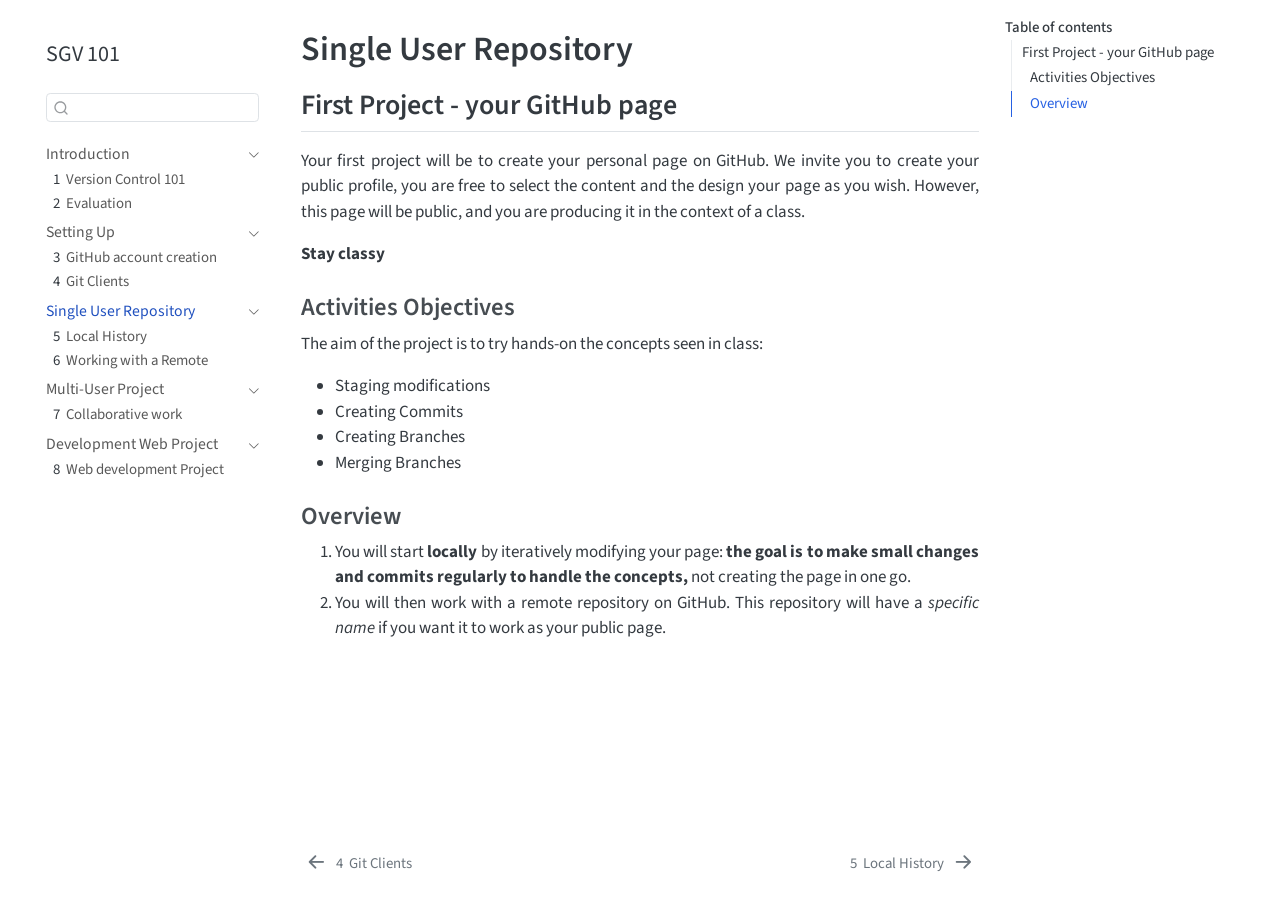
<file: activities/class_1/Single-User-Project.html>
<!DOCTYPE html>
<html xmlns="http://www.w3.org/1999/xhtml" lang="en" xml:lang="en"><head>

<meta charset="utf-8">
<meta name="generator" content="quarto-1.8.25">

<meta name="viewport" content="width=device-width, initial-scale=1.0, user-scalable=yes">


<title>Single User Repository – SGV 101</title>
<style>
code{white-space: pre-wrap;}
span.smallcaps{font-variant: small-caps;}
div.columns{display: flex; gap: min(4vw, 1.5em);}
div.column{flex: auto; overflow-x: auto;}
div.hanging-indent{margin-left: 1.5em; text-indent: -1.5em;}
ul.task-list{list-style: none;}
ul.task-list li input[type="checkbox"] {
  width: 0.8em;
  margin: 0 0.8em 0.2em -1em; /* quarto-specific, see https://github.com/quarto-dev/quarto-cli/issues/4556 */ 
  vertical-align: middle;
}
</style>


<script src="../../site_libs/quarto-nav/quarto-nav.js"></script>
<script src="../../site_libs/quarto-nav/headroom.min.js"></script>
<script src="../../site_libs/clipboard/clipboard.min.js"></script>
<script src="../../site_libs/quarto-search/autocomplete.umd.js"></script>
<script src="../../site_libs/quarto-search/fuse.min.js"></script>
<script src="../../site_libs/quarto-search/quarto-search.js"></script>
<meta name="quarto:offset" content="../../">
<link href="../../activities/class_1/local-history.html" rel="next">
<link href="../../activities/setup/Git_Clients.html" rel="prev">
<script src="../../site_libs/quarto-html/quarto.js" type="module"></script>
<script src="../../site_libs/quarto-html/tabsets/tabsets.js" type="module"></script>
<script src="../../site_libs/quarto-html/axe/axe-check.js" type="module"></script>
<script src="../../site_libs/quarto-html/popper.min.js"></script>
<script src="../../site_libs/quarto-html/tippy.umd.min.js"></script>
<script src="../../site_libs/quarto-html/anchor.min.js"></script>
<link href="../../site_libs/quarto-html/tippy.css" rel="stylesheet">
<link href="../../site_libs/quarto-html/quarto-syntax-highlighting-7b89279ff1a6dce999919e0e67d4d9ec.css" rel="stylesheet" id="quarto-text-highlighting-styles">
<script src="../../site_libs/bootstrap/bootstrap.min.js"></script>
<link href="../../site_libs/bootstrap/bootstrap-icons.css" rel="stylesheet">
<link href="../../site_libs/bootstrap/bootstrap-27c261d06b905028a18691de25d09dde.min.css" rel="stylesheet" append-hash="true" id="quarto-bootstrap" data-mode="light">
<script id="quarto-search-options" type="application/json">{
  "location": "sidebar",
  "copy-button": false,
  "collapse-after": 3,
  "panel-placement": "start",
  "type": "textbox",
  "limit": 50,
  "keyboard-shortcut": [
    "f",
    "/",
    "s"
  ],
  "show-item-context": false,
  "language": {
    "search-no-results-text": "No results",
    "search-matching-documents-text": "matching documents",
    "search-copy-link-title": "Copy link to search",
    "search-hide-matches-text": "Hide additional matches",
    "search-more-match-text": "more match in this document",
    "search-more-matches-text": "more matches in this document",
    "search-clear-button-title": "Clear",
    "search-text-placeholder": "",
    "search-detached-cancel-button-title": "Cancel",
    "search-submit-button-title": "Submit",
    "search-label": "Search"
  }
}</script>


<link rel="stylesheet" href="../../styles.css">
</head>

<body class="nav-sidebar floating quarto-light">

<div id="quarto-search-results"></div>
  <header id="quarto-header" class="headroom fixed-top">
  <nav class="quarto-secondary-nav">
    <div class="container-fluid d-flex">
      <button type="button" class="quarto-btn-toggle btn" data-bs-toggle="collapse" role="button" data-bs-target=".quarto-sidebar-collapse-item" aria-controls="quarto-sidebar" aria-expanded="false" aria-label="Toggle sidebar navigation" onclick="if (window.quartoToggleHeadroom) { window.quartoToggleHeadroom(); }">
        <i class="bi bi-layout-text-sidebar-reverse"></i>
      </button>
        <nav class="quarto-page-breadcrumbs" aria-label="breadcrumb"><ol class="breadcrumb"><li class="breadcrumb-item"><a href="../../activities/class_1/Single-User-Project.html">Single User Repository</a></li></ol></nav>
        <a class="flex-grow-1" role="navigation" data-bs-toggle="collapse" data-bs-target=".quarto-sidebar-collapse-item" aria-controls="quarto-sidebar" aria-expanded="false" aria-label="Toggle sidebar navigation" onclick="if (window.quartoToggleHeadroom) { window.quartoToggleHeadroom(); }">      
        </a>
      <button type="button" class="btn quarto-search-button" aria-label="Search" onclick="window.quartoOpenSearch();">
        <i class="bi bi-search"></i>
      </button>
    </div>
  </nav>
</header>
<!-- content -->
<div id="quarto-content" class="quarto-container page-columns page-rows-contents page-layout-article">
<!-- sidebar -->
  <nav id="quarto-sidebar" class="sidebar collapse collapse-horizontal quarto-sidebar-collapse-item sidebar-navigation floating overflow-auto">
    <div class="pt-lg-2 mt-2 text-left sidebar-header sidebar-header-stacked">
      <a href="../../index.html" class="sidebar-logo-link">
      </a>
    <div class="sidebar-title mb-0 py-0">
      <a href="../../">SGV 101</a> 
    </div>
      </div>
        <div class="mt-2 flex-shrink-0 align-items-center">
        <div class="sidebar-search">
        <div id="quarto-search" class="" title="Search"></div>
        </div>
        </div>
    <div class="sidebar-menu-container"> 
    <ul class="list-unstyled mt-1">
        <li class="sidebar-item sidebar-item-section">
      <div class="sidebar-item-container"> 
            <a class="sidebar-item-text sidebar-link text-start" data-bs-toggle="collapse" data-bs-target="#quarto-sidebar-section-1" role="navigation" aria-expanded="true">
 <span class="menu-text">Introduction</span></a>
          <a class="sidebar-item-toggle text-start" data-bs-toggle="collapse" data-bs-target="#quarto-sidebar-section-1" role="navigation" aria-expanded="true" aria-label="Toggle section">
            <i class="bi bi-chevron-right ms-2"></i>
          </a> 
      </div>
      <ul id="quarto-sidebar-section-1" class="collapse list-unstyled sidebar-section depth1 show">  
          <li class="sidebar-item">
  <div class="sidebar-item-container"> 
  <a href="../../index.html" class="sidebar-item-text sidebar-link">
 <span class="menu-text"><span class="chapter-number">1</span>&nbsp; <span class="chapter-title">Version Control 101</span></span></a>
  </div>
</li>
          <li class="sidebar-item">
  <div class="sidebar-item-container"> 
  <a href="../../evaluation.html" class="sidebar-item-text sidebar-link">
 <span class="menu-text"><span class="chapter-number">2</span>&nbsp; <span class="chapter-title">Evaluation</span></span></a>
  </div>
</li>
      </ul>
  </li>
        <li class="sidebar-item sidebar-item-section">
      <div class="sidebar-item-container"> 
            <a class="sidebar-item-text sidebar-link text-start" data-bs-toggle="collapse" data-bs-target="#quarto-sidebar-section-2" role="navigation" aria-expanded="true">
 <span class="menu-text">Setting Up</span></a>
          <a class="sidebar-item-toggle text-start" data-bs-toggle="collapse" data-bs-target="#quarto-sidebar-section-2" role="navigation" aria-expanded="true" aria-label="Toggle section">
            <i class="bi bi-chevron-right ms-2"></i>
          </a> 
      </div>
      <ul id="quarto-sidebar-section-2" class="collapse list-unstyled sidebar-section depth1 show">  
          <li class="sidebar-item">
  <div class="sidebar-item-container"> 
  <a href="../../activities/setup/Github_Account_Creation.html" class="sidebar-item-text sidebar-link">
 <span class="menu-text"><span class="chapter-number">3</span>&nbsp; <span class="chapter-title">GitHub account creation</span></span></a>
  </div>
</li>
          <li class="sidebar-item">
  <div class="sidebar-item-container"> 
  <a href="../../activities/setup/Git_Clients.html" class="sidebar-item-text sidebar-link">
 <span class="menu-text"><span class="chapter-number">4</span>&nbsp; <span class="chapter-title">Git Clients</span></span></a>
  </div>
</li>
      </ul>
  </li>
        <li class="sidebar-item sidebar-item-section">
      <div class="sidebar-item-container"> 
            <a href="../../activities/class_1/Single-User-Project.html" class="sidebar-item-text sidebar-link active">
 <span class="menu-text">Single User Repository</span></a>
          <a class="sidebar-item-toggle text-start" data-bs-toggle="collapse" data-bs-target="#quarto-sidebar-section-3" role="navigation" aria-expanded="true" aria-label="Toggle section">
            <i class="bi bi-chevron-right ms-2"></i>
          </a> 
      </div>
      <ul id="quarto-sidebar-section-3" class="collapse list-unstyled sidebar-section depth1 show">  
          <li class="sidebar-item">
  <div class="sidebar-item-container"> 
  <a href="../../activities/class_1/local-history.html" class="sidebar-item-text sidebar-link">
 <span class="menu-text"><span class="chapter-number">5</span>&nbsp; <span class="chapter-title">Local History</span></span></a>
  </div>
</li>
          <li class="sidebar-item">
  <div class="sidebar-item-container"> 
  <a href="../../activities/class_1/remote-history.html" class="sidebar-item-text sidebar-link">
 <span class="menu-text"><span class="chapter-number">6</span>&nbsp; <span class="chapter-title">Working with a Remote</span></span></a>
  </div>
</li>
      </ul>
  </li>
        <li class="sidebar-item sidebar-item-section">
      <div class="sidebar-item-container"> 
            <a class="sidebar-item-text sidebar-link text-start" data-bs-toggle="collapse" data-bs-target="#quarto-sidebar-section-4" role="navigation" aria-expanded="true">
 <span class="menu-text">Multi-User Project</span></a>
          <a class="sidebar-item-toggle text-start" data-bs-toggle="collapse" data-bs-target="#quarto-sidebar-section-4" role="navigation" aria-expanded="true" aria-label="Toggle section">
            <i class="bi bi-chevron-right ms-2"></i>
          </a> 
      </div>
      <ul id="quarto-sidebar-section-4" class="collapse list-unstyled sidebar-section depth1 show">  
          <li class="sidebar-item">
  <div class="sidebar-item-container"> 
  <a href="../../activities/class_1/collaborative-project.html" class="sidebar-item-text sidebar-link">
 <span class="menu-text"><span class="chapter-number">7</span>&nbsp; <span class="chapter-title">Collaborative work</span></span></a>
  </div>
</li>
      </ul>
  </li>
        <li class="sidebar-item sidebar-item-section">
      <div class="sidebar-item-container"> 
            <a class="sidebar-item-text sidebar-link text-start" data-bs-toggle="collapse" data-bs-target="#quarto-sidebar-section-5" role="navigation" aria-expanded="true">
 <span class="menu-text">Development Web Project</span></a>
          <a class="sidebar-item-toggle text-start" data-bs-toggle="collapse" data-bs-target="#quarto-sidebar-section-5" role="navigation" aria-expanded="true" aria-label="Toggle section">
            <i class="bi bi-chevron-right ms-2"></i>
          </a> 
      </div>
      <ul id="quarto-sidebar-section-5" class="collapse list-unstyled sidebar-section depth1 show">  
          <li class="sidebar-item">
  <div class="sidebar-item-container"> 
  <a href="../../activities/Multi-User-Projet.html" class="sidebar-item-text sidebar-link">
 <span class="menu-text"><span class="chapter-number">8</span>&nbsp; <span class="chapter-title">Web development Project</span></span></a>
  </div>
</li>
      </ul>
  </li>
    </ul>
    </div>
</nav>
<div id="quarto-sidebar-glass" class="quarto-sidebar-collapse-item" data-bs-toggle="collapse" data-bs-target=".quarto-sidebar-collapse-item"></div>
<!-- margin-sidebar -->
    <div id="quarto-margin-sidebar" class="sidebar margin-sidebar">
        <nav id="TOC" role="doc-toc" class="toc-active">
    <h2 id="toc-title">Table of contents</h2>
   
  <ul>
  <li><a href="#first-project---your-github-page" id="toc-first-project---your-github-page" class="nav-link active" data-scroll-target="#first-project---your-github-page">First Project - your GitHub page</a>
  <ul class="collapse">
  <li><a href="#activities-objectives" id="toc-activities-objectives" class="nav-link" data-scroll-target="#activities-objectives">Activities Objectives</a></li>
  <li><a href="#overview" id="toc-overview" class="nav-link" data-scroll-target="#overview">Overview</a></li>
  </ul></li>
  </ul>
</nav>
    </div>
<!-- main -->
<main class="content" id="quarto-document-content">

<header id="title-block-header" class="quarto-title-block default">
<div class="quarto-title">
<h1 class="title">Single User Repository</h1>
</div>



<div class="quarto-title-meta">

    
  
    
  </div>
  


</header>


<section id="first-project---your-github-page" class="level2">
<h2 class="anchored" data-anchor-id="first-project---your-github-page">First Project - your GitHub page</h2>
<p>Your first project will be to create your personal page on GitHub. We invite you to create your public profile, you are free to select the content and the design your page as you wish. However, this page will be public, and you are producing it in the context of a class.</p>
<p><strong>Stay classy</strong></p>
<section id="activities-objectives" class="level3">
<h3 class="anchored" data-anchor-id="activities-objectives">Activities Objectives</h3>
<p>The aim of the project is to try hands-on the concepts seen in class:</p>
<ul>
<li>Staging modifications</li>
<li>Creating Commits</li>
<li>Creating Branches</li>
<li>Merging Branches</li>
</ul>
</section>
<section id="overview" class="level3">
<h3 class="anchored" data-anchor-id="overview">Overview</h3>
<ol type="1">
<li>You will start <strong>locally</strong> by iteratively modifying your page: <strong>the goal is to make small changes and commits regularly to handle the concepts,</strong> not creating the page in one go.</li>
<li>You will then work with a remote repository on GitHub. This repository will have a <em>specific name</em> if you want it to work as your public page.</li>
</ol>


</section>
</section>

</main> <!-- /main -->
<script id="quarto-html-after-body" type="application/javascript">
  window.document.addEventListener("DOMContentLoaded", function (event) {
    const icon = "";
    const anchorJS = new window.AnchorJS();
    anchorJS.options = {
      placement: 'right',
      icon: icon
    };
    anchorJS.add('.anchored');
    const isCodeAnnotation = (el) => {
      for (const clz of el.classList) {
        if (clz.startsWith('code-annotation-')) {                     
          return true;
        }
      }
      return false;
    }
    const onCopySuccess = function(e) {
      // button target
      const button = e.trigger;
      // don't keep focus
      button.blur();
      // flash "checked"
      button.classList.add('code-copy-button-checked');
      var currentTitle = button.getAttribute("title");
      button.setAttribute("title", "Copied!");
      let tooltip;
      if (window.bootstrap) {
        button.setAttribute("data-bs-toggle", "tooltip");
        button.setAttribute("data-bs-placement", "left");
        button.setAttribute("data-bs-title", "Copied!");
        tooltip = new bootstrap.Tooltip(button, 
          { trigger: "manual", 
            customClass: "code-copy-button-tooltip",
            offset: [0, -8]});
        tooltip.show();    
      }
      setTimeout(function() {
        if (tooltip) {
          tooltip.hide();
          button.removeAttribute("data-bs-title");
          button.removeAttribute("data-bs-toggle");
          button.removeAttribute("data-bs-placement");
        }
        button.setAttribute("title", currentTitle);
        button.classList.remove('code-copy-button-checked');
      }, 1000);
      // clear code selection
      e.clearSelection();
    }
    const getTextToCopy = function(trigger) {
      const outerScaffold = trigger.parentElement.cloneNode(true);
      const codeEl = outerScaffold.querySelector('code');
      for (const childEl of codeEl.children) {
        if (isCodeAnnotation(childEl)) {
          childEl.remove();
        }
      }
      return codeEl.innerText;
    }
    const clipboard = new window.ClipboardJS('.code-copy-button:not([data-in-quarto-modal])', {
      text: getTextToCopy
    });
    clipboard.on('success', onCopySuccess);
    if (window.document.getElementById('quarto-embedded-source-code-modal')) {
      const clipboardModal = new window.ClipboardJS('.code-copy-button[data-in-quarto-modal]', {
        text: getTextToCopy,
        container: window.document.getElementById('quarto-embedded-source-code-modal')
      });
      clipboardModal.on('success', onCopySuccess);
    }
      var localhostRegex = new RegExp(/^(?:http|https):\/\/localhost\:?[0-9]*\//);
      var mailtoRegex = new RegExp(/^mailto:/);
        var filterRegex = new RegExp('/' + window.location.host + '/');
      var isInternal = (href) => {
          return filterRegex.test(href) || localhostRegex.test(href) || mailtoRegex.test(href);
      }
      // Inspect non-navigation links and adorn them if external
     var links = window.document.querySelectorAll('a[href]:not(.nav-link):not(.navbar-brand):not(.toc-action):not(.sidebar-link):not(.sidebar-item-toggle):not(.pagination-link):not(.no-external):not([aria-hidden]):not(.dropdown-item):not(.quarto-navigation-tool):not(.about-link)');
      for (var i=0; i<links.length; i++) {
        const link = links[i];
        if (!isInternal(link.href)) {
          // undo the damage that might have been done by quarto-nav.js in the case of
          // links that we want to consider external
          if (link.dataset.originalHref !== undefined) {
            link.href = link.dataset.originalHref;
          }
        }
      }
    function tippyHover(el, contentFn, onTriggerFn, onUntriggerFn) {
      const config = {
        allowHTML: true,
        maxWidth: 500,
        delay: 100,
        arrow: false,
        appendTo: function(el) {
            return el.parentElement;
        },
        interactive: true,
        interactiveBorder: 10,
        theme: 'quarto',
        placement: 'bottom-start',
      };
      if (contentFn) {
        config.content = contentFn;
      }
      if (onTriggerFn) {
        config.onTrigger = onTriggerFn;
      }
      if (onUntriggerFn) {
        config.onUntrigger = onUntriggerFn;
      }
      window.tippy(el, config); 
    }
    const noterefs = window.document.querySelectorAll('a[role="doc-noteref"]');
    for (var i=0; i<noterefs.length; i++) {
      const ref = noterefs[i];
      tippyHover(ref, function() {
        // use id or data attribute instead here
        let href = ref.getAttribute('data-footnote-href') || ref.getAttribute('href');
        try { href = new URL(href).hash; } catch {}
        const id = href.replace(/^#\/?/, "");
        const note = window.document.getElementById(id);
        if (note) {
          return note.innerHTML;
        } else {
          return "";
        }
      });
    }
    const xrefs = window.document.querySelectorAll('a.quarto-xref');
    const processXRef = (id, note) => {
      // Strip column container classes
      const stripColumnClz = (el) => {
        el.classList.remove("page-full", "page-columns");
        if (el.children) {
          for (const child of el.children) {
            stripColumnClz(child);
          }
        }
      }
      stripColumnClz(note)
      if (id === null || id.startsWith('sec-')) {
        // Special case sections, only their first couple elements
        const container = document.createElement("div");
        if (note.children && note.children.length > 2) {
          container.appendChild(note.children[0].cloneNode(true));
          for (let i = 1; i < note.children.length; i++) {
            const child = note.children[i];
            if (child.tagName === "P" && child.innerText === "") {
              continue;
            } else {
              container.appendChild(child.cloneNode(true));
              break;
            }
          }
          if (window.Quarto?.typesetMath) {
            window.Quarto.typesetMath(container);
          }
          return container.innerHTML
        } else {
          if (window.Quarto?.typesetMath) {
            window.Quarto.typesetMath(note);
          }
          return note.innerHTML;
        }
      } else {
        // Remove any anchor links if they are present
        const anchorLink = note.querySelector('a.anchorjs-link');
        if (anchorLink) {
          anchorLink.remove();
        }
        if (window.Quarto?.typesetMath) {
          window.Quarto.typesetMath(note);
        }
        if (note.classList.contains("callout")) {
          return note.outerHTML;
        } else {
          return note.innerHTML;
        }
      }
    }
    for (var i=0; i<xrefs.length; i++) {
      const xref = xrefs[i];
      tippyHover(xref, undefined, function(instance) {
        instance.disable();
        let url = xref.getAttribute('href');
        let hash = undefined; 
        if (url.startsWith('#')) {
          hash = url;
        } else {
          try { hash = new URL(url).hash; } catch {}
        }
        if (hash) {
          const id = hash.replace(/^#\/?/, "");
          const note = window.document.getElementById(id);
          if (note !== null) {
            try {
              const html = processXRef(id, note.cloneNode(true));
              instance.setContent(html);
            } finally {
              instance.enable();
              instance.show();
            }
          } else {
            // See if we can fetch this
            fetch(url.split('#')[0])
            .then(res => res.text())
            .then(html => {
              const parser = new DOMParser();
              const htmlDoc = parser.parseFromString(html, "text/html");
              const note = htmlDoc.getElementById(id);
              if (note !== null) {
                const html = processXRef(id, note);
                instance.setContent(html);
              } 
            }).finally(() => {
              instance.enable();
              instance.show();
            });
          }
        } else {
          // See if we can fetch a full url (with no hash to target)
          // This is a special case and we should probably do some content thinning / targeting
          fetch(url)
          .then(res => res.text())
          .then(html => {
            const parser = new DOMParser();
            const htmlDoc = parser.parseFromString(html, "text/html");
            const note = htmlDoc.querySelector('main.content');
            if (note !== null) {
              // This should only happen for chapter cross references
              // (since there is no id in the URL)
              // remove the first header
              if (note.children.length > 0 && note.children[0].tagName === "HEADER") {
                note.children[0].remove();
              }
              const html = processXRef(null, note);
              instance.setContent(html);
            } 
          }).finally(() => {
            instance.enable();
            instance.show();
          });
        }
      }, function(instance) {
      });
    }
        let selectedAnnoteEl;
        const selectorForAnnotation = ( cell, annotation) => {
          let cellAttr = 'data-code-cell="' + cell + '"';
          let lineAttr = 'data-code-annotation="' +  annotation + '"';
          const selector = 'span[' + cellAttr + '][' + lineAttr + ']';
          return selector;
        }
        const selectCodeLines = (annoteEl) => {
          const doc = window.document;
          const targetCell = annoteEl.getAttribute("data-target-cell");
          const targetAnnotation = annoteEl.getAttribute("data-target-annotation");
          const annoteSpan = window.document.querySelector(selectorForAnnotation(targetCell, targetAnnotation));
          const lines = annoteSpan.getAttribute("data-code-lines").split(",");
          const lineIds = lines.map((line) => {
            return targetCell + "-" + line;
          })
          let top = null;
          let height = null;
          let parent = null;
          if (lineIds.length > 0) {
              //compute the position of the single el (top and bottom and make a div)
              const el = window.document.getElementById(lineIds[0]);
              top = el.offsetTop;
              height = el.offsetHeight;
              parent = el.parentElement.parentElement;
            if (lineIds.length > 1) {
              const lastEl = window.document.getElementById(lineIds[lineIds.length - 1]);
              const bottom = lastEl.offsetTop + lastEl.offsetHeight;
              height = bottom - top;
            }
            if (top !== null && height !== null && parent !== null) {
              // cook up a div (if necessary) and position it 
              let div = window.document.getElementById("code-annotation-line-highlight");
              if (div === null) {
                div = window.document.createElement("div");
                div.setAttribute("id", "code-annotation-line-highlight");
                div.style.position = 'absolute';
                parent.appendChild(div);
              }
              div.style.top = top - 2 + "px";
              div.style.height = height + 4 + "px";
              div.style.left = 0;
              let gutterDiv = window.document.getElementById("code-annotation-line-highlight-gutter");
              if (gutterDiv === null) {
                gutterDiv = window.document.createElement("div");
                gutterDiv.setAttribute("id", "code-annotation-line-highlight-gutter");
                gutterDiv.style.position = 'absolute';
                const codeCell = window.document.getElementById(targetCell);
                const gutter = codeCell.querySelector('.code-annotation-gutter');
                gutter.appendChild(gutterDiv);
              }
              gutterDiv.style.top = top - 2 + "px";
              gutterDiv.style.height = height + 4 + "px";
            }
            selectedAnnoteEl = annoteEl;
          }
        };
        const unselectCodeLines = () => {
          const elementsIds = ["code-annotation-line-highlight", "code-annotation-line-highlight-gutter"];
          elementsIds.forEach((elId) => {
            const div = window.document.getElementById(elId);
            if (div) {
              div.remove();
            }
          });
          selectedAnnoteEl = undefined;
        };
          // Handle positioning of the toggle
      window.addEventListener(
        "resize",
        throttle(() => {
          elRect = undefined;
          if (selectedAnnoteEl) {
            selectCodeLines(selectedAnnoteEl);
          }
        }, 10)
      );
      function throttle(fn, ms) {
      let throttle = false;
      let timer;
        return (...args) => {
          if(!throttle) { // first call gets through
              fn.apply(this, args);
              throttle = true;
          } else { // all the others get throttled
              if(timer) clearTimeout(timer); // cancel #2
              timer = setTimeout(() => {
                fn.apply(this, args);
                timer = throttle = false;
              }, ms);
          }
        };
      }
        // Attach click handler to the DT
        const annoteDls = window.document.querySelectorAll('dt[data-target-cell]');
        for (const annoteDlNode of annoteDls) {
          annoteDlNode.addEventListener('click', (event) => {
            const clickedEl = event.target;
            if (clickedEl !== selectedAnnoteEl) {
              unselectCodeLines();
              const activeEl = window.document.querySelector('dt[data-target-cell].code-annotation-active');
              if (activeEl) {
                activeEl.classList.remove('code-annotation-active');
              }
              selectCodeLines(clickedEl);
              clickedEl.classList.add('code-annotation-active');
            } else {
              // Unselect the line
              unselectCodeLines();
              clickedEl.classList.remove('code-annotation-active');
            }
          });
        }
    const findCites = (el) => {
      const parentEl = el.parentElement;
      if (parentEl) {
        const cites = parentEl.dataset.cites;
        if (cites) {
          return {
            el,
            cites: cites.split(' ')
          };
        } else {
          return findCites(el.parentElement)
        }
      } else {
        return undefined;
      }
    };
    var bibliorefs = window.document.querySelectorAll('a[role="doc-biblioref"]');
    for (var i=0; i<bibliorefs.length; i++) {
      const ref = bibliorefs[i];
      const citeInfo = findCites(ref);
      if (citeInfo) {
        tippyHover(citeInfo.el, function() {
          var popup = window.document.createElement('div');
          citeInfo.cites.forEach(function(cite) {
            var citeDiv = window.document.createElement('div');
            citeDiv.classList.add('hanging-indent');
            citeDiv.classList.add('csl-entry');
            var biblioDiv = window.document.getElementById('ref-' + cite);
            if (biblioDiv) {
              citeDiv.innerHTML = biblioDiv.innerHTML;
            }
            popup.appendChild(citeDiv);
          });
          return popup.innerHTML;
        });
      }
    }
  });
  </script>
<nav class="page-navigation">
  <div class="nav-page nav-page-previous">
      <a href="../../activities/setup/Git_Clients.html" class="pagination-link" aria-label="Git Clients">
        <i class="bi bi-arrow-left-short"></i> <span class="nav-page-text"><span class="chapter-number">4</span>&nbsp; <span class="chapter-title">Git Clients</span></span>
      </a>          
  </div>
  <div class="nav-page nav-page-next">
      <a href="../../activities/class_1/local-history.html" class="pagination-link" aria-label="Local History">
        <span class="nav-page-text"><span class="chapter-number">5</span>&nbsp; <span class="chapter-title">Local History</span></span> <i class="bi bi-arrow-right-short"></i>
      </a>
  </div>
</nav>
</div> <!-- /content -->




</body></html>
</file>
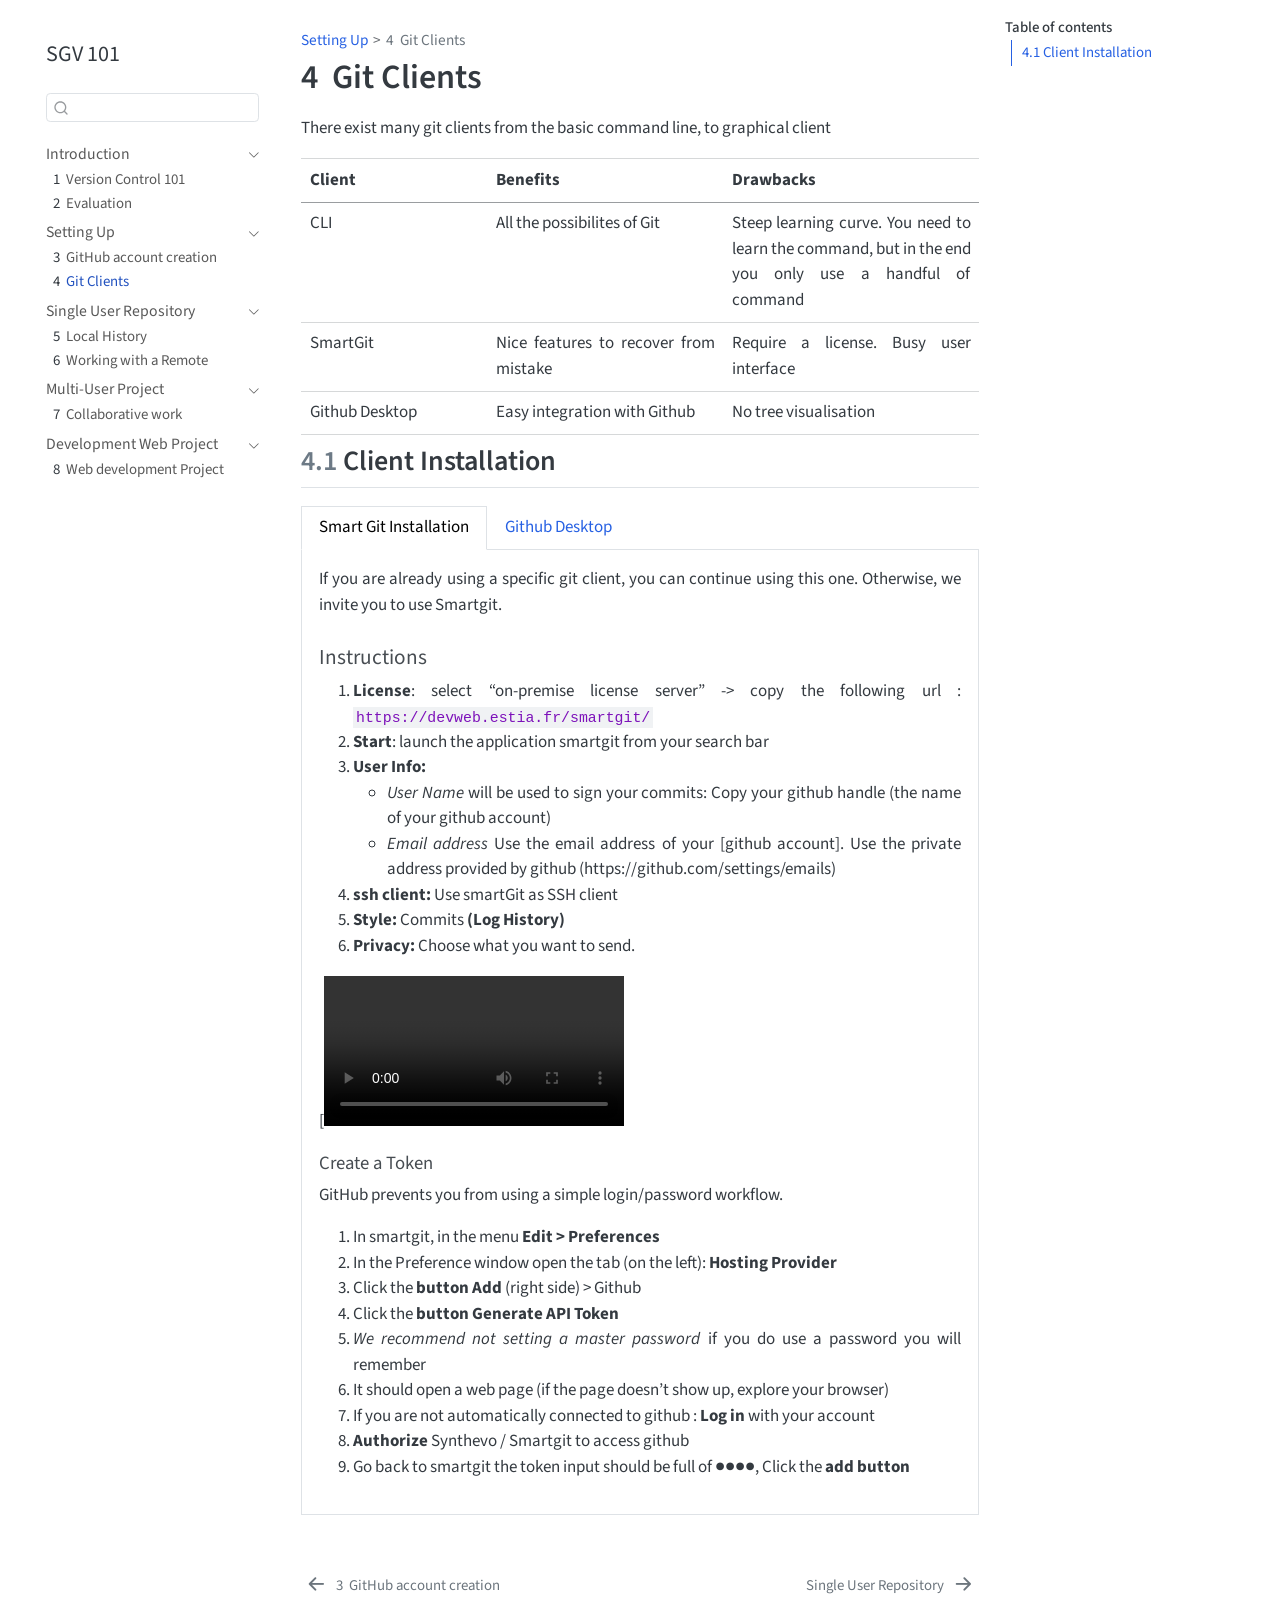
<file: activities/setup/Git_Clients.html>
<!DOCTYPE html>
<html xmlns="http://www.w3.org/1999/xhtml" lang="en" xml:lang="en"><head>

<meta charset="utf-8">
<meta name="generator" content="quarto-1.8.25">

<meta name="viewport" content="width=device-width, initial-scale=1.0, user-scalable=yes">


<title>4&nbsp; Git Clients – SGV 101</title>
<style>
code{white-space: pre-wrap;}
span.smallcaps{font-variant: small-caps;}
div.columns{display: flex; gap: min(4vw, 1.5em);}
div.column{flex: auto; overflow-x: auto;}
div.hanging-indent{margin-left: 1.5em; text-indent: -1.5em;}
ul.task-list{list-style: none;}
ul.task-list li input[type="checkbox"] {
  width: 0.8em;
  margin: 0 0.8em 0.2em -1em; /* quarto-specific, see https://github.com/quarto-dev/quarto-cli/issues/4556 */ 
  vertical-align: middle;
}
</style>


<script src="../../site_libs/quarto-nav/quarto-nav.js"></script>
<script src="../../site_libs/quarto-nav/headroom.min.js"></script>
<script src="../../site_libs/clipboard/clipboard.min.js"></script>
<script src="../../site_libs/quarto-search/autocomplete.umd.js"></script>
<script src="../../site_libs/quarto-search/fuse.min.js"></script>
<script src="../../site_libs/quarto-search/quarto-search.js"></script>
<meta name="quarto:offset" content="../../">
<link href="../../activities/class_1/Single-User-Project.html" rel="next">
<link href="../../activities/setup/Github_Account_Creation.html" rel="prev">
<script src="../../site_libs/quarto-html/quarto.js" type="module"></script>
<script src="../../site_libs/quarto-html/tabsets/tabsets.js" type="module"></script>
<script src="../../site_libs/quarto-html/axe/axe-check.js" type="module"></script>
<script src="../../site_libs/quarto-html/popper.min.js"></script>
<script src="../../site_libs/quarto-html/tippy.umd.min.js"></script>
<script src="../../site_libs/quarto-html/anchor.min.js"></script>
<link href="../../site_libs/quarto-html/tippy.css" rel="stylesheet">
<link href="../../site_libs/quarto-html/quarto-syntax-highlighting-7b89279ff1a6dce999919e0e67d4d9ec.css" rel="stylesheet" id="quarto-text-highlighting-styles">
<script src="../../site_libs/bootstrap/bootstrap.min.js"></script>
<link href="../../site_libs/bootstrap/bootstrap-icons.css" rel="stylesheet">
<link href="../../site_libs/bootstrap/bootstrap-27c261d06b905028a18691de25d09dde.min.css" rel="stylesheet" append-hash="true" id="quarto-bootstrap" data-mode="light">
<script id="quarto-search-options" type="application/json">{
  "location": "sidebar",
  "copy-button": false,
  "collapse-after": 3,
  "panel-placement": "start",
  "type": "textbox",
  "limit": 50,
  "keyboard-shortcut": [
    "f",
    "/",
    "s"
  ],
  "show-item-context": false,
  "language": {
    "search-no-results-text": "No results",
    "search-matching-documents-text": "matching documents",
    "search-copy-link-title": "Copy link to search",
    "search-hide-matches-text": "Hide additional matches",
    "search-more-match-text": "more match in this document",
    "search-more-matches-text": "more matches in this document",
    "search-clear-button-title": "Clear",
    "search-text-placeholder": "",
    "search-detached-cancel-button-title": "Cancel",
    "search-submit-button-title": "Submit",
    "search-label": "Search"
  }
}</script>


<link rel="stylesheet" href="../../styles.css">
</head>

<body class="nav-sidebar floating quarto-light">

<div id="quarto-search-results"></div>
  <header id="quarto-header" class="headroom fixed-top">
  <nav class="quarto-secondary-nav">
    <div class="container-fluid d-flex">
      <button type="button" class="quarto-btn-toggle btn" data-bs-toggle="collapse" role="button" data-bs-target=".quarto-sidebar-collapse-item" aria-controls="quarto-sidebar" aria-expanded="false" aria-label="Toggle sidebar navigation" onclick="if (window.quartoToggleHeadroom) { window.quartoToggleHeadroom(); }">
        <i class="bi bi-layout-text-sidebar-reverse"></i>
      </button>
        <nav class="quarto-page-breadcrumbs" aria-label="breadcrumb"><ol class="breadcrumb"><li class="breadcrumb-item"><a href="../../activities/setup/Github_Account_Creation.html">Setting Up</a></li><li class="breadcrumb-item"><a href="../../activities/setup/Git_Clients.html"><span class="chapter-number">4</span>&nbsp; <span class="chapter-title">Git Clients</span></a></li></ol></nav>
        <a class="flex-grow-1" role="navigation" data-bs-toggle="collapse" data-bs-target=".quarto-sidebar-collapse-item" aria-controls="quarto-sidebar" aria-expanded="false" aria-label="Toggle sidebar navigation" onclick="if (window.quartoToggleHeadroom) { window.quartoToggleHeadroom(); }">      
        </a>
      <button type="button" class="btn quarto-search-button" aria-label="Search" onclick="window.quartoOpenSearch();">
        <i class="bi bi-search"></i>
      </button>
    </div>
  </nav>
</header>
<!-- content -->
<div id="quarto-content" class="quarto-container page-columns page-rows-contents page-layout-article">
<!-- sidebar -->
  <nav id="quarto-sidebar" class="sidebar collapse collapse-horizontal quarto-sidebar-collapse-item sidebar-navigation floating overflow-auto">
    <div class="pt-lg-2 mt-2 text-left sidebar-header sidebar-header-stacked">
      <a href="../../index.html" class="sidebar-logo-link">
      </a>
    <div class="sidebar-title mb-0 py-0">
      <a href="../../">SGV 101</a> 
    </div>
      </div>
        <div class="mt-2 flex-shrink-0 align-items-center">
        <div class="sidebar-search">
        <div id="quarto-search" class="" title="Search"></div>
        </div>
        </div>
    <div class="sidebar-menu-container"> 
    <ul class="list-unstyled mt-1">
        <li class="sidebar-item sidebar-item-section">
      <div class="sidebar-item-container"> 
            <a class="sidebar-item-text sidebar-link text-start" data-bs-toggle="collapse" data-bs-target="#quarto-sidebar-section-1" role="navigation" aria-expanded="true">
 <span class="menu-text">Introduction</span></a>
          <a class="sidebar-item-toggle text-start" data-bs-toggle="collapse" data-bs-target="#quarto-sidebar-section-1" role="navigation" aria-expanded="true" aria-label="Toggle section">
            <i class="bi bi-chevron-right ms-2"></i>
          </a> 
      </div>
      <ul id="quarto-sidebar-section-1" class="collapse list-unstyled sidebar-section depth1 show">  
          <li class="sidebar-item">
  <div class="sidebar-item-container"> 
  <a href="../../index.html" class="sidebar-item-text sidebar-link">
 <span class="menu-text"><span class="chapter-number">1</span>&nbsp; <span class="chapter-title">Version Control 101</span></span></a>
  </div>
</li>
          <li class="sidebar-item">
  <div class="sidebar-item-container"> 
  <a href="../../evaluation.html" class="sidebar-item-text sidebar-link">
 <span class="menu-text"><span class="chapter-number">2</span>&nbsp; <span class="chapter-title">Evaluation</span></span></a>
  </div>
</li>
      </ul>
  </li>
        <li class="sidebar-item sidebar-item-section">
      <div class="sidebar-item-container"> 
            <a class="sidebar-item-text sidebar-link text-start" data-bs-toggle="collapse" data-bs-target="#quarto-sidebar-section-2" role="navigation" aria-expanded="true">
 <span class="menu-text">Setting Up</span></a>
          <a class="sidebar-item-toggle text-start" data-bs-toggle="collapse" data-bs-target="#quarto-sidebar-section-2" role="navigation" aria-expanded="true" aria-label="Toggle section">
            <i class="bi bi-chevron-right ms-2"></i>
          </a> 
      </div>
      <ul id="quarto-sidebar-section-2" class="collapse list-unstyled sidebar-section depth1 show">  
          <li class="sidebar-item">
  <div class="sidebar-item-container"> 
  <a href="../../activities/setup/Github_Account_Creation.html" class="sidebar-item-text sidebar-link">
 <span class="menu-text"><span class="chapter-number">3</span>&nbsp; <span class="chapter-title">GitHub account creation</span></span></a>
  </div>
</li>
          <li class="sidebar-item">
  <div class="sidebar-item-container"> 
  <a href="../../activities/setup/Git_Clients.html" class="sidebar-item-text sidebar-link active">
 <span class="menu-text"><span class="chapter-number">4</span>&nbsp; <span class="chapter-title">Git Clients</span></span></a>
  </div>
</li>
      </ul>
  </li>
        <li class="sidebar-item sidebar-item-section">
      <div class="sidebar-item-container"> 
            <a href="../../activities/class_1/Single-User-Project.html" class="sidebar-item-text sidebar-link">
 <span class="menu-text">Single User Repository</span></a>
          <a class="sidebar-item-toggle text-start" data-bs-toggle="collapse" data-bs-target="#quarto-sidebar-section-3" role="navigation" aria-expanded="true" aria-label="Toggle section">
            <i class="bi bi-chevron-right ms-2"></i>
          </a> 
      </div>
      <ul id="quarto-sidebar-section-3" class="collapse list-unstyled sidebar-section depth1 show">  
          <li class="sidebar-item">
  <div class="sidebar-item-container"> 
  <a href="../../activities/class_1/local-history.html" class="sidebar-item-text sidebar-link">
 <span class="menu-text"><span class="chapter-number">5</span>&nbsp; <span class="chapter-title">Local History</span></span></a>
  </div>
</li>
          <li class="sidebar-item">
  <div class="sidebar-item-container"> 
  <a href="../../activities/class_1/remote-history.html" class="sidebar-item-text sidebar-link">
 <span class="menu-text"><span class="chapter-number">6</span>&nbsp; <span class="chapter-title">Working with a Remote</span></span></a>
  </div>
</li>
      </ul>
  </li>
        <li class="sidebar-item sidebar-item-section">
      <div class="sidebar-item-container"> 
            <a class="sidebar-item-text sidebar-link text-start" data-bs-toggle="collapse" data-bs-target="#quarto-sidebar-section-4" role="navigation" aria-expanded="true">
 <span class="menu-text">Multi-User Project</span></a>
          <a class="sidebar-item-toggle text-start" data-bs-toggle="collapse" data-bs-target="#quarto-sidebar-section-4" role="navigation" aria-expanded="true" aria-label="Toggle section">
            <i class="bi bi-chevron-right ms-2"></i>
          </a> 
      </div>
      <ul id="quarto-sidebar-section-4" class="collapse list-unstyled sidebar-section depth1 show">  
          <li class="sidebar-item">
  <div class="sidebar-item-container"> 
  <a href="../../activities/class_1/collaborative-project.html" class="sidebar-item-text sidebar-link">
 <span class="menu-text"><span class="chapter-number">7</span>&nbsp; <span class="chapter-title">Collaborative work</span></span></a>
  </div>
</li>
      </ul>
  </li>
        <li class="sidebar-item sidebar-item-section">
      <div class="sidebar-item-container"> 
            <a class="sidebar-item-text sidebar-link text-start" data-bs-toggle="collapse" data-bs-target="#quarto-sidebar-section-5" role="navigation" aria-expanded="true">
 <span class="menu-text">Development Web Project</span></a>
          <a class="sidebar-item-toggle text-start" data-bs-toggle="collapse" data-bs-target="#quarto-sidebar-section-5" role="navigation" aria-expanded="true" aria-label="Toggle section">
            <i class="bi bi-chevron-right ms-2"></i>
          </a> 
      </div>
      <ul id="quarto-sidebar-section-5" class="collapse list-unstyled sidebar-section depth1 show">  
          <li class="sidebar-item">
  <div class="sidebar-item-container"> 
  <a href="../../activities/Multi-User-Projet.html" class="sidebar-item-text sidebar-link">
 <span class="menu-text"><span class="chapter-number">8</span>&nbsp; <span class="chapter-title">Web development Project</span></span></a>
  </div>
</li>
      </ul>
  </li>
    </ul>
    </div>
</nav>
<div id="quarto-sidebar-glass" class="quarto-sidebar-collapse-item" data-bs-toggle="collapse" data-bs-target=".quarto-sidebar-collapse-item"></div>
<!-- margin-sidebar -->
    <div id="quarto-margin-sidebar" class="sidebar margin-sidebar">
        <nav id="TOC" role="doc-toc" class="toc-active">
    <h2 id="toc-title">Table of contents</h2>
   
  <ul>
  <li><a href="#client-installation" id="toc-client-installation" class="nav-link active" data-scroll-target="#client-installation"><span class="header-section-number">4.1</span> Client Installation</a></li>
  </ul>
</nav>
    </div>
<!-- main -->
<main class="content" id="quarto-document-content">

<header id="title-block-header" class="quarto-title-block default"><nav class="quarto-page-breadcrumbs quarto-title-breadcrumbs d-none d-lg-block" aria-label="breadcrumb"><ol class="breadcrumb"><li class="breadcrumb-item"><a href="../../activities/setup/Github_Account_Creation.html">Setting Up</a></li><li class="breadcrumb-item"><a href="../../activities/setup/Git_Clients.html"><span class="chapter-number">4</span>&nbsp; <span class="chapter-title">Git Clients</span></a></li></ol></nav>
<div class="quarto-title">
<h1 class="title"><span class="chapter-number">4</span>&nbsp; <span class="chapter-title">Git Clients</span></h1>
</div>



<div class="quarto-title-meta">

    
  
    
  </div>
  


</header>


<p>There exist many git clients from the basic command line, to graphical client</p>
<table class="caption-top table">
<colgroup>
<col style="width: 27%">
<col style="width: 34%">
<col style="width: 37%">
</colgroup>
<thead>
<tr class="header">
<th>Client</th>
<th>Benefits</th>
<th>Drawbacks</th>
</tr>
</thead>
<tbody>
<tr class="odd">
<td>CLI</td>
<td>All the possibilites of Git</td>
<td>Steep learning curve. You need to learn the command, but in the end you only use a handful of command</td>
</tr>
<tr class="even">
<td>SmartGit</td>
<td>Nice features to recover from mistake</td>
<td>Require a license. Busy user interface</td>
</tr>
<tr class="odd">
<td>Github Desktop</td>
<td>Easy integration with Github</td>
<td>No tree visualisation</td>
</tr>
</tbody>
</table>
<section id="client-installation" class="level2" data-number="4.1">
<h2 data-number="4.1" class="anchored" data-anchor-id="client-installation"><span class="header-section-number">4.1</span> Client Installation</h2>
<div class="tabset-margin-container"></div><div class="panel-tabset">
<ul class="nav nav-tabs" role="tablist"><li class="nav-item" role="presentation"><a class="nav-link active" id="tabset-1-1-tab" data-bs-toggle="tab" data-bs-target="#tabset-1-1" role="tab" aria-controls="tabset-1-1" aria-selected="true" href="">Smart Git Installation</a></li><li class="nav-item" role="presentation"><a class="nav-link" id="tabset-1-2-tab" data-bs-toggle="tab" data-bs-target="#tabset-1-2" role="tab" aria-controls="tabset-1-2" aria-selected="false" href="">Github Desktop</a></li></ul>
<div class="tab-content">
<div id="tabset-1-1" class="tab-pane active" role="tabpanel" aria-labelledby="tabset-1-1-tab">
<p>If you are already using a specific git client, you can continue using this one. Otherwise, we invite you to use Smartgit.</p>
<section id="instructions" class="level4">
<h4 class="anchored" data-anchor-id="instructions">Instructions</h4>
<ol type="1">
<li><strong>License</strong>: select “on-premise license server” -&gt; copy the following url : <code>https://devweb.estia.fr/smartgit/</code></li>
<li><strong>Start</strong>: launch the application smartgit from your search bar</li>
<li><strong>User Info:</strong>
<ul>
<li><em>User Name</em> will be used to sign your commits: Copy your github handle (the name of your github account)</li>
<li><em>Email address</em> Use the email address of your [github account]. Use the private address provided by github (https://github.com/settings/emails)</li>
</ul></li>
<li><strong>ssh client:</strong> Use smartGit as SSH client</li>
<li><strong>Style:</strong> Commits <strong>(Log History)</strong></li>
<li><strong>Privacy:</strong> Choose what you want to send.</li>
</ol>
<p>[<video src="../../ressources/tutoSmartGit.m4v" class="img-fluid" controls=""><a href="../../ressources/tutoSmartGit.m4v">Video explaining how to install smartgit</a></video></p>
<section id="create-a-token" class="level5">
<h5 class="anchored" data-anchor-id="create-a-token">Create a Token</h5>
<p>GitHub prevents you from using a simple login/password workflow.</p>
<ol type="1">
<li>In smartgit, in the menu <strong>Edit &gt; Preferences </strong></li>
<li>In the Preference window open the tab (on the left): <strong>Hosting Provider</strong></li>
<li>Click the <strong>button Add</strong> (right side) &gt; Github</li>
<li>Click the <strong>button Generate API Token</strong></li>
<li><em>We recommend not setting a master password</em> if you do use a password you will remember</li>
<li>It should open a web page (if the page doesn’t show up, explore your browser)</li>
<li>If you are not automatically connected to github : <strong>Log in</strong> with your account</li>
<li><strong>Authorize</strong> Synthevo / Smartgit to access github</li>
<li>Go back to smartgit the token input should be full of ●●●●, Click the <strong>add button</strong></li>
</ol>
</section>
</section>
</div>
<div id="tabset-1-2" class="tab-pane" role="tabpanel" aria-labelledby="tabset-1-2-tab">
<p>Something Else</p>
</div>
</div>
</div>


</section>

</main> <!-- /main -->
<script id="quarto-html-after-body" type="application/javascript">
  window.document.addEventListener("DOMContentLoaded", function (event) {
    const icon = "";
    const anchorJS = new window.AnchorJS();
    anchorJS.options = {
      placement: 'right',
      icon: icon
    };
    anchorJS.add('.anchored');
    const isCodeAnnotation = (el) => {
      for (const clz of el.classList) {
        if (clz.startsWith('code-annotation-')) {                     
          return true;
        }
      }
      return false;
    }
    const onCopySuccess = function(e) {
      // button target
      const button = e.trigger;
      // don't keep focus
      button.blur();
      // flash "checked"
      button.classList.add('code-copy-button-checked');
      var currentTitle = button.getAttribute("title");
      button.setAttribute("title", "Copied!");
      let tooltip;
      if (window.bootstrap) {
        button.setAttribute("data-bs-toggle", "tooltip");
        button.setAttribute("data-bs-placement", "left");
        button.setAttribute("data-bs-title", "Copied!");
        tooltip = new bootstrap.Tooltip(button, 
          { trigger: "manual", 
            customClass: "code-copy-button-tooltip",
            offset: [0, -8]});
        tooltip.show();    
      }
      setTimeout(function() {
        if (tooltip) {
          tooltip.hide();
          button.removeAttribute("data-bs-title");
          button.removeAttribute("data-bs-toggle");
          button.removeAttribute("data-bs-placement");
        }
        button.setAttribute("title", currentTitle);
        button.classList.remove('code-copy-button-checked');
      }, 1000);
      // clear code selection
      e.clearSelection();
    }
    const getTextToCopy = function(trigger) {
      const outerScaffold = trigger.parentElement.cloneNode(true);
      const codeEl = outerScaffold.querySelector('code');
      for (const childEl of codeEl.children) {
        if (isCodeAnnotation(childEl)) {
          childEl.remove();
        }
      }
      return codeEl.innerText;
    }
    const clipboard = new window.ClipboardJS('.code-copy-button:not([data-in-quarto-modal])', {
      text: getTextToCopy
    });
    clipboard.on('success', onCopySuccess);
    if (window.document.getElementById('quarto-embedded-source-code-modal')) {
      const clipboardModal = new window.ClipboardJS('.code-copy-button[data-in-quarto-modal]', {
        text: getTextToCopy,
        container: window.document.getElementById('quarto-embedded-source-code-modal')
      });
      clipboardModal.on('success', onCopySuccess);
    }
      var localhostRegex = new RegExp(/^(?:http|https):\/\/localhost\:?[0-9]*\//);
      var mailtoRegex = new RegExp(/^mailto:/);
        var filterRegex = new RegExp('/' + window.location.host + '/');
      var isInternal = (href) => {
          return filterRegex.test(href) || localhostRegex.test(href) || mailtoRegex.test(href);
      }
      // Inspect non-navigation links and adorn them if external
     var links = window.document.querySelectorAll('a[href]:not(.nav-link):not(.navbar-brand):not(.toc-action):not(.sidebar-link):not(.sidebar-item-toggle):not(.pagination-link):not(.no-external):not([aria-hidden]):not(.dropdown-item):not(.quarto-navigation-tool):not(.about-link)');
      for (var i=0; i<links.length; i++) {
        const link = links[i];
        if (!isInternal(link.href)) {
          // undo the damage that might have been done by quarto-nav.js in the case of
          // links that we want to consider external
          if (link.dataset.originalHref !== undefined) {
            link.href = link.dataset.originalHref;
          }
        }
      }
    function tippyHover(el, contentFn, onTriggerFn, onUntriggerFn) {
      const config = {
        allowHTML: true,
        maxWidth: 500,
        delay: 100,
        arrow: false,
        appendTo: function(el) {
            return el.parentElement;
        },
        interactive: true,
        interactiveBorder: 10,
        theme: 'quarto',
        placement: 'bottom-start',
      };
      if (contentFn) {
        config.content = contentFn;
      }
      if (onTriggerFn) {
        config.onTrigger = onTriggerFn;
      }
      if (onUntriggerFn) {
        config.onUntrigger = onUntriggerFn;
      }
      window.tippy(el, config); 
    }
    const noterefs = window.document.querySelectorAll('a[role="doc-noteref"]');
    for (var i=0; i<noterefs.length; i++) {
      const ref = noterefs[i];
      tippyHover(ref, function() {
        // use id or data attribute instead here
        let href = ref.getAttribute('data-footnote-href') || ref.getAttribute('href');
        try { href = new URL(href).hash; } catch {}
        const id = href.replace(/^#\/?/, "");
        const note = window.document.getElementById(id);
        if (note) {
          return note.innerHTML;
        } else {
          return "";
        }
      });
    }
    const xrefs = window.document.querySelectorAll('a.quarto-xref');
    const processXRef = (id, note) => {
      // Strip column container classes
      const stripColumnClz = (el) => {
        el.classList.remove("page-full", "page-columns");
        if (el.children) {
          for (const child of el.children) {
            stripColumnClz(child);
          }
        }
      }
      stripColumnClz(note)
      if (id === null || id.startsWith('sec-')) {
        // Special case sections, only their first couple elements
        const container = document.createElement("div");
        if (note.children && note.children.length > 2) {
          container.appendChild(note.children[0].cloneNode(true));
          for (let i = 1; i < note.children.length; i++) {
            const child = note.children[i];
            if (child.tagName === "P" && child.innerText === "") {
              continue;
            } else {
              container.appendChild(child.cloneNode(true));
              break;
            }
          }
          if (window.Quarto?.typesetMath) {
            window.Quarto.typesetMath(container);
          }
          return container.innerHTML
        } else {
          if (window.Quarto?.typesetMath) {
            window.Quarto.typesetMath(note);
          }
          return note.innerHTML;
        }
      } else {
        // Remove any anchor links if they are present
        const anchorLink = note.querySelector('a.anchorjs-link');
        if (anchorLink) {
          anchorLink.remove();
        }
        if (window.Quarto?.typesetMath) {
          window.Quarto.typesetMath(note);
        }
        if (note.classList.contains("callout")) {
          return note.outerHTML;
        } else {
          return note.innerHTML;
        }
      }
    }
    for (var i=0; i<xrefs.length; i++) {
      const xref = xrefs[i];
      tippyHover(xref, undefined, function(instance) {
        instance.disable();
        let url = xref.getAttribute('href');
        let hash = undefined; 
        if (url.startsWith('#')) {
          hash = url;
        } else {
          try { hash = new URL(url).hash; } catch {}
        }
        if (hash) {
          const id = hash.replace(/^#\/?/, "");
          const note = window.document.getElementById(id);
          if (note !== null) {
            try {
              const html = processXRef(id, note.cloneNode(true));
              instance.setContent(html);
            } finally {
              instance.enable();
              instance.show();
            }
          } else {
            // See if we can fetch this
            fetch(url.split('#')[0])
            .then(res => res.text())
            .then(html => {
              const parser = new DOMParser();
              const htmlDoc = parser.parseFromString(html, "text/html");
              const note = htmlDoc.getElementById(id);
              if (note !== null) {
                const html = processXRef(id, note);
                instance.setContent(html);
              } 
            }).finally(() => {
              instance.enable();
              instance.show();
            });
          }
        } else {
          // See if we can fetch a full url (with no hash to target)
          // This is a special case and we should probably do some content thinning / targeting
          fetch(url)
          .then(res => res.text())
          .then(html => {
            const parser = new DOMParser();
            const htmlDoc = parser.parseFromString(html, "text/html");
            const note = htmlDoc.querySelector('main.content');
            if (note !== null) {
              // This should only happen for chapter cross references
              // (since there is no id in the URL)
              // remove the first header
              if (note.children.length > 0 && note.children[0].tagName === "HEADER") {
                note.children[0].remove();
              }
              const html = processXRef(null, note);
              instance.setContent(html);
            } 
          }).finally(() => {
            instance.enable();
            instance.show();
          });
        }
      }, function(instance) {
      });
    }
        let selectedAnnoteEl;
        const selectorForAnnotation = ( cell, annotation) => {
          let cellAttr = 'data-code-cell="' + cell + '"';
          let lineAttr = 'data-code-annotation="' +  annotation + '"';
          const selector = 'span[' + cellAttr + '][' + lineAttr + ']';
          return selector;
        }
        const selectCodeLines = (annoteEl) => {
          const doc = window.document;
          const targetCell = annoteEl.getAttribute("data-target-cell");
          const targetAnnotation = annoteEl.getAttribute("data-target-annotation");
          const annoteSpan = window.document.querySelector(selectorForAnnotation(targetCell, targetAnnotation));
          const lines = annoteSpan.getAttribute("data-code-lines").split(",");
          const lineIds = lines.map((line) => {
            return targetCell + "-" + line;
          })
          let top = null;
          let height = null;
          let parent = null;
          if (lineIds.length > 0) {
              //compute the position of the single el (top and bottom and make a div)
              const el = window.document.getElementById(lineIds[0]);
              top = el.offsetTop;
              height = el.offsetHeight;
              parent = el.parentElement.parentElement;
            if (lineIds.length > 1) {
              const lastEl = window.document.getElementById(lineIds[lineIds.length - 1]);
              const bottom = lastEl.offsetTop + lastEl.offsetHeight;
              height = bottom - top;
            }
            if (top !== null && height !== null && parent !== null) {
              // cook up a div (if necessary) and position it 
              let div = window.document.getElementById("code-annotation-line-highlight");
              if (div === null) {
                div = window.document.createElement("div");
                div.setAttribute("id", "code-annotation-line-highlight");
                div.style.position = 'absolute';
                parent.appendChild(div);
              }
              div.style.top = top - 2 + "px";
              div.style.height = height + 4 + "px";
              div.style.left = 0;
              let gutterDiv = window.document.getElementById("code-annotation-line-highlight-gutter");
              if (gutterDiv === null) {
                gutterDiv = window.document.createElement("div");
                gutterDiv.setAttribute("id", "code-annotation-line-highlight-gutter");
                gutterDiv.style.position = 'absolute';
                const codeCell = window.document.getElementById(targetCell);
                const gutter = codeCell.querySelector('.code-annotation-gutter');
                gutter.appendChild(gutterDiv);
              }
              gutterDiv.style.top = top - 2 + "px";
              gutterDiv.style.height = height + 4 + "px";
            }
            selectedAnnoteEl = annoteEl;
          }
        };
        const unselectCodeLines = () => {
          const elementsIds = ["code-annotation-line-highlight", "code-annotation-line-highlight-gutter"];
          elementsIds.forEach((elId) => {
            const div = window.document.getElementById(elId);
            if (div) {
              div.remove();
            }
          });
          selectedAnnoteEl = undefined;
        };
          // Handle positioning of the toggle
      window.addEventListener(
        "resize",
        throttle(() => {
          elRect = undefined;
          if (selectedAnnoteEl) {
            selectCodeLines(selectedAnnoteEl);
          }
        }, 10)
      );
      function throttle(fn, ms) {
      let throttle = false;
      let timer;
        return (...args) => {
          if(!throttle) { // first call gets through
              fn.apply(this, args);
              throttle = true;
          } else { // all the others get throttled
              if(timer) clearTimeout(timer); // cancel #2
              timer = setTimeout(() => {
                fn.apply(this, args);
                timer = throttle = false;
              }, ms);
          }
        };
      }
        // Attach click handler to the DT
        const annoteDls = window.document.querySelectorAll('dt[data-target-cell]');
        for (const annoteDlNode of annoteDls) {
          annoteDlNode.addEventListener('click', (event) => {
            const clickedEl = event.target;
            if (clickedEl !== selectedAnnoteEl) {
              unselectCodeLines();
              const activeEl = window.document.querySelector('dt[data-target-cell].code-annotation-active');
              if (activeEl) {
                activeEl.classList.remove('code-annotation-active');
              }
              selectCodeLines(clickedEl);
              clickedEl.classList.add('code-annotation-active');
            } else {
              // Unselect the line
              unselectCodeLines();
              clickedEl.classList.remove('code-annotation-active');
            }
          });
        }
    const findCites = (el) => {
      const parentEl = el.parentElement;
      if (parentEl) {
        const cites = parentEl.dataset.cites;
        if (cites) {
          return {
            el,
            cites: cites.split(' ')
          };
        } else {
          return findCites(el.parentElement)
        }
      } else {
        return undefined;
      }
    };
    var bibliorefs = window.document.querySelectorAll('a[role="doc-biblioref"]');
    for (var i=0; i<bibliorefs.length; i++) {
      const ref = bibliorefs[i];
      const citeInfo = findCites(ref);
      if (citeInfo) {
        tippyHover(citeInfo.el, function() {
          var popup = window.document.createElement('div');
          citeInfo.cites.forEach(function(cite) {
            var citeDiv = window.document.createElement('div');
            citeDiv.classList.add('hanging-indent');
            citeDiv.classList.add('csl-entry');
            var biblioDiv = window.document.getElementById('ref-' + cite);
            if (biblioDiv) {
              citeDiv.innerHTML = biblioDiv.innerHTML;
            }
            popup.appendChild(citeDiv);
          });
          return popup.innerHTML;
        });
      }
    }
  });
  </script>
<nav class="page-navigation">
  <div class="nav-page nav-page-previous">
      <a href="../../activities/setup/Github_Account_Creation.html" class="pagination-link" aria-label="GitHub account creation">
        <i class="bi bi-arrow-left-short"></i> <span class="nav-page-text"><span class="chapter-number">3</span>&nbsp; <span class="chapter-title">GitHub account creation</span></span>
      </a>          
  </div>
  <div class="nav-page nav-page-next">
      <a href="../../activities/class_1/Single-User-Project.html" class="pagination-link" aria-label="Single User Repository">
        <span class="nav-page-text">Single User Repository</span> <i class="bi bi-arrow-right-short"></i>
      </a>
  </div>
</nav>
</div> <!-- /content -->




</body></html>
</file>
<file: site_libs/quarto-html/tippy.css>
.tippy-box[data-animation=fade][data-state=hidden]{opacity:0}[data-tippy-root]{max-width:calc(100vw - 10px)}.tippy-box{position:relative;background-color:#333;color:#fff;border-radius:4px;font-size:14px;line-height:1.4;white-space:normal;outline:0;transition-property:transform,visibility,opacity}.tippy-box[data-placement^=top]>.tippy-arrow{bottom:0}.tippy-box[data-placement^=top]>.tippy-arrow:before{bottom:-7px;left:0;border-width:8px 8px 0;border-top-color:initial;transform-origin:center top}.tippy-box[data-placement^=bottom]>.tippy-arrow{top:0}.tippy-box[data-placement^=bottom]>.tippy-arrow:before{top:-7px;left:0;border-width:0 8px 8px;border-bottom-color:initial;transform-origin:center bottom}.tippy-box[data-placement^=left]>.tippy-arrow{right:0}.tippy-box[data-placement^=left]>.tippy-arrow:before{border-width:8px 0 8px 8px;border-left-color:initial;right:-7px;transform-origin:center left}.tippy-box[data-placement^=right]>.tippy-arrow{left:0}.tippy-box[data-placement^=right]>.tippy-arrow:before{left:-7px;border-width:8px 8px 8px 0;border-right-color:initial;transform-origin:center right}.tippy-box[data-inertia][data-state=visible]{transition-timing-function:cubic-bezier(.54,1.5,.38,1.11)}.tippy-arrow{width:16px;height:16px;color:#333}.tippy-arrow:before{content:"";position:absolute;border-color:transparent;border-style:solid}.tippy-content{position:relative;padding:5px 9px;z-index:1}
</file>
<file: site_libs/quarto-html/quarto-syntax-highlighting-7b89279ff1a6dce999919e0e67d4d9ec.css>
/* quarto syntax highlight colors */
:root {
  --quarto-hl-ot-color: #003B4F;
  --quarto-hl-at-color: #657422;
  --quarto-hl-ss-color: #20794D;
  --quarto-hl-an-color: #5E5E5E;
  --quarto-hl-fu-color: #4758AB;
  --quarto-hl-st-color: #20794D;
  --quarto-hl-cf-color: #003B4F;
  --quarto-hl-op-color: #5E5E5E;
  --quarto-hl-er-color: #AD0000;
  --quarto-hl-bn-color: #AD0000;
  --quarto-hl-al-color: #AD0000;
  --quarto-hl-va-color: #111111;
  --quarto-hl-bu-color: inherit;
  --quarto-hl-ex-color: inherit;
  --quarto-hl-pp-color: #AD0000;
  --quarto-hl-in-color: #5E5E5E;
  --quarto-hl-vs-color: #20794D;
  --quarto-hl-wa-color: #5E5E5E;
  --quarto-hl-do-color: #5E5E5E;
  --quarto-hl-im-color: #00769E;
  --quarto-hl-ch-color: #20794D;
  --quarto-hl-dt-color: #AD0000;
  --quarto-hl-fl-color: #AD0000;
  --quarto-hl-co-color: #5E5E5E;
  --quarto-hl-cv-color: #5E5E5E;
  --quarto-hl-cn-color: #8f5902;
  --quarto-hl-sc-color: #5E5E5E;
  --quarto-hl-dv-color: #AD0000;
  --quarto-hl-kw-color: #003B4F;
}

/* other quarto variables */
:root {
  --quarto-font-monospace: SFMono-Regular, Menlo, Monaco, Consolas, "Liberation Mono", "Courier New", monospace;
}

/* syntax highlight based on Pandoc's rules */
pre > code.sourceCode > span {
  color: #003B4F;
}

code.sourceCode > span {
  color: #003B4F;
}

div.sourceCode,
div.sourceCode pre.sourceCode {
  color: #003B4F;
}

/* Normal */
code span {
  color: #003B4F;
}

/* Alert */
code span.al {
  color: #AD0000;
  font-style: inherit;
}

/* Annotation */
code span.an {
  color: #5E5E5E;
  font-style: inherit;
}

/* Attribute */
code span.at {
  color: #657422;
  font-style: inherit;
}

/* BaseN */
code span.bn {
  color: #AD0000;
  font-style: inherit;
}

/* BuiltIn */
code span.bu {
  font-style: inherit;
}

/* ControlFlow */
code span.cf {
  color: #003B4F;
  font-weight: bold;
  font-style: inherit;
}

/* Char */
code span.ch {
  color: #20794D;
  font-style: inherit;
}

/* Constant */
code span.cn {
  color: #8f5902;
  font-style: inherit;
}

/* Comment */
code span.co {
  color: #5E5E5E;
  font-style: inherit;
}

/* CommentVar */
code span.cv {
  color: #5E5E5E;
  font-style: italic;
}

/* Documentation */
code span.do {
  color: #5E5E5E;
  font-style: italic;
}

/* DataType */
code span.dt {
  color: #AD0000;
  font-style: inherit;
}

/* DecVal */
code span.dv {
  color: #AD0000;
  font-style: inherit;
}

/* Error */
code span.er {
  color: #AD0000;
  font-style: inherit;
}

/* Extension */
code span.ex {
  font-style: inherit;
}

/* Float */
code span.fl {
  color: #AD0000;
  font-style: inherit;
}

/* Function */
code span.fu {
  color: #4758AB;
  font-style: inherit;
}

/* Import */
code span.im {
  color: #00769E;
  font-style: inherit;
}

/* Information */
code span.in {
  color: #5E5E5E;
  font-style: inherit;
}

/* Keyword */
code span.kw {
  color: #003B4F;
  font-weight: bold;
  font-style: inherit;
}

/* Operator */
code span.op {
  color: #5E5E5E;
  font-style: inherit;
}

/* Other */
code span.ot {
  color: #003B4F;
  font-style: inherit;
}

/* Preprocessor */
code span.pp {
  color: #AD0000;
  font-style: inherit;
}

/* SpecialChar */
code span.sc {
  color: #5E5E5E;
  font-style: inherit;
}

/* SpecialString */
code span.ss {
  color: #20794D;
  font-style: inherit;
}

/* String */
code span.st {
  color: #20794D;
  font-style: inherit;
}

/* Variable */
code span.va {
  color: #111111;
  font-style: inherit;
}

/* VerbatimString */
code span.vs {
  color: #20794D;
  font-style: inherit;
}

/* Warning */
code span.wa {
  color: #5E5E5E;
  font-style: italic;
}

.prevent-inlining {
  content: "</";
}

/*# sourceMappingURL=3944bc705cfaf4c80e56f77c5205168a.css.map */
</file>
<file: styles.css>
/* css styles */
body {
  text-align: justify;
}
</file>
<file: site_libs/quarto-diagram/mermaid.css>
.mermaidTooltip {
  position: absolute;
  text-align: center;
  max-width: 200px;
  padding: 2px;
  font-family: "trebuchet ms", verdana, arial;
  font-size: 12px;
  background: #ffffde;
  border: 1px solid #aaaa33;
  border-radius: 2px;
  pointer-events: none;
  z-index: 1000;
}
</file>
